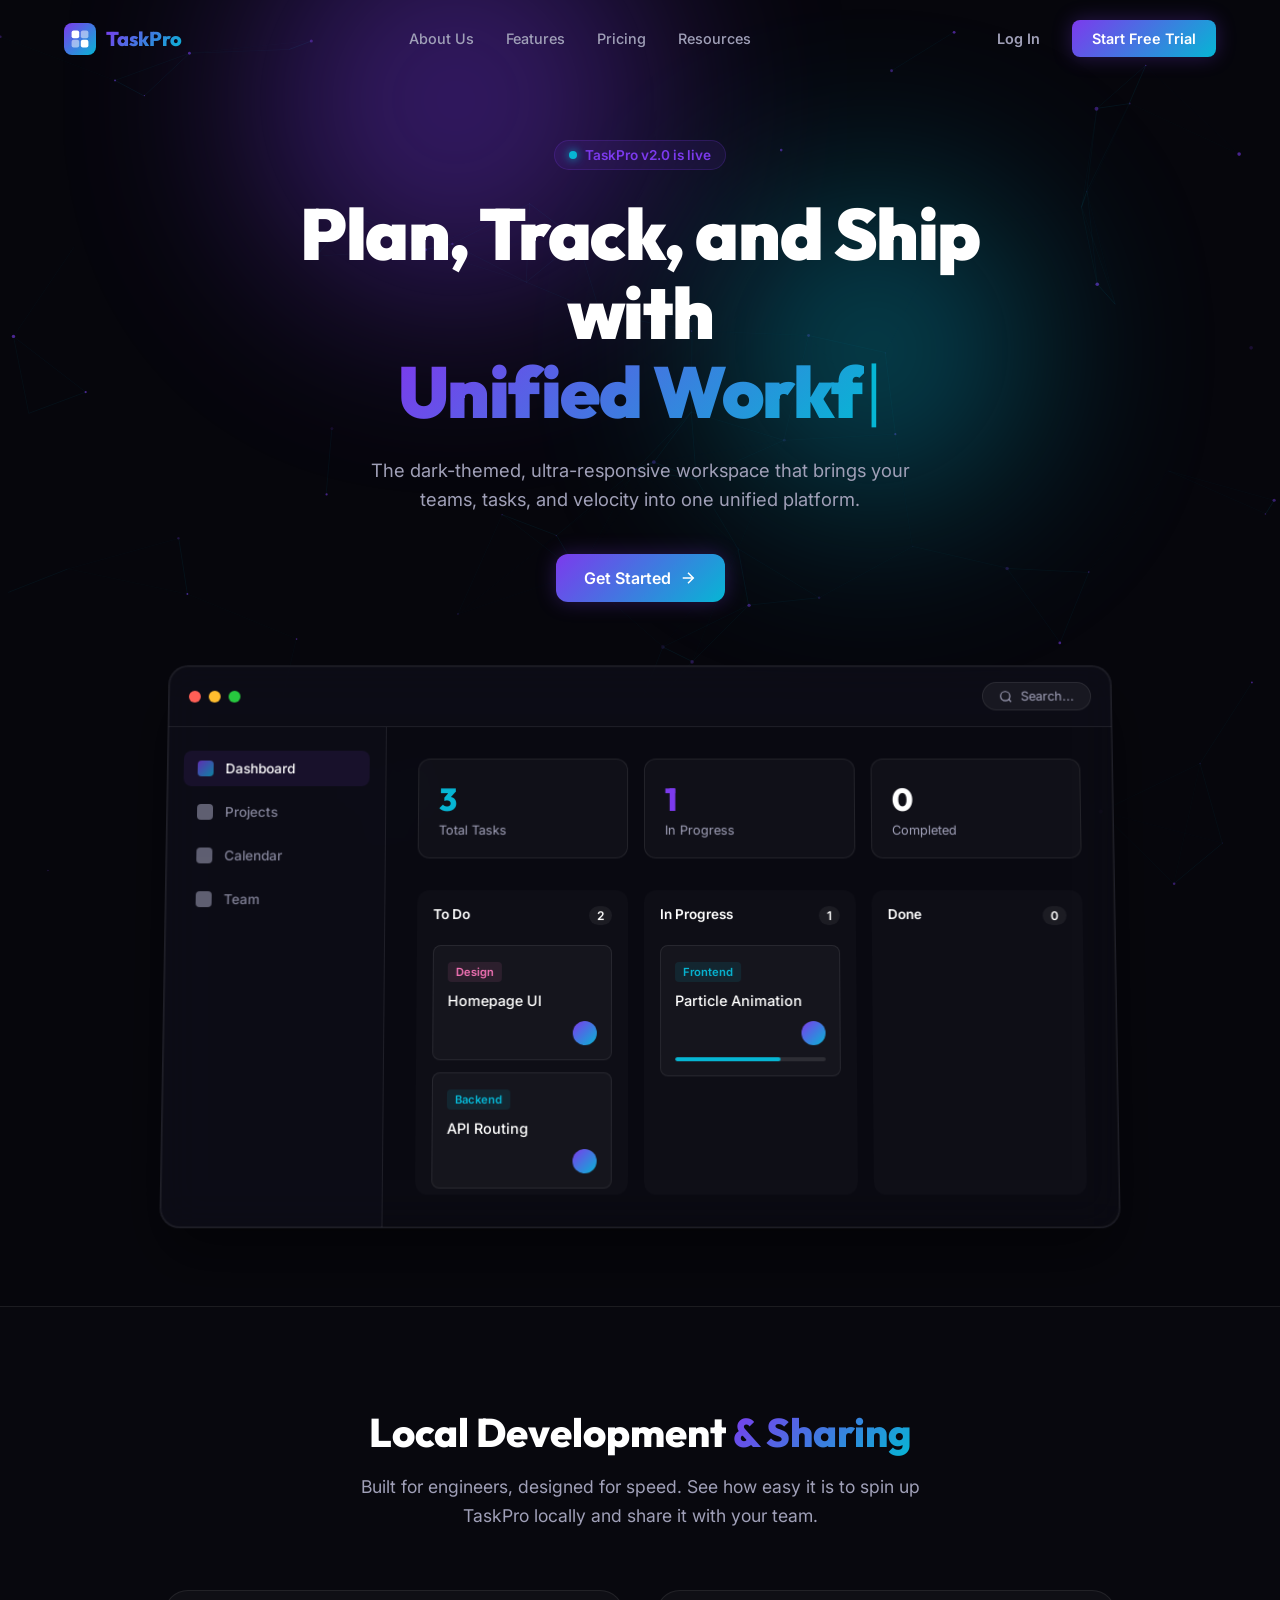
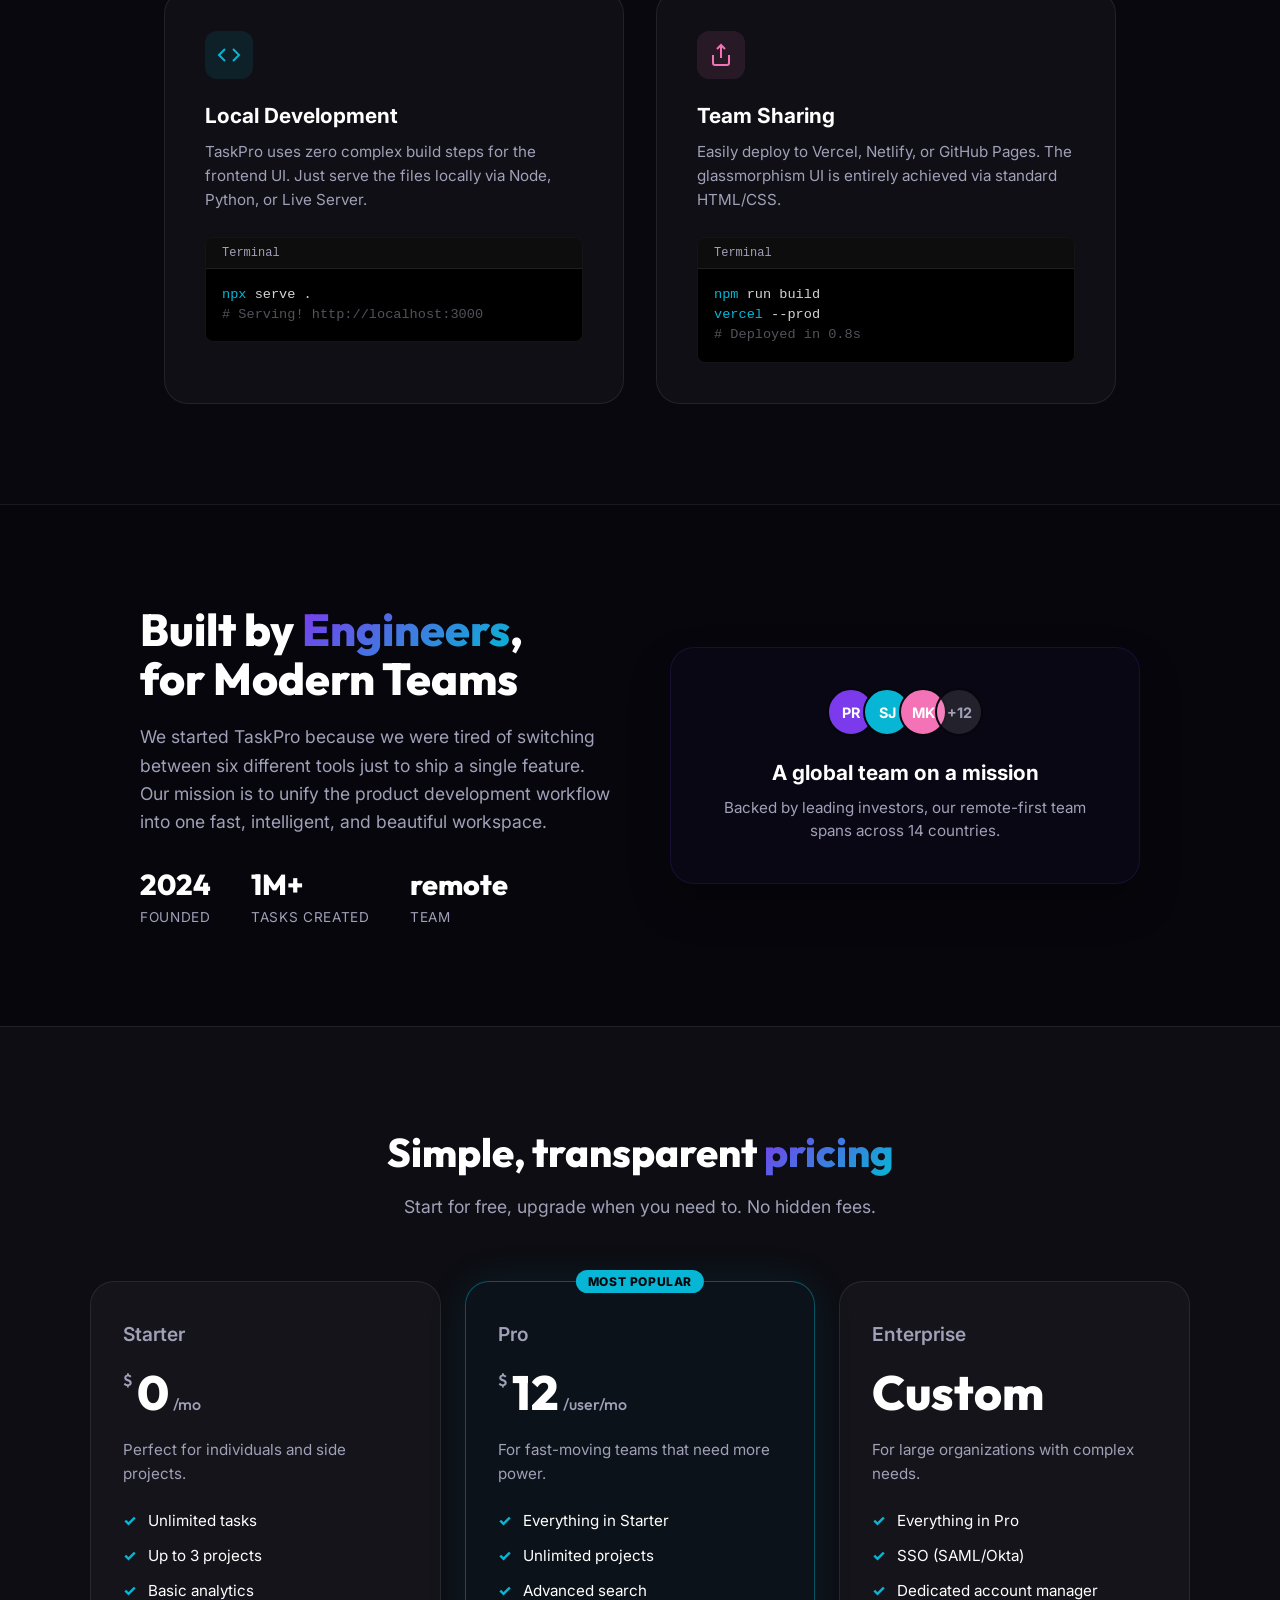
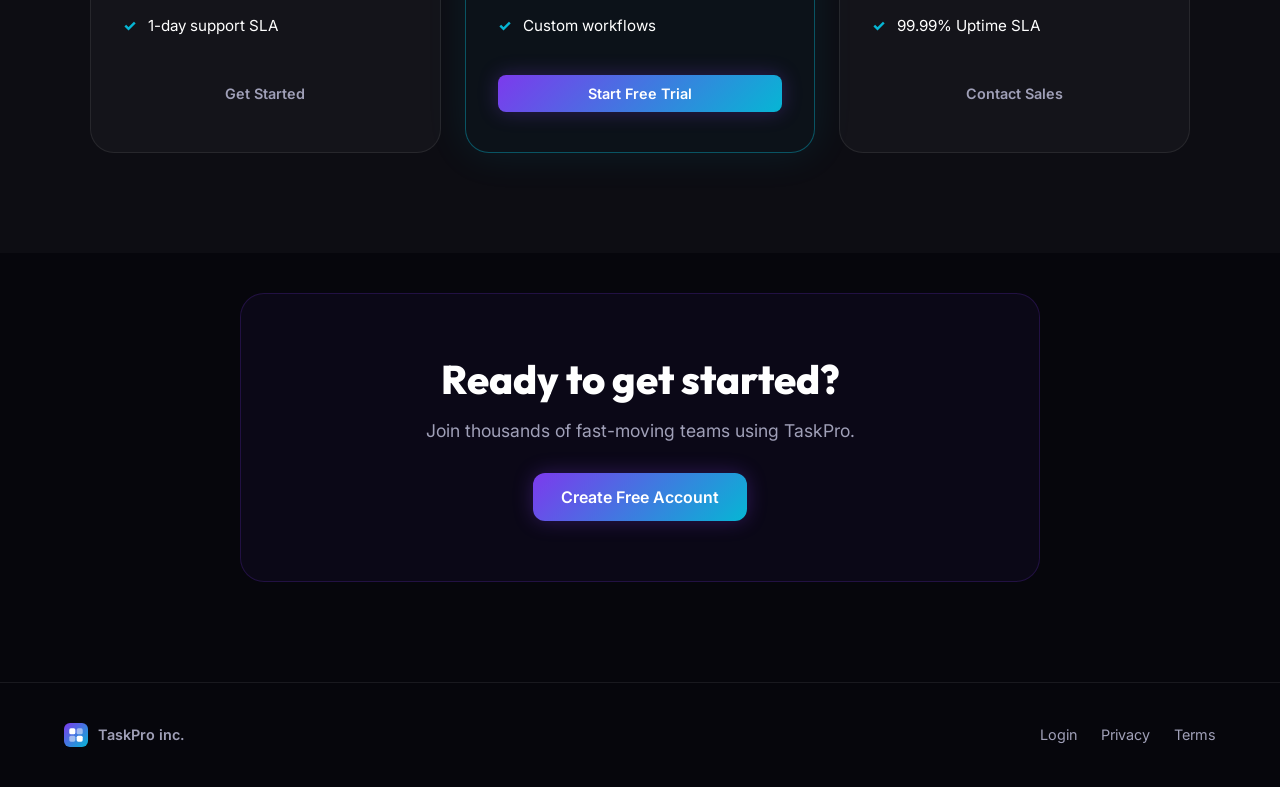
<file: index.html>
<!DOCTYPE html>
<html lang="en">
<head>
  <meta charset="UTF-8">
  <meta name="viewport" content="width=device-width, initial-scale=1.0">
  <title>TaskPro — Task Management</title>
  <link rel="stylesheet" href="css/style.css">
  <link rel="icon" href="data:image/svg+xml,<svg xmlns='http://www.w3.org/2000/svg' viewBox='0 0 100 100'><rect x='8' y='8' width='38' height='38' rx='10' fill='%237c3aed'/><rect x='54' y='8' width='38' height='38' rx='10' fill='%237c3aed' opacity='0.5'/><rect x='8' y='54' width='38' height='38' rx='10' fill='%237c3aed' opacity='0.5'/><rect x='54' y='54' width='38' height='38' rx='10' fill='%237c3aed'/></svg>">
</head>
<body>

  <!-- ========== PARTICLES BACKGROUND ========== -->
  <canvas id="hero-particles" class="particles-bg"></canvas>

  <!-- ========== NAVBAR ========== -->
  <nav class="navbar" id="navbar">
    <div class="nav-container">
      <a href="#" class="brand">
        <div class="logo-icon">
          <svg viewBox="0 0 100 100" fill="none" width="20" height="20">
            <rect x="8" y="8" width="38" height="38" rx="10" fill="white"/>
            <rect x="54" y="8" width="38" height="38" rx="10" fill="white" opacity="0.5"/>
            <rect x="8" y="54" width="38" height="38" rx="10" fill="white" opacity="0.5"/>
            <rect x="54" y="54" width="38" height="38" rx="10" fill="white"/>
          </svg>
        </div>
        <span class="brand-text">TaskPro</span>
      </a>
      <div class="nav-links">
        <a href="#about" class="nav-link">About Us</a>
        <a href="#features" class="nav-link">Features</a>
        <a href="#pricing" class="nav-link">Pricing</a>
        <a href="#dev" class="nav-link">Resources</a>
      </div>
      <div class="nav-actions">
        <a href="login.html" class="btn btn-ghost">Log In</a>
        <a href="login.html" class="btn btn-primary">Start Free Trial</a>
      </div>
    </div>
  </nav>

  <!-- ========== HERO SECTION ========== -->
  <section class="hero">
    <div class="hero-glow hero-glow-1"></div>
    <div class="hero-glow hero-glow-2"></div>
    
    <div class="hero-content reveal">
      <div class="badge">
        <span class="badge-dot"></span>
        TaskPro v2.0 is live
      </div>
      
      <h1>
        Plan, Track, and Ship with<br>
        <span class="gradient-text type-effect" id="typewriter"></span><span class="cursor">|</span>
      </h1>
      
      <p class="hero-p">
        The dark-themed, ultra-responsive workspace that brings your teams, tasks, and velocity into one unified platform.
      </p>
      
      <div class="hero-cta">
        <a href="login.html" class="btn btn-primary btn-lg shine-effect">
          Get Started
          <svg width="18" height="18" viewBox="0 0 24 24" fill="none" stroke="currentColor" stroke-width="2"><path d="M5 12h14"/><path d="m12 5 7 7-7 7"/></svg>
        </a>
      </div>
    </div>

    <!-- CSS-BASED DASHBOARD MOCKUP -->
    <div class="mockup-wrapper reveal fade-up-delay" id="features">
      <div class="dashboard-mockup glass-panel">
        <div class="mockup-header">
          <div class="mac-controls"><span></span><span></span><span></span></div>
          <div class="mockup-search"><svg width="14" height="14" viewBox="0 0 24 24" fill="none" stroke="currentColor" stroke-width="2"><circle cx="11" cy="11" r="8"/><line x1="21" y1="21" x2="16.65" y2="16.65"/></svg> Search...</div>
        </div>
        
        <div class="mockup-body">
          <div class="mockup-sidebar">
            <div class="sidebar-item active"><div class="s-icon"></div> Dashboard</div>
            <div class="sidebar-item"><div class="s-icon"></div> Projects</div>
            <div class="sidebar-item"><div class="s-icon"></div> Calendar</div>
            <div class="sidebar-item"><div class="s-icon"></div> Team</div>
          </div>
          
          <div class="mockup-content">
            <div class="mockup-stats">
              <div class="m-stat"><div class="m-stat-val">3</div><div class="m-stat-label">Total Tasks</div></div>
              <div class="m-stat"><div class="m-stat-val">1</div><div class="m-stat-label">In Progress</div></div>
              <div class="m-stat"><div class="m-stat-val">0</div><div class="m-stat-label">Completed</div></div>
            </div>
            
            <div class="mockup-kanban">
              <div class="m-col">
                <div class="m-col-header">To Do <span class="m-count">2</span></div>
                <div class="m-card">
                  <div class="m-card-tag t-design">Design</div>
                  <div class="m-card-title">Homepage UI</div>
                  <div class="m-card-footer"><div class="m-avatar"></div></div>
                </div>
                <div class="m-card">
                  <div class="m-card-tag t-dev">Backend</div>
                  <div class="m-card-title">API Routing</div>
                  <div class="m-card-footer"><div class="m-avatar"></div></div>
                </div>
              </div>
              
              <div class="m-col">
                <div class="m-col-header">In Progress <span class="m-count">1</span></div>
                <div class="m-card">
                  <div class="m-card-tag t-dev">Frontend</div>
                  <div class="m-card-title">Particle Animation</div>
                  <div class="m-card-footer"><div class="m-avatar"></div></div>
                  <div class="m-progress"><div class="m-bar" style="width: 70%"></div></div>
                </div>
              </div>
              
              <div class="m-col">
                <div class="m-col-header">Done <span class="m-count">0</span></div>
              </div>
            </div>
          </div>
        </div>
      </div>
    </div>
  </section>

  <!-- ========== DEV INSTRUCTIONS SECTION ========== -->
  <section class="dev-section" id="dev">
    <div class="container">
      <div class="section-heading reveal">
        <h2>Local Development <span class="gradient-text">& Sharing</span></h2>
        <p>Built for engineers, designed for speed. See how easy it is to spin up TaskPro locally and share it with your team.</p>
      </div>
      
      <div class="dev-grid">
        <div class="glass-card reveal">
          <div class="card-icon cyan">
            <svg width="24" height="24" viewBox="0 0 24 24" fill="none" stroke="currentColor" stroke-width="2"><polyline points="16 18 22 12 16 6"/><polyline points="8 6 2 12 8 18"/></svg>
          </div>
          <h3>Local Development</h3>
          <p>TaskPro uses zero complex build steps for the frontend UI. Just serve the files locally via Node, Python, or Live Server.</p>
          <div class="code-block">
            <div class="code-header">Terminal</div>
            <code><span class="cmd">npx</span> serve .<br><span class="comment"># Serving! http://localhost:3000</span></code>
          </div>
        </div>
        
        <div class="glass-card reveal fade-delay">
          <div class="card-icon pink">
            <svg width="24" height="24" viewBox="0 0 24 24" fill="none" stroke="currentColor" stroke-width="2"><path d="M4 12v8a2 2 0 0 0 2 2h12a2 2 0 0 0 2-2v-8"/><polyline points="16 6 12 2 8 6"/><line x1="12" y1="2" x2="12" y2="15"/></svg>
          </div>
          <h3>Team Sharing</h3>
          <p>Easily deploy to Vercel, Netlify, or GitHub Pages. The glassmorphism UI is entirely achieved via standard HTML/CSS.</p>
          <div class="code-block">
            <div class="code-header">Terminal</div>
            <code><span class="cmd">npm</span> run build<br><span class="cmd">vercel</span> --prod<br><span class="comment"># Deployed in 0.8s</span></code>
          </div>
        </div>
      </div>
    </div>
  </section>

  <!-- ========== ABOUT US SECTION ========== -->
  <section class="about-section" id="about">
    <div class="container">
      <div class="about-grid">
        <div class="about-content reveal">
          <h2>Built by <span class="gradient-text">Engineers</span>,<br>for Modern Teams</h2>
          <p>We started TaskPro because we were tired of switching between six different tools just to ship a single feature. Our mission is to unify the product development workflow into one fast, intelligent, and beautiful workspace.</p>
          <div class="about-stats">
            <div class="a-stat"><strong>2024</strong><span>Founded</span></div>
            <div class="a-stat"><strong>1M+</strong><span>Tasks Created</span></div>
            <div class="a-stat"><strong>remote</strong><span>Team</span></div>
          </div>
        </div>
        <div class="about-image reveal fade-delay">
          <div class="glass-panel team-panel">
            <div class="team-avatars">
              <div class="t-avt bg-purple">PR</div>
              <div class="t-avt bg-cyan">SJ</div>
              <div class="t-avt bg-pink">MK</div>
              <div class="t-avt bg-dark">+12</div>
            </div>
            <h3>A global team on a mission</h3>
            <p>Backed by leading investors, our remote-first team spans across 14 countries.</p>
          </div>
        </div>
      </div>
    </div>
  </section>

  <!-- ========== PRICING SECTION ========== -->
  <section class="pricing-section" id="pricing">
    <div class="container">
      <div class="section-heading reveal">
        <h2>Simple, transparent <span class="gradient-text">pricing</span></h2>
        <p>Start for free, upgrade when you need to. No hidden fees.</p>
      </div>
      
      <div class="pricing-grid">
        <div class="price-card glass-card reveal">
          <h3>Starter</h3>
          <div class="price"><span>$</span>0<span class="period">/mo</span></div>
          <p class="p-desc">Perfect for individuals and side projects.</p>
          <ul class="p-features">
            <li>Unlimited tasks</li>
            <li>Up to 3 projects</li>
            <li>Basic analytics</li>
            <li>1-day support SLA</li>
          </ul>
          <a href="#" class="btn btn-ghost btn-block">Get Started</a>
        </div>
        
        <div class="price-card glass-card popular reveal fade-delay">
          <div class="popular-badge">Most Popular</div>
          <h3>Pro</h3>
          <div class="price"><span>$</span>12<span class="period">/user/mo</span></div>
          <p class="p-desc">For fast-moving teams that need more power.</p>
          <ul class="p-features">
            <li>Everything in Starter</li>
            <li>Unlimited projects</li>
            <li>Advanced search</li>
            <li>Custom workflows</li>
          </ul>
          <a href="#" class="btn btn-primary btn-block">Start Free Trial</a>
        </div>
        
        <div class="price-card glass-card reveal fade-up-delay">
          <h3>Enterprise</h3>
          <div class="price">Custom</div>
          <p class="p-desc">For large organizations with complex needs.</p>
          <ul class="p-features">
            <li>Everything in Pro</li>
            <li>SSO (SAML/Okta)</li>
            <li>Dedicated account manager</li>
            <li>99.99% Uptime SLA</li>
          </ul>
          <a href="#" class="btn btn-ghost btn-block">Contact Sales</a>
        </div>
      </div>
    </div>
  </section>

  <!-- ========== CTA SECTION ========== -->
  <section class="cta-section reveal">
    <div class="cta-box glass-panel">
      <h2>Ready to get started?</h2>
      <p>Join thousands of fast-moving teams using TaskPro.</p>
      <a href="login.html" class="btn btn-primary btn-lg">Create Free Account</a>
    </div>
  </section>

  <!-- ========== FOOTER ========== -->
  <footer>
    <div class="container footer-content">
      <div class="footer-brand">
        <div class="logo-icon sm">
          <svg viewBox="0 0 100 100" fill="none" width="16" height="16">
            <rect x="8" y="8" width="38" height="38" rx="10" fill="white"/>
            <rect x="54" y="8" width="38" height="38" rx="10" fill="white" opacity="0.5"/>
            <rect x="8" y="54" width="38" height="38" rx="10" fill="white" opacity="0.5"/>
            <rect x="54" y="54" width="38" height="38" rx="10" fill="white"/>
          </svg>
        </div>
        <span>TaskPro inc.</span>
      </div>
      <div class="footer-links">
        <a href="login.html">Login</a>
        <a href="#">Privacy</a>
        <a href="#">Terms</a>
      </div>
    </div>
  </footer>

  <script src="js/main.js"></script>
</body>
</html>
</file>
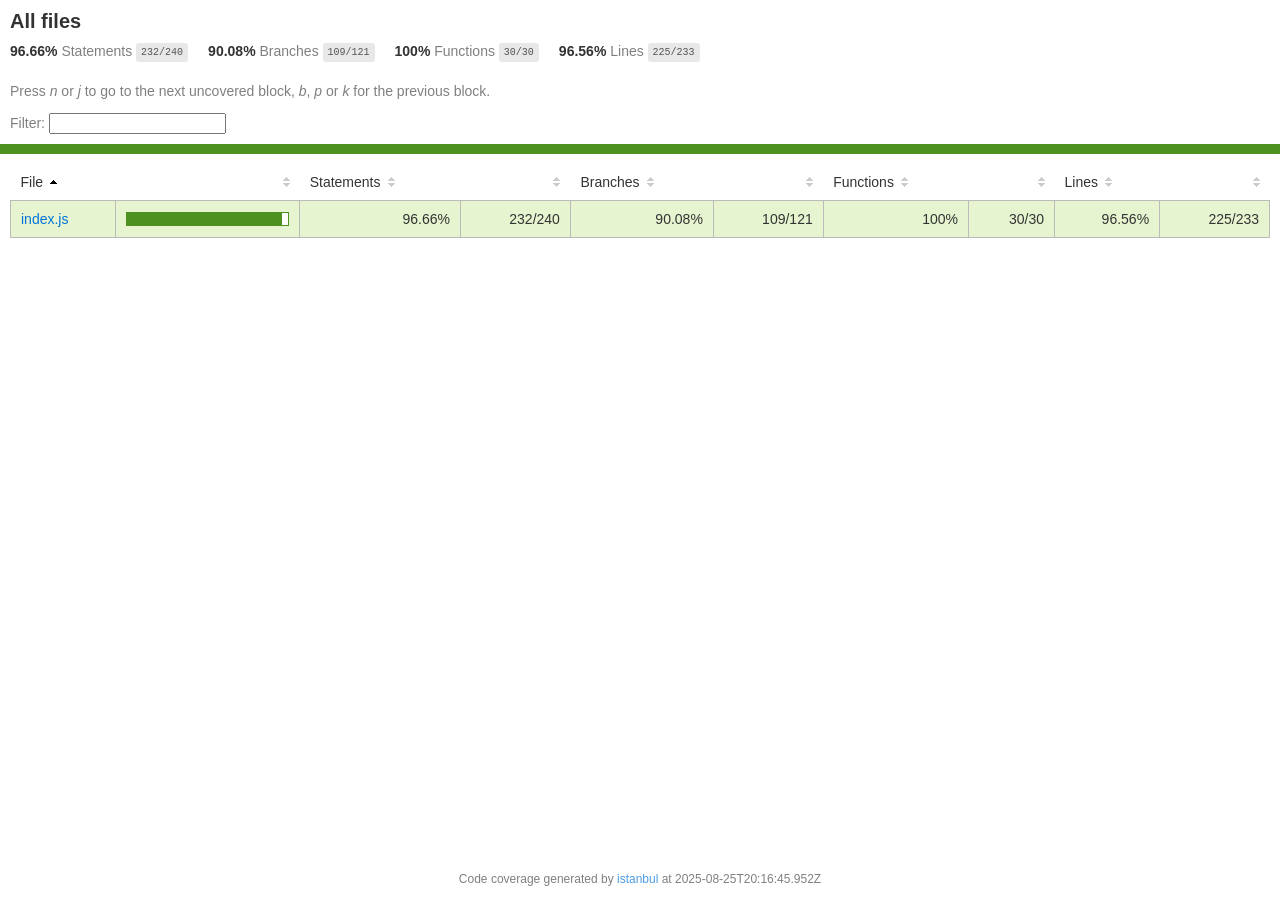
<file: backend/node_modules/kareem/coverage/lcov-report/index.html>
<!doctype html>
<html lang="en">

<head>
    <title>Code coverage report for All files</title>
    <meta charset="utf-8" />
    <link rel="stylesheet" href="prettify.css" />
    <link rel="stylesheet" href="base.css" />
    <link rel="shortcut icon" type="image/x-icon" href="favicon.png" />
    <meta name="viewport" content="width=device-width, initial-scale=1" />
    <style type='text/css'>
        .coverage-summary .sorter {
            background-image: url(sort-arrow-sprite.png);
        }
    </style>
</head>
    
<body>
<div class='wrapper'>
    <div class='pad1'>
        <h1>All files</h1>
        <div class='clearfix'>
            
            <div class='fl pad1y space-right2'>
                <span class="strong">96.66% </span>
                <span class="quiet">Statements</span>
                <span class='fraction'>232/240</span>
            </div>
        
            
            <div class='fl pad1y space-right2'>
                <span class="strong">90.08% </span>
                <span class="quiet">Branches</span>
                <span class='fraction'>109/121</span>
            </div>
        
            
            <div class='fl pad1y space-right2'>
                <span class="strong">100% </span>
                <span class="quiet">Functions</span>
                <span class='fraction'>30/30</span>
            </div>
        
            
            <div class='fl pad1y space-right2'>
                <span class="strong">96.56% </span>
                <span class="quiet">Lines</span>
                <span class='fraction'>225/233</span>
            </div>
        
            
        </div>
        <p class="quiet">
            Press <em>n</em> or <em>j</em> to go to the next uncovered block, <em>b</em>, <em>p</em> or <em>k</em> for the previous block.
        </p>
        <template id="filterTemplate">
            <div class="quiet">
                Filter:
                <input type="search" id="fileSearch">
            </div>
        </template>
    </div>
    <div class='status-line high'></div>
    <div class="pad1">
<table class="coverage-summary">
<thead>
<tr>
   <th data-col="file" data-fmt="html" data-html="true" class="file">File</th>
   <th data-col="pic" data-type="number" data-fmt="html" data-html="true" class="pic"></th>
   <th data-col="statements" data-type="number" data-fmt="pct" class="pct">Statements</th>
   <th data-col="statements_raw" data-type="number" data-fmt="html" class="abs"></th>
   <th data-col="branches" data-type="number" data-fmt="pct" class="pct">Branches</th>
   <th data-col="branches_raw" data-type="number" data-fmt="html" class="abs"></th>
   <th data-col="functions" data-type="number" data-fmt="pct" class="pct">Functions</th>
   <th data-col="functions_raw" data-type="number" data-fmt="html" class="abs"></th>
   <th data-col="lines" data-type="number" data-fmt="pct" class="pct">Lines</th>
   <th data-col="lines_raw" data-type="number" data-fmt="html" class="abs"></th>
</tr>
</thead>
<tbody><tr>
	<td class="file high" data-value="index.js"><a href="index.js.html">index.js</a></td>
	<td data-value="96.66" class="pic high">
	<div class="chart"><div class="cover-fill" style="width: 96%"></div><div class="cover-empty" style="width: 4%"></div></div>
	</td>
	<td data-value="96.66" class="pct high">96.66%</td>
	<td data-value="240" class="abs high">232/240</td>
	<td data-value="90.08" class="pct high">90.08%</td>
	<td data-value="121" class="abs high">109/121</td>
	<td data-value="100" class="pct high">100%</td>
	<td data-value="30" class="abs high">30/30</td>
	<td data-value="96.56" class="pct high">96.56%</td>
	<td data-value="233" class="abs high">225/233</td>
	</tr>

</tbody>
</table>
</div>
                <div class='push'></div><!-- for sticky footer -->
            </div><!-- /wrapper -->
            <div class='footer quiet pad2 space-top1 center small'>
                Code coverage generated by
                <a href="https://istanbul.js.org/" target="_blank" rel="noopener noreferrer">istanbul</a>
                at 2025-08-25T20:16:45.952Z
            </div>
        <script src="prettify.js"></script>
        <script>
            window.onload = function () {
                prettyPrint();
            };
        </script>
        <script src="sorter.js"></script>
        <script src="block-navigation.js"></script>
    </body>
</html>
</file>
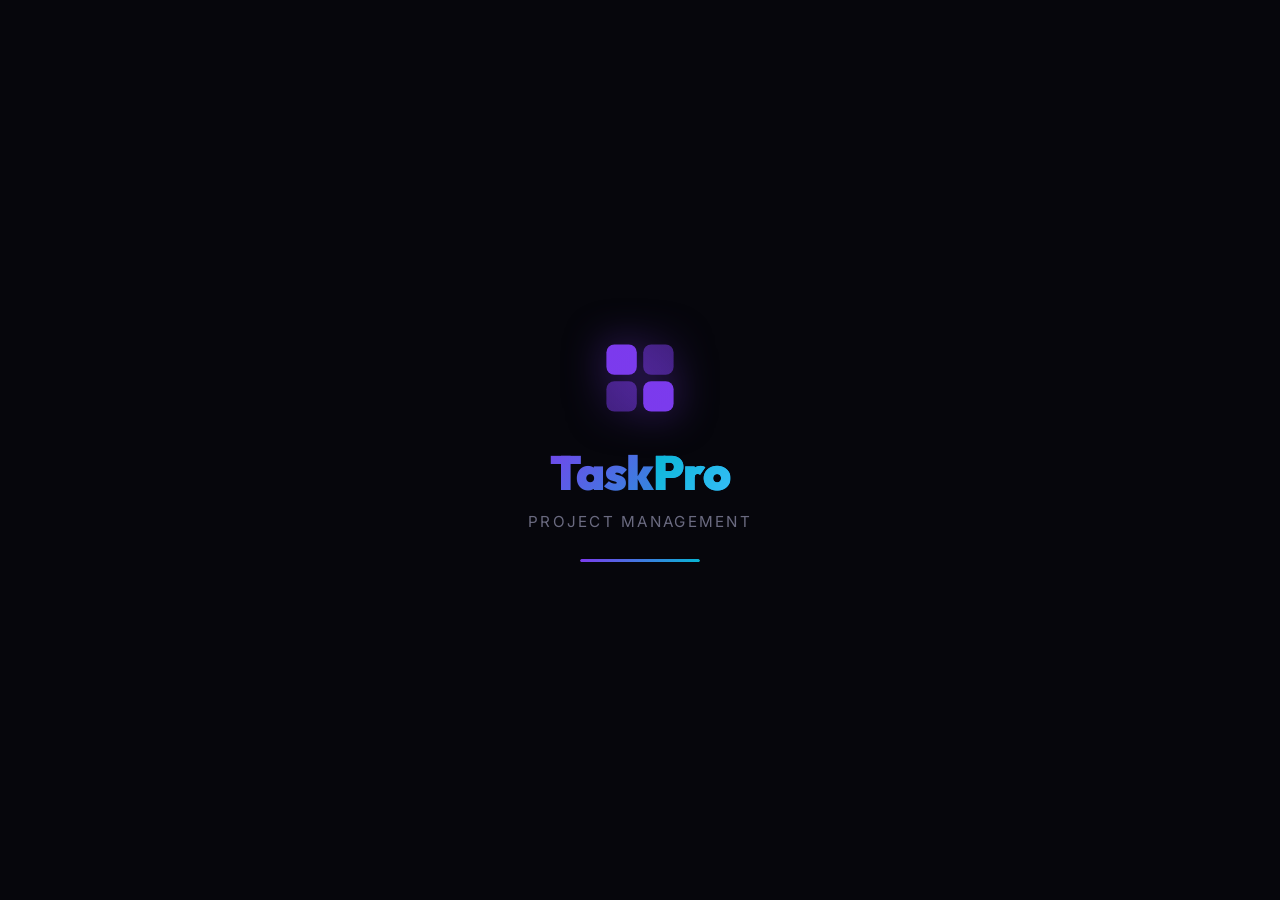
<file: dashboard.html>
<!DOCTYPE html>
<html lang="en">
<head>
  <meta charset="UTF-8">
  <meta name="viewport" content="width=device-width, initial-scale=1.0">
  <meta name="description" content="TaskPro Dashboard — Manage your projects, track progress, and collaborate with your team.">
  <title>Dashboard — TaskPro</title>
  <link rel="stylesheet" href="css/dashboard.css">
  <link rel="icon" href="data:image/svg+xml,<svg xmlns='http://www.w3.org/2000/svg' viewBox='0 0 100 100'><rect x='8' y='8' width='38' height='38' rx='10' fill='%237c3aed'/><rect x='54' y='8' width='38' height='38' rx='10' fill='%237c3aed' opacity='0.5'/><rect x='8' y='54' width='38' height='38' rx='10' fill='%237c3aed' opacity='0.5'/><rect x='54' y='54' width='38' height='38' rx='10' fill='%237c3aed'/></svg>">
</head>
<body>

  <!-- ========== SIDEBAR ========== -->
  <aside class="sidebar" id="sidebar">
    <div class="sidebar-header">
      <a href="index.html" class="sidebar-logo">
        <div class="sidebar-logo-icon">
          <svg viewBox="0 0 100 100" fill="none" width="22" height="22">
            <rect x="8" y="8" width="38" height="38" rx="10" fill="white"/>
            <rect x="54" y="8" width="38" height="38" rx="10" fill="white" opacity="0.5"/>
            <rect x="8" y="54" width="38" height="38" rx="10" fill="white" opacity="0.5"/>
            <rect x="54" y="54" width="38" height="38" rx="10" fill="white"/>
          </svg>
        </div>
        <span class="sidebar-logo-text">TaskPro</span>
      </a>
      <button class="sidebar-toggle" id="sidebarToggle" aria-label="Toggle sidebar">
        <svg width="18" height="18" viewBox="0 0 24 24" fill="none" stroke="currentColor" stroke-width="2" stroke-linecap="round" stroke-linejoin="round">
          <polyline points="11 17 6 12 11 7"></polyline>
          <polyline points="18 17 13 12 18 7"></polyline>
        </svg>
      </button>
    </div>

    <nav class="sidebar-nav">
      <div class="nav-section-label">Main</div>
      <a href="dashboard.html" class="nav-item active">
        <svg width="20" height="20" viewBox="0 0 24 24" fill="none" stroke="currentColor" stroke-width="2"><rect x="3" y="3" width="7" height="7"/><rect x="14" y="3" width="7" height="7"/><rect x="14" y="14" width="7" height="7"/><rect x="3" y="14" width="7" height="7"/></svg>
        <span>Dashboard</span>
      </a>
      <a href="projects.html" class="nav-item">
        <svg width="20" height="20" viewBox="0 0 24 24" fill="none" stroke="currentColor" stroke-width="2"><path d="M22 19a2 2 0 0 1-2 2H4a2 2 0 0 1-2-2V5a2 2 0 0 1 2-2h5l2 3h9a2 2 0 0 1 2 2z"/></svg>
        <span>Projects</span>
      </a>
      <a href="#" class="nav-item" data-tooltip="My Tasks">
        <svg width="20" height="20" viewBox="0 0 24 24" fill="none" stroke="currentColor" stroke-width="2" stroke-linecap="round" stroke-linejoin="round"><path d="M9 11l3 3L22 4"></path><path d="M21 12v7a2 2 0 0 1-2 2H5a2 2 0 0 1-2-2V5a2 2 0 0 1 2-2h11"></path></svg>
        <span class="nav-label">My Tasks</span>
      </a>
      <a href="#" class="nav-item" data-tooltip="Calendar">
        <svg width="20" height="20" viewBox="0 0 24 24" fill="none" stroke="currentColor" stroke-width="2" stroke-linecap="round" stroke-linejoin="round"><rect x="3" y="4" width="18" height="18" rx="2" ry="2"></rect><line x1="16" y1="2" x2="16" y2="6"></line><line x1="8" y1="2" x2="8" y2="6"></line><line x1="3" y1="10" x2="21" y2="10"></line></svg>
        <span class="nav-label">Calendar</span>
      </a>

      <div class="nav-section-label">Projects</div>
      <div id="sidebarProjectList">
        <!-- Projects will be injected here -->
        <div class="nav-item loading-nav">Loading projects...</div>
      </div>

      <div class="nav-section-label">Workspace</div>
      <a href="#" class="nav-item" data-tooltip="Analytics">
        <svg width="20" height="20" viewBox="0 0 24 24" fill="none" stroke="currentColor" stroke-width="2" stroke-linecap="round" stroke-linejoin="round"><line x1="18" y1="20" x2="18" y2="10"></line><line x1="12" y1="20" x2="12" y2="4"></line><line x1="6" y1="20" x2="6" y2="14"></line></svg>
        <span class="nav-label">Analytics</span>
      </a>
      <a href="#" class="nav-item" data-tooltip="Team">
        <svg width="20" height="20" viewBox="0 0 24 24" fill="none" stroke="currentColor" stroke-width="2" stroke-linecap="round" stroke-linejoin="round"><path d="M17 21v-2a4 4 0 0 0-4-4H5a4 4 0 0 0-4 4v2"></path><circle cx="9" cy="7" r="4"></circle><path d="M23 21v-2a4 4 0 0 0-3-3.87"></path><path d="M16 3.13a4 4 0 0 1 0 7.75"></path></svg>
        <span class="nav-label">Team</span>
      </a>
      <a href="#" class="nav-item" data-tooltip="Settings">
        <svg width="20" height="20" viewBox="0 0 24 24" fill="none" stroke="currentColor" stroke-width="2" stroke-linecap="round" stroke-linejoin="round"><circle cx="12" cy="12" r="3"></circle><path d="M19.4 15a1.65 1.65 0 0 0 .33 1.82l.06.06a2 2 0 0 1 0 2.83 2 2 0 0 1-2.83 0l-.06-.06a1.65 1.65 0 0 0-1.82-.33 1.65 1.65 0 0 0-1 1.51V21a2 2 0 0 1-2 2 2 2 0 0 1-2-2v-.09A1.65 1.65 0 0 0 9 19.4a1.65 1.65 0 0 0-1.82.33l-.06.06a2 2 0 0 1-2.83 0 2 2 0 0 1 0-2.83l.06-.06A1.65 1.65 0 0 0 4.68 15a1.65 1.65 0 0 0-1.51-1H3a2 2 0 0 1-2-2 2 2 0 0 1 2-2h.09A1.65 1.65 0 0 0 4.6 9a1.65 1.65 0 0 0-.33-1.82l-.06-.06a2 2 0 0 1 0-2.83 2 2 0 0 1 2.83 0l.06.06A1.65 1.65 0 0 0 9 4.68a1.65 1.65 0 0 0 1-1.51V3a2 2 0 0 1 2-2 2 2 0 0 1 2 2v.09a1.65 1.65 0 0 0 1 1.51 1.65 1.65 0 0 0 1.82-.33l.06-.06a2 2 0 0 1 2.83 0 2 2 0 0 1 0 2.83l-.06.06A1.65 1.65 0 0 0 19.4 9a1.65 1.65 0 0 0 1.51 1H21a2 2 0 0 1 2 2 2 2 0 0 1-2 2h-.09a1.65 1.65 0 0 0-1.51 1z"></path></svg>
        <span class="nav-label">Settings</span>
      </a>
    </nav>

    <div class="sidebar-footer">
      <div class="sidebar-user">
        <div class="sidebar-user-avatar" id="userAvatar">U</div>
        <div class="sidebar-user-info">
          <div class="sidebar-user-name" id="userName">User</div>
          <div class="sidebar-user-role">Admin</div>
        </div>
        <a href="login.html" class="sidebar-logout" title="Log out">
          <svg width="16" height="16" viewBox="0 0 24 24" fill="none" stroke="currentColor" stroke-width="2" stroke-linecap="round" stroke-linejoin="round"><path d="M9 21H5a2 2 0 0 1-2-2V5a2 2 0 0 1 2-2h4"></path><polyline points="16 17 21 12 16 7"></polyline><line x1="21" y1="12" x2="9" y2="12"></line></svg>
        </a>
      </div>
    </div>
  </aside>

  <!-- ========== MAIN CONTENT ========== -->
  <main class="main-content" id="mainContent">

    <!-- Top Bar -->
    <header class="topbar">
      <button class="mobile-menu-btn" id="mobileMenuBtn" aria-label="Open menu">
        <svg width="22" height="22" viewBox="0 0 24 24" fill="none" stroke="currentColor" stroke-width="2" stroke-linecap="round"><line x1="3" y1="6" x2="21" y2="6"/><line x1="3" y1="12" x2="21" y2="12"/><line x1="3" y1="18" x2="21" y2="18"/></svg>
      </button>
      <div class="topbar-search">
        <svg width="16" height="16" viewBox="0 0 24 24" fill="none" stroke="currentColor" stroke-width="2" stroke-linecap="round" stroke-linejoin="round"><circle cx="11" cy="11" r="8"></circle><line x1="21" y1="21" x2="16.65" y2="16.65"></line></svg>
        <input type="text" id="searchInput" placeholder="Search tasks, projects, team members...">
        <kbd>⌘K</kbd>
      </div>
      <div class="topbar-actions">
        <button class="topbar-btn" id="notifBtn" aria-label="Notifications">
          <svg width="20" height="20" viewBox="0 0 24 24" fill="none" stroke="currentColor" stroke-width="2" stroke-linecap="round" stroke-linejoin="round"><path d="M18 8A6 6 0 0 0 6 8c0 7-3 9-3 9h18s-3-2-3-9"></path><path d="M13.73 21a2 2 0 0 1-3.46 0"></path></svg>
          <span class="notif-badge">3</span>
        </button>
        <button class="topbar-btn" aria-label="Help">
          <svg width="20" height="20" viewBox="0 0 24 24" fill="none" stroke="currentColor" stroke-width="2" stroke-linecap="round" stroke-linejoin="round"><circle cx="12" cy="12" r="10"></circle><path d="M9.09 9a3 3 0 0 1 5.83 1c0 2-3 3-3 3"></path><line x1="12" y1="17" x2="12.01" y2="17"></line></svg>
        </button>
      </div>
    </header>

    <!-- Dashboard Content -->
    <div class="dashboard-content">

      <!-- Welcome Header -->
      <div class="welcome-section">
        <div>
          <h1 id="dashboardTitle">Welcome back, <span id="welcomeName">User</span></h1>
          <p id="dashboardSubtitle">Here's what's happening with your projects today.</p>
          <button id="clearProjectFilter" class="btn btn-ghost hidden" style="margin-top: 8px; font-size: 0.8rem; padding: 4px 12px;">
            <svg width="12" height="12" viewBox="0 0 24 24" fill="none" stroke="currentColor" stroke-width="2"><path d="M18 6L6 18M6 6l12 12"/></svg>
            Clear Filter
          </button>
        </div>
        <button class="btn-new-project" id="newTaskBtn">
          <svg width="16" height="16" viewBox="0 0 24 24" fill="none" stroke="currentColor" stroke-width="2.5" stroke-linecap="round"><line x1="12" y1="5" x2="12" y2="19"/><line x1="5" y1="12" x2="19" y2="12"/></svg>
          New Task
        </button>
      </div>

      <!-- Stat Cards -->
      <div class="stats-grid">
        <div class="stat-card anim-fade-up" style="--delay: 0.05s">
          <div class="stat-card-header">
            <div class="stat-icon purple">
              <svg width="20" height="20" viewBox="0 0 24 24" fill="none" stroke="currentColor" stroke-width="2" stroke-linecap="round" stroke-linejoin="round"><path d="M14 2H6a2 2 0 0 0-2 2v16a2 2 0 0 0 2 2h12a2 2 0 0 0 2-2V8z"></path><polyline points="14 2 14 8 20 8"></polyline><line x1="16" y1="13" x2="8" y2="13"></line><line x1="16" y1="17" x2="8" y2="17"></line></svg>
            </div>
            <span class="stat-trend up">↑ 12%</span>
          </div>
          <div class="stat-value" data-target="124">0</div>
          <div class="stat-label">Total Tasks</div>
          <div class="stat-bar"><div class="stat-bar-fill purple" style="width: 78%"></div></div>
        </div>

        <div class="stat-card anim-fade-up" style="--delay: 0.1s">
          <div class="stat-card-header">
            <div class="stat-icon cyan">
              <svg width="20" height="20" viewBox="0 0 24 24" fill="none" stroke="currentColor" stroke-width="2" stroke-linecap="round" stroke-linejoin="round"><polyline points="23 4 23 10 17 10"></polyline><path d="M20.49 15a9 9 0 1 1-2.12-9.36L23 10"></path></svg>
            </div>
            <span class="stat-trend up">↑ 8%</span>
          </div>
          <div class="stat-value" data-target="42">0</div>
          <div class="stat-label">In Progress</div>
          <div class="stat-bar"><div class="stat-bar-fill cyan" style="width: 54%"></div></div>
        </div>

        <div class="stat-card anim-fade-up" style="--delay: 0.15s">
          <div class="stat-card-header">
            <div class="stat-icon green">
              <svg width="20" height="20" viewBox="0 0 24 24" fill="none" stroke="currentColor" stroke-width="2" stroke-linecap="round" stroke-linejoin="round"><path d="M22 11.08V12a10 10 0 1 1-5.93-9.14"></path><polyline points="22 4 12 14.01 9 11.01"></polyline></svg>
            </div>
            <span class="stat-trend up">↑ 24%</span>
          </div>
          <div class="stat-value" data-target="67">0</div>
          <div class="stat-label">Completed</div>
          <div class="stat-bar"><div class="stat-bar-fill green" style="width: 67%"></div></div>
        </div>

        <div class="stat-card anim-fade-up" style="--delay: 0.2s">
          <div class="stat-card-header">
            <div class="stat-icon red">
              <svg width="20" height="20" viewBox="0 0 24 24" fill="none" stroke="currentColor" stroke-width="2" stroke-linecap="round" stroke-linejoin="round"><circle cx="12" cy="12" r="10"></circle><line x1="12" y1="8" x2="12" y2="12"></line><line x1="12" y1="16" x2="12.01" y2="16"></line></svg>
            </div>
            <span class="stat-trend down">↑ 3%</span>
          </div>
          <div class="stat-value" data-target="15">0</div>
          <div class="stat-label">Overdue</div>
          <div class="stat-bar"><div class="stat-bar-fill red" style="width: 22%"></div></div>
        </div>
      </div>

      <!-- Kanban Board -->
      <div class="section-title anim-fade-up" style="--delay: 0.25s">
        <h2>Project Board</h2>
        <div class="section-actions">
          <button class="filter-btn active">All</button>
          <button class="filter-btn">Design</button>
          <button class="filter-btn">Frontend</button>
          <button class="filter-btn">Backend</button>
        </div>
      </div>

      <div class="kanban-board anim-fade-up" style="--delay: 0.3s">
        <!-- To Do Column -->
        <div class="kanban-col">
          <div class="kanban-col-header">
            <div class="kanban-col-title">
              <span class="col-dot purple"></span>
              To Do
            </div>
            <span class="kanban-count">4</span>
          </div>
          <div class="kanban-cards" id="todo-cards" ondrop="drop(event, 'todo')" ondragover="allowDrop(event)">
            <!-- Tasks will be rendered here -->
          </div>
        </div>

        <!-- In Progress Column -->
        <div class="kanban-col">
          <div class="kanban-col-header">
            <div class="kanban-col-title">
              <span class="col-dot cyan"></span>
              In Progress
            </div>
            <span class="kanban-count">3</span>
          </div>
          <div class="kanban-cards" id="inprogress-cards" ondrop="drop(event, 'in-progress')" ondragover="allowDrop(event)">
            <!-- Tasks will be rendered here -->
          </div>
        </div>

        <!-- Done Column -->
        <div class="kanban-col">
          <div class="kanban-col-header">
            <div class="kanban-col-title">
              <span class="col-dot green"></span>
              Done
            </div>
            <span class="kanban-count">3</span>
          </div>
          <div class="kanban-cards" id="done-cards" ondrop="drop(event, 'done')" ondragover="allowDrop(event)">
            <!-- Tasks will be rendered here -->
          </div>
        </div>
      </div>

      <!-- Bottom Row -->
      <div class="bottom-grid">

        <!-- Activity Timeline -->
        <div class="panel activity-panel anim-fade-up" style="--delay: 0.35s">
          <div class="panel-header">
            <h3>Recent Activity</h3>
            <a href="#" class="panel-link">View all</a>
          </div>
          <div class="activity-list">
            <div class="activity-item">
              <div class="activity-avatar" style="background:#7c3aed">P</div>
              <div class="activity-body">
                <p><strong>Pritam</strong> completed <span class="activity-highlight">CI/CD pipeline setup</span></p>
                <span class="activity-time">2 minutes ago</span>
              </div>
            </div>
            <div class="activity-item">
              <div class="activity-avatar" style="background:#06b6d4">R</div>
              <div class="activity-body">
                <p><strong>Rahul</strong> commented on <span class="activity-highlight">Payment integration</span></p>
                <span class="activity-time">15 minutes ago</span>
              </div>
            </div>
            <div class="activity-item">
              <div class="activity-avatar" style="background:#f472b6">S</div>
              <div class="activity-body">
                <p><strong>Sneha</strong> moved <span class="activity-highlight">User auth flow</span> to In Progress</p>
                <span class="activity-time">1 hour ago</span>
              </div>
            </div>
            <div class="activity-item">
              <div class="activity-avatar" style="background:#34d399">M</div>
              <div class="activity-body">
                <p><strong>Mike</strong> created a new project <span class="activity-highlight">Mobile App v3</span></p>
                <span class="activity-time">3 hours ago</span>
              </div>
            </div>
            <div class="activity-item">
              <div class="activity-avatar" style="background:#7c3aed">A</div>
              <div class="activity-body">
                <p><strong>Ananya</strong> uploaded <span class="activity-highlight">Brand guidelines v2.pdf</span></p>
                <span class="activity-time">5 hours ago</span>
              </div>
            </div>
          </div>
        </div>

        <!-- Team Members -->
        <div class="panel team-panel anim-fade-up" style="--delay: 0.4s">
          <div class="panel-header">
            <h3>Team Members</h3>
            <a href="#" class="panel-link">Manage</a>
          </div>
          <div class="team-list">
            <div class="team-member">
              <div class="team-avatar-wrap">
                <div class="team-avatar" style="background:#7c3aed">P</div>
                <span class="team-status online"></span>
              </div>
              <div class="team-info">
                <div class="team-name">Pritam Rout</div>
                <div class="team-role">Full Stack Developer</div>
              </div>
              <span class="team-tasks">8 tasks</span>
            </div>
            <div class="team-member">
              <div class="team-avatar-wrap">
                <div class="team-avatar" style="background:#06b6d4">R</div>
                <span class="team-status online"></span>
              </div>
              <div class="team-info">
                <div class="team-name">Rahul Sharma</div>
                <div class="team-role">Backend Engineer</div>
              </div>
              <span class="team-tasks">6 tasks</span>
            </div>
            <div class="team-member">
              <div class="team-avatar-wrap">
                <div class="team-avatar" style="background:#f472b6">S</div>
                <span class="team-status online"></span>
              </div>
              <div class="team-info">
                <div class="team-name">Sneha Patel</div>
                <div class="team-role">Frontend Developer</div>
              </div>
              <span class="team-tasks">5 tasks</span>
            </div>
            <div class="team-member">
              <div class="team-avatar-wrap">
                <div class="team-avatar" style="background:#7c3aed">A</div>
                <span class="team-status away"></span>
              </div>
              <div class="team-info">
                <div class="team-name">Ananya Das</div>
                <div class="team-role">UI/UX Designer</div>
              </div>
              <span class="team-tasks">4 tasks</span>
            </div>
            <div class="team-member">
              <div class="team-avatar-wrap">
                <div class="team-avatar" style="background:#34d399">M</div>
                <span class="team-status offline"></span>
              </div>
              <div class="team-info">
                <div class="team-name">Mike Johnson</div>
                <div class="team-role">DevOps Engineer</div>
              </div>
              <span class="team-tasks">3 tasks</span>
            </div>
          </div>
        </div>
      </div>

    </div>
  </main>

  <!-- Task Modal -->
  <div id="taskModal" class="modal">
    <div class="modal-content glass-panel">
      <h3>Create New Task</h3>
      <form id="taskForm">
        <div class="form-group">
          <label for="taskTitle">Title</label>
          <input type="text" id="taskTitle" required placeholder="Enter task title">
        </div>
        <div class="form-group">
          <label for="taskDesc">Description</label>
          <textarea id="taskDesc" placeholder="Enter task description"></textarea>
        </div>
        <div class="form-group">
          <label for="taskStatus">Status</label>
          <select id="taskStatus">
            <option value="todo">To Do</option>
            <option value="in-progress">In Progress</option>
            <option value="done">Done</option>
          </select>
        </div>
        <div class="form-group">
          <label for="taskProject">Assign to Project</label>
          <select id="taskProject">
            <option value="">No Project (General)</option>
            <!-- Project options will be injected here -->
          </select>
        </div>
        <div class="modal-actions">
          <button type="button" class="btn btn-ghost" id="closeModal">Cancel</button>
          <button type="submit" class="btn btn-primary" id="saveTaskBtn">Save Task</button>
        </div>
      </form>
    </div>
  </div>

  <div id="toast" class="toast"></div>

  <style>
    .modal {
      display: none; position: fixed; z-index: 1000; left: 0; top: 0; width: 100%; height: 100%;
      background: rgba(0,0,0,0.8); backdrop-filter: blur(4px); align-items: center; justify-content: center;
    }
    .modal.active { display: flex; }
    .modal-content { width: 400px; padding: 32px; border-radius: 20px; border: 1px solid var(--border); }
    .form-group { margin-bottom: 20px; }
    .form-group label { display: block; margin-bottom: 8px; font-size: 0.9rem; color: var(--text-muted); }
    .form-group input, .form-group textarea, .form-group select {
      width: 100%; padding: 12px; background: rgba(255,255,255,0.05); border: 1px solid var(--border);
      border-radius: 8px; color: white; outline: none; transition: border-color 0.3s;
    }
    .form-group input:focus, .form-group textarea:focus, .form-group select:focus { border-color: var(--purple); }
    .modal-actions { display: flex; justify-content: flex-end; gap: 12px; margin-top: 24px; }
    .toast {
      position: fixed; bottom: 32px; right: 32px; padding: 12px 24px; background: var(--purple);
      color: white; border-radius: 8px; transform: translateY(100px); transition: transform 0.3s cubic-bezier(0.18, 0.89, 0.32, 1.28); z-index: 2000;
    }
    .toast.show { transform: translateY(0); }
    .kanban-card { cursor: grab; }
    .kanban-card:active { cursor: grabbing; }
    .kanban-card-top { display: flex; justify-content: space-between; align-items: flex-start; margin-bottom: 12px; }
    .delete-task { background: none; border: none; color: var(--text-muted); cursor: pointer; padding: 4px; border-radius: 4px; transition: all 0.2s; }
    .delete-task:hover { color: #ff5f56; background: rgba(255, 95, 86, 0.1); }
  </style>

  <script src="js/dashboard.js"></script>
</body>
</html>
</file>
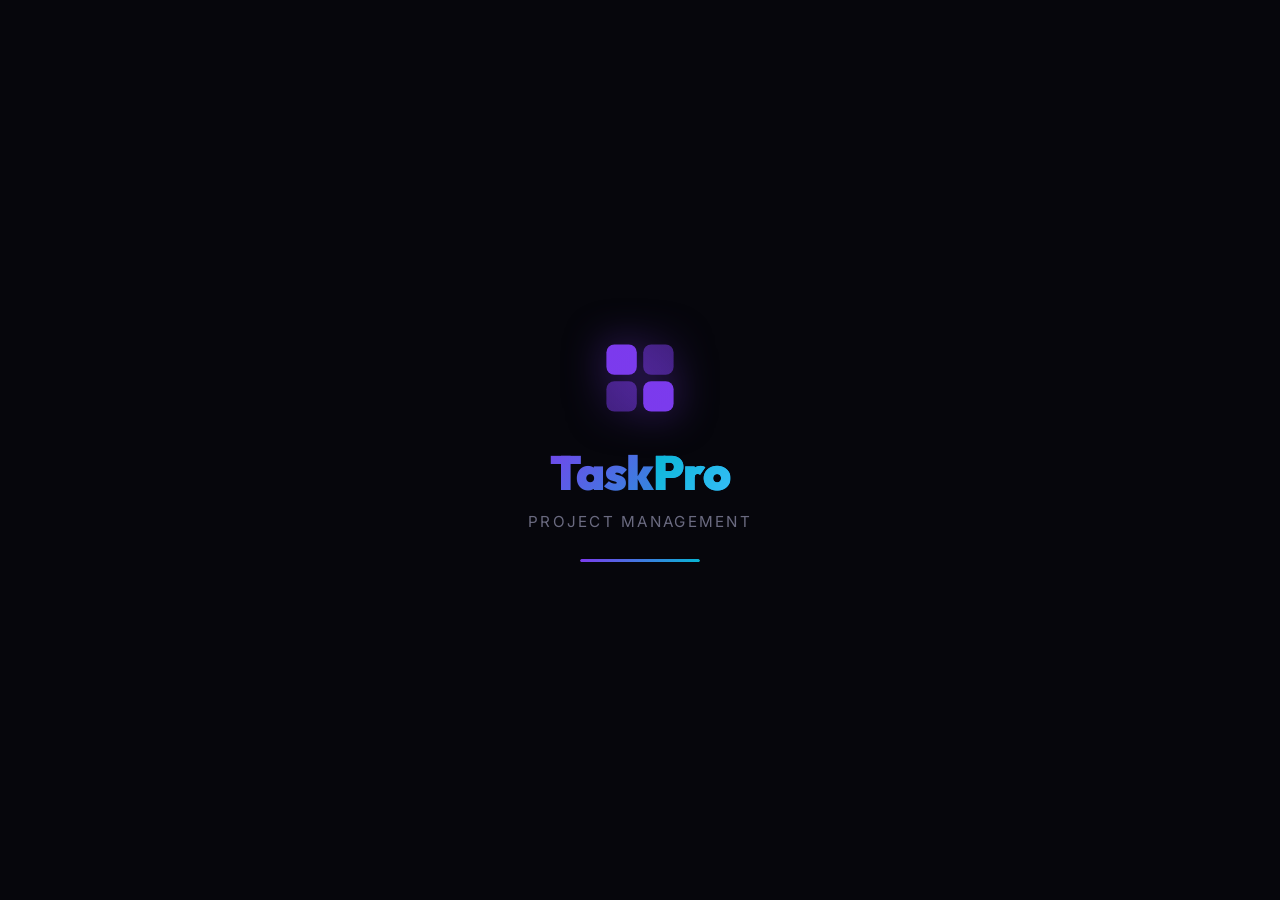
<file: login.html>
<!DOCTYPE html>
<html lang="en">
<head>
  <meta charset="UTF-8">
  <meta name="viewport" content="width=device-width, initial-scale=1.0">
  <meta name="description" content="Sign in or create your TaskPro account. Start managing projects with professional tools.">
  <title>Login — TaskPro</title>
  <link rel="stylesheet" href="css/login.css">
  <link rel="icon" href="data:image/svg+xml,<svg xmlns='http://www.w3.org/2000/svg' viewBox='0 0 100 100'><text y='.9em' font-size='90'>⚡</text></svg>">
</head>
<body>

  <!-- Splash Intro Overlay -->
  <div id="splash">
    <div class="splash-content">
      <div class="splash-icon">
        <svg viewBox="0 0 100 100" fill="none" xmlns="http://www.w3.org/2000/svg">
          <rect x="8" y="8" width="38" height="38" rx="10" fill="url(#g1)"/>
          <rect x="54" y="8" width="38" height="38" rx="10" fill="url(#g1)" opacity="0.5"/>
          <rect x="8" y="54" width="38" height="38" rx="10" fill="url(#g1)" opacity="0.5"/>
          <rect x="54" y="54" width="38" height="38" rx="10" fill="url(#g1)"/>
          <defs>
            <linearGradient id="g1" x1="0" y1="0" x2="100" y2="100">
              <stop stop-color="#7c3aed"/>
              <stop offset="1" stop-color="#06b6d4"/>
            </linearGradient>
          </defs>
        </svg>
      </div>
      <h1 class="splash-title">Task<span>Pro</span></h1>
      <p class="splash-tagline">Project Management</p>
      <div class="splash-loader">
        <div class="splash-loader-bar"></div>
      </div>
    </div>
  </div>

  <!-- Animated Particle Background -->
  <canvas id="bg"></canvas>

  <!-- Toast Notification -->
  <div id="toast">Signed in successfully!</div>

  <!-- Login Container -->
  <div class="login-container">

    <!-- Logo -->
    <div class="login-logo">
      <a href="index.html">
        <div class="logo-icon">
          <svg viewBox="0 0 100 100" fill="none" xmlns="http://www.w3.org/2000/svg" width="24" height="24">
            <rect x="8" y="8" width="38" height="38" rx="10" fill="white"/>
            <rect x="54" y="8" width="38" height="38" rx="10" fill="white" opacity="0.5"/>
            <rect x="8" y="54" width="38" height="38" rx="10" fill="white" opacity="0.5"/>
            <rect x="54" y="54" width="38" height="38" rx="10" fill="white"/>
          </svg>
        </div>
        <span class="logo-text">TaskPro</span>
      </a>
    </div>

    <!-- Glass Card -->
    <div class="login-card" id="loginCard">

      <!-- Tabs -->
      <div class="auth-tabs" id="authTabs">
        <div class="auth-tab-indicator" id="tabIndicator"></div>
        <button class="auth-tab active" data-tab="login" id="tabLogin">Log In</button>
        <button class="auth-tab" data-tab="signup" id="tabSignup">Sign Up</button>
      </div>

      <!-- Login Form -->
      <form class="auth-form" id="loginForm" novalidate>
        <div class="form-group">
          <label for="loginEmail">Email Address</label>
          <input type="email" id="loginEmail" placeholder="you@company.com" autocomplete="email">
          <div class="form-error" id="loginEmailError">Please enter a valid email address</div>
        </div>

        <div class="form-group">
          <label for="loginPassword">Password</label>
          <div class="password-wrapper">
            <input type="password" id="loginPassword" placeholder="Enter your password" autocomplete="current-password">
            <button type="button" class="password-toggle" id="loginPassToggle" aria-label="Toggle password visibility">
              <svg xmlns="http://www.w3.org/2000/svg" width="20" height="20" viewBox="0 0 24 24" fill="none" stroke="currentColor" stroke-width="2" stroke-linecap="round" stroke-linejoin="round" class="lucide lucide-eye"><path d="M2.062 12.348a1 1 0 0 1 0-.696 10.75 10.75 0 0 1 19.876 0 1 1 0 0 1 0 .696 10.75 10.75 0 0 1-19.876 0z"/><circle cx="12" cy="12" r="3"/></svg>
            </button>
          </div>
          <div class="form-error" id="loginPasswordError">Password must be at least 8 characters</div>
        </div>

        <div class="form-extras">
          <label class="remember-me">
            <input type="checkbox" id="rememberMe">
            Remember me
          </label>
          <a href="#" class="forgot-link">Forgot password?</a>
        </div>

        <button type="submit" class="btn-submit" id="loginSubmit">Log In</button>

        <div class="auth-divider"><span>or continue with</span></div>

        <div class="social-buttons">
          <button type="button" class="btn-social" id="btnGoogle">
            <span class="social-icon">
              <svg width="18" height="18" viewBox="0 0 24 24"><path fill="#4285F4" d="M22.56 12.25c0-.78-.07-1.53-.2-2.25H12v4.26h5.92a5.06 5.06 0 0 1-2.2 3.32v2.77h3.57c2.08-1.92 3.28-4.74 3.28-8.1z"/><path fill="#34A853" d="M12 23c2.97 0 5.46-.98 7.28-2.66l-3.57-2.77c-.98.66-2.23 1.06-3.71 1.06-2.86 0-5.29-1.93-6.16-4.53H2.18v2.84C3.99 20.53 7.7 23 12 23z"/><path fill="#FBBC05" d="M5.84 14.09c-.22-.66-.35-1.36-.35-2.09s.13-1.43.35-2.09V7.07H2.18C1.43 8.55 1 10.22 1 12s.43 3.45 1.18 4.93l2.85-2.22.81-.62z"/><path fill="#EA4335" d="M12 5.38c1.62 0 3.06.56 4.21 1.64l3.15-3.15C17.45 2.09 14.97 1 12 1 7.7 1 3.99 3.47 2.18 7.07l3.66 2.84c.87-2.6 3.3-4.53 6.16-4.53z"/></svg>
            </span>
            Continue with Google
          </button>
          <button type="button" class="btn-social" id="btnGithub">
            <span class="social-icon">
              <svg width="18" height="18" viewBox="0 0 24 24" fill="white"><path d="M12 0c-6.626 0-12 5.373-12 12 0 5.302 3.438 9.8 8.207 11.387.599.111.793-.261.793-.577v-2.234c-3.338.726-4.033-1.416-4.033-1.416-.546-1.387-1.333-1.756-1.333-1.756-1.089-.745.083-.729.083-.729 1.205.084 1.839 1.237 1.839 1.237 1.07 1.834 2.807 1.304 3.492.997.107-.775.418-1.305.762-1.604-2.665-.305-5.467-1.334-5.467-5.931 0-1.311.469-2.381 1.236-3.221-.124-.303-.535-1.524.117-3.176 0 0 1.008-.322 3.301 1.23.957-.266 1.983-.399 3.003-.404 1.02.005 2.047.138 3.006.404 2.291-1.552 3.297-1.23 3.297-1.23.653 1.653.242 2.874.118 3.176.77.84 1.235 1.911 1.235 3.221 0 4.609-2.807 5.624-5.479 5.921.43.372.823 1.102.823 2.222v3.293c0 .319.192.694.801.576 4.765-1.589 8.199-6.086 8.199-11.386 0-6.627-5.373-12-12-12z"/></svg>
            </span>
            Continue with GitHub
          </button>
          <button type="button" class="btn-social" id="btnMicrosoft">
            <span class="social-icon">
              <svg width="18" height="18" viewBox="0 0 24 24"><rect fill="#F25022" x="1" y="1" width="10" height="10"/><rect fill="#7FBA00" x="13" y="1" width="10" height="10"/><rect fill="#00A4EF" x="1" y="13" width="10" height="10"/><rect fill="#FFB900" x="13" y="13" width="10" height="10"/></svg>
            </span>
            Continue with Microsoft
          </button>
        </div>
      </form>

      <!-- Signup Form -->
      <form class="auth-form hidden" id="signupForm" novalidate>
        <div class="form-group">
          <label for="signupName">Full Name</label>
          <input type="text" id="signupName" placeholder="John Doe" autocomplete="name">
          <div class="form-error" id="signupNameError">Please enter your full name</div>
        </div>

        <div class="form-group">
          <label for="signupEmail">Email Address</label>
          <input type="email" id="signupEmail" placeholder="you@company.com" autocomplete="email">
          <div class="form-error" id="signupEmailError">Please enter a valid email address</div>
        </div>

        <div class="form-group">
          <label for="signupPassword">Password</label>
          <div class="password-wrapper">
            <input type="password" id="signupPassword" placeholder="Min. 8 characters" autocomplete="new-password">
            <button type="button" class="password-toggle" id="signupPassToggle" aria-label="Toggle password visibility">
              <svg xmlns="http://www.w3.org/2000/svg" width="20" height="20" viewBox="0 0 24 24" fill="none" stroke="currentColor" stroke-width="2" stroke-linecap="round" stroke-linejoin="round" class="lucide lucide-eye"><path d="M2.062 12.348a1 1 0 0 1 0-.696 10.75 10.75 0 0 1 19.876 0 1 1 0 0 1 0 .696 10.75 10.75 0 0 1-19.876 0z"/><circle cx="12" cy="12" r="3"/></svg>
            </button>
          </div>
          <div class="form-error" id="signupPasswordError">Password must be at least 8 characters</div>
        </div>

        <button type="submit" class="btn-submit" id="signupSubmit">Create Account</button>

        <div class="auth-divider"><span>or continue with</span></div>

        <div class="social-buttons">
          <button type="button" class="btn-social">
            <span class="social-icon">
              <svg width="18" height="18" viewBox="0 0 24 24"><path fill="#4285F4" d="M22.56 12.25c0-.78-.07-1.53-.2-2.25H12v4.26h5.92a5.06 5.06 0 0 1-2.2 3.32v2.77h3.57c2.08-1.92 3.28-4.74 3.28-8.1z"/><path fill="#34A853" d="M12 23c2.97 0 5.46-.98 7.28-2.66l-3.57-2.77c-.98.66-2.23 1.06-3.71 1.06-2.86 0-5.29-1.93-6.16-4.53H2.18v2.84C3.99 20.53 7.7 23 12 23z"/><path fill="#FBBC05" d="M5.84 14.09c-.22-.66-.35-1.36-.35-2.09s.13-1.43.35-2.09V7.07H2.18C1.43 8.55 1 10.22 1 12s.43 3.45 1.18 4.93l2.85-2.22.81-.62z"/><path fill="#EA4335" d="M12 5.38c1.62 0 3.06.56 4.21 1.64l3.15-3.15C17.45 2.09 14.97 1 12 1 7.7 1 3.99 3.47 2.18 7.07l3.66 2.84c.87-2.6 3.3-4.53 6.16-4.53z"/></svg>
            </span>
            Continue with Google
          </button>
          <button type="button" class="btn-social">
            <span class="social-icon">
              <svg width="18" height="18" viewBox="0 0 24 24" fill="white"><path d="M12 0c-6.626 0-12 5.373-12 12 0 5.302 3.438 9.8 8.207 11.387.599.111.793-.261.793-.577v-2.234c-3.338.726-4.033-1.416-4.033-1.416-.546-1.387-1.333-1.756-1.333-1.756-1.089-.745.083-.729.083-.729 1.205.084 1.839 1.237 1.839 1.237 1.07 1.834 2.807 1.304 3.492.997.107-.775.418-1.305.762-1.604-2.665-.305-5.467-1.334-5.467-5.931 0-1.311.469-2.381 1.236-3.221-.124-.303-.535-1.524.117-3.176 0 0 1.008-.322 3.301 1.23.957-.266 1.983-.399 3.003-.404 1.02.005 2.047.138 3.006.404 2.291-1.552 3.297-1.23 3.297-1.23.653 1.653.242 2.874.118 3.176.77.84 1.235 1.911 1.235 3.221 0 4.609-2.807 5.624-5.479 5.921.43.372.823 1.102.823 2.222v3.293c0 .319.192.694.801.576 4.765-1.589 8.199-6.086 8.199-11.386 0-6.627-5.373-12-12-12z"/></svg>
            </span>
            Continue with GitHub
          </button>
        </div>
      </form>

      <!-- Success State -->
      <div class="login-success" id="loginSuccess">
        <div class="success-icon">✓</div>
        <h3>Welcome aboard! 🎉</h3>
        <p>Redirecting you to your dashboard...</p>
      </div>
    </div>

    <!-- Footer -->
    <div class="login-footer">
      By continuing, you agree to TaskPro's
      <a href="#">Terms of Service</a> and <a href="#">Privacy Policy</a>.
    </div>

  </div>

  <script src="js/login.js"></script>
</body>
</html>
</file>
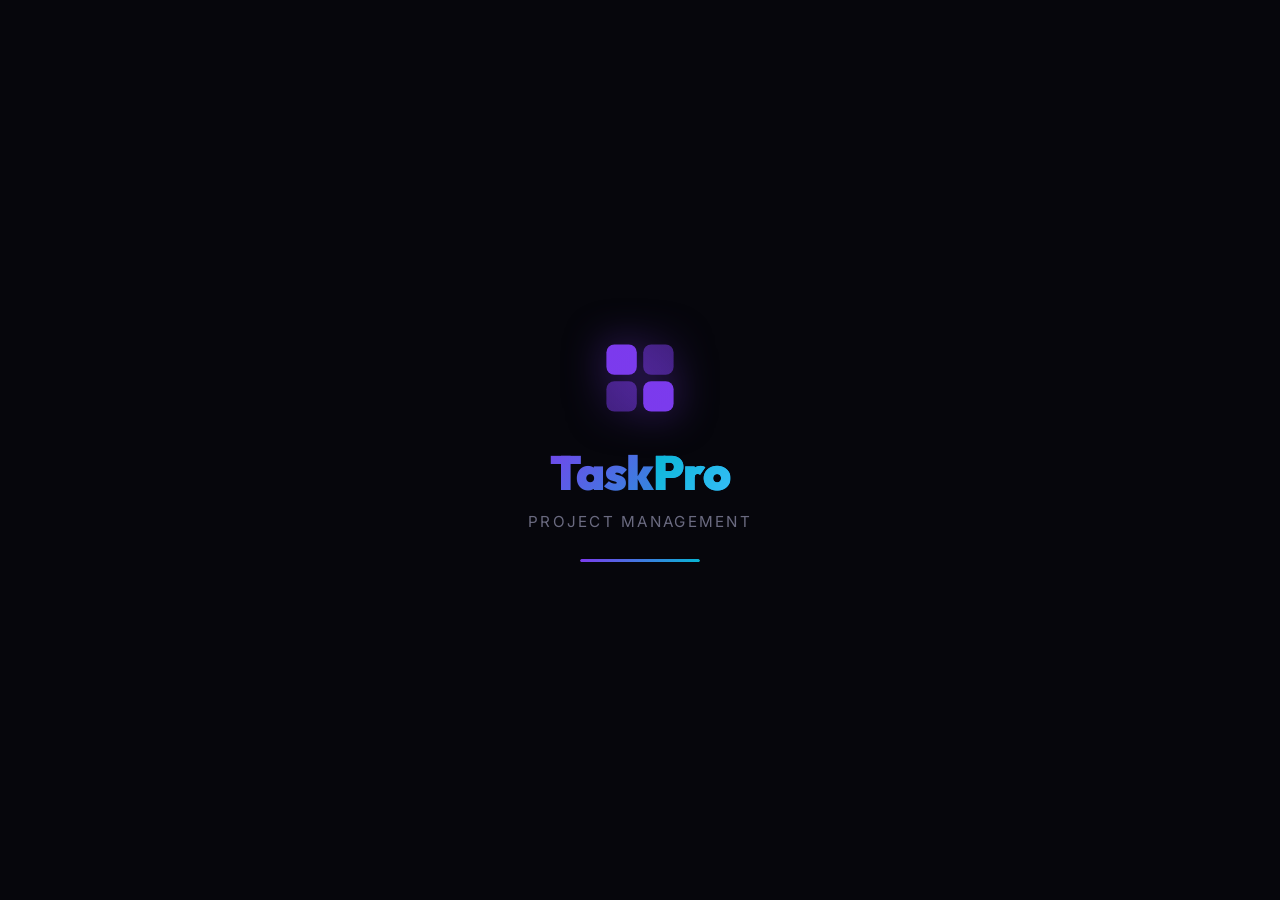
<file: projects.html>
<!DOCTYPE html>
<html lang="en">
<head>
  <meta charset="UTF-8">
  <meta name="viewport" content="width=device-width, initial-scale=1.0">
  <title>Projects — TaskPro</title>
  <link rel="stylesheet" href="css/style.css">
  <link rel="stylesheet" href="css/dashboard.css">
  <link rel="stylesheet" href="css/projects.css">
  <link href="https://fonts.googleapis.com/css2?family=Outfit:wght@300;400;500;600;700&display=swap" rel="stylesheet">
</head>
<body class="dashboard-body">
  <!-- Sidebar -->
  <aside class="sidebar" id="sidebar">
    <div class="sidebar-header">
      <div class="sidebar-logo">
        <div class="sidebar-logo-icon">
          <svg viewBox="0 0 100 100" fill="none" width="22" height="22">
            <rect x="8" y="8" width="38" height="38" rx="10" fill="white"/>
            <rect x="54" y="8" width="38" height="38" rx="10" fill="white" opacity="0.5"/>
            <rect x="8" y="54" width="38" height="38" rx="10" fill="white" opacity="0.5"/>
            <rect x="54" y="54" width="38" height="38" rx="10" fill="white"/>
          </svg>
        </div>
        <span class="sidebar-logo-text">TaskPro</span>
      </div>
      <button class="sidebar-toggle" id="sidebarToggle">
        <svg width="20" height="20" viewBox="0 0 24 24" fill="none" stroke="currentColor" stroke-width="2"><polyline points="11 17 6 12 11 7"></polyline><polyline points="18 17 13 12 18 7"></polyline></svg>
      </button>
    </div>

    <nav class="sidebar-nav">
      <a href="dashboard.html" class="nav-item">
        <svg width="20" height="20" viewBox="0 0 24 24" fill="none" stroke="currentColor" stroke-width="2"><rect x="3" y="3" width="7" height="7"/><rect x="14" y="3" width="7" height="7"/><rect x="14" y="14" width="7" height="7"/><rect x="3" y="14" width="7" height="7"/></svg>
        <span>Dashboard</span>
      </a>
      <a href="projects.html" class="nav-item active">
        <svg width="20" height="20" viewBox="0 0 24 24" fill="none" stroke="currentColor" stroke-width="2"><path d="M22 19a2 2 0 0 1-2 2H4a2 2 0 0 1-2-2V5a2 2 0 0 1 2-2h5l2 3h9a2 2 0 0 1 2 2z"/></svg>
        <span>Projects</span>
      </a>
      <a href="calendar.html" class="nav-item">
        <svg width="20" height="20" viewBox="0 0 24 24" fill="none" stroke="currentColor" stroke-width="2" stroke-linecap="round" stroke-linejoin="round"><rect x="3" y="4" width="18" height="18" rx="2" ry="2"></rect><line x1="16" y1="2" x2="16" y2="6"></line><line x1="8" y1="2" x2="8" y2="6"></line><line x1="3" y1="10" x2="21" y2="10"></line></svg>
        <span>Calendar</span>
      </a>
      <div class="nav-section-label">Workspace</div>
      <a href="analytics.html" class="nav-item">
        <svg width="20" height="20" viewBox="0 0 24 24" fill="none" stroke="currentColor" stroke-width="2"><line x1="18" y1="20" x2="18" y2="10"></line><line x1="12" y1="20" x2="12" y2="4"></line><line x1="6" y1="20" x2="6" y2="14"></line></svg>
        <span>Analytics</span>
      </a>
      <a href="team.html" class="nav-item">
        <svg width="20" height="20" viewBox="0 0 24 24" fill="none" stroke="currentColor" stroke-width="2"><path d="M17 21v-2a4 4 0 0 0-4-4H5a4 4 0 0 0-4 4v2"/><circle cx="9" cy="7" r="4"/><path d="M23 21v-2a4 4 0 0 0-3-3.87"/><path d="M16 3.13a4 4 0 0 1 0 7.75"/></svg>
        <span>Team</span>
      </a>
      <a href="#" class="nav-item" id="navSettings">
        <svg width="20" height="20" viewBox="0 0 24 24" fill="none" stroke="currentColor" stroke-width="2" stroke-linecap="round" stroke-linejoin="round"><circle cx="12" cy="12" r="3"></circle><path d="M19.4 15a1.65 1.65 0 0 0 .33 1.82l.06.06a2 2 0 0 1 0 2.83 2 2 0 0 1-2.83 0l-.06-.06a1.65 1.65 0 0 0-1.82-.33 1.65 1.65 0 0 0-1 1.51V21a2 2 0 0 1-2 2 2 2 0 0 1-2-2v-.09A1.65 1.65 0 0 0 9 19.4a1.65 1.65 0 0 0-1.82.33l-.06.06a2 2 0 0 1-2.83 0 2 2 0 0 1 0-2.83l.06-.06A1.65 1.65 0 0 0 4.68 15a1.65 1.65 0 0 0-1.51-1H3a2 2 0 0 1-2-2 2 2 0 0 1 2-2h.09A1.65 1.65 0 0 0 4.6 9a1.65 1.65 0 0 0-.33-1.82l-.06-.06a2 2 0 0 1 0-2.83 2 2 0 0 1 2.83 0l.06.06A1.65 1.65 0 0 0 9 4.68a1.65 1.65 0 0 0 1-1.51V3a2 2 0 0 1-2-2 2 2 0 0 1 2 2v.09a1.65 1.65 0 0 0 1 1.51 1.65 1.65 0 0 0 1.82-.33l.06-.06a2 2 0 0 1 2.83 0 2 2 0 0 1 0 2.83l-.06.06A1.65 1.65 0 0 0 19.4 9a1.65 1.65 0 0 0 1.51 1H21a2 2 0 0 1 2 2 2 2 0 0 1-2 2h-.09a1.65 1.65 0 0 0-1.51 1z"></path></svg>
        <span class="nav-label">Settings</span>
      </a>
      <div class="nav-spacer"></div>
      <a href="#" class="nav-item logout" id="logoutBtn">
        <svg width="20" height="20" viewBox="0 0 24 24" fill="none" stroke="currentColor" stroke-width="2"><path d="M9 21H5a2 2 0 0 1-2-2V5a2 2 0 0 1 2-2h4"/><polyline points="16 17 21 12 16 7"/><line x1="21" y1="12" x2="9" y2="12"/></svg>
        <span>Logout</span>
      </a>
    </nav>
  </aside>

  <!-- Main Content -->
  <main class="main-content">
    <header class="topbar">
      <div class="search-bar-wrap">
        <div class="search-bar">
          <svg width="18" height="18" viewBox="0 0 24 24" fill="none" stroke="currentColor" stroke-width="2"><circle cx="11" cy="11" r="8"/><line x1="21" y1="21" x2="16.65" y2="16.65"/></svg>
          <input type="text" placeholder="Search projects by name..." id="projectSearch">
        </div>
        <div class="sort-wrap">
          <label>Sort by:</label>
          <select id="projectSort">
            <option value="recent">Recently Created</option>
            <option value="deadline">Upcoming Deadline</option>
            <option value="oldest">Oldest First</option>
          </select>
        </div>
      </div>
      <div class="user-profile">
        <div class="user-info">
          <span class="user-name" id="userName">User Name</span>
          <span class="user-role">Premium Member</span>
        </div>
        <div class="user-avatar" id="userAvatar">U</div>
      </div>
    </header>

    <div class="content-body">
      <div class="content-header">
        <div class="welcome-section">
          <div class="welcome-text">
            <h1>Your Projects</h1>
            <p>Organize, track, and master your goals.</p>
          </div>
        </div>
        <button class="btn btn-primary" id="newProjectBtn">
          <svg width="18" height="18" viewBox="0 0 24 24" fill="none" stroke="currentColor" stroke-width="2.5"><line x1="12" y1="5" x2="12" y2="19"/><line x1="5" y1="12" x2="19" y2="12"/></svg>
          New Project
        </button>
      </div>

      <!-- Stats Grid -->
      <div class="project-stats-grid">
        <div class="p-stat-card anim-fade-up" style="--delay: 0.1s">
          <div class="p-stat-icon purple" id="totalProjectsIcon"></div>
          <div class="p-stat-info">
            <span class="p-stat-label">Total Projects</span>
            <span class="p-stat-value" id="totalProjectsCount">0</span>
          </div>
        </div>
        <div class="p-stat-card anim-fade-up" style="--delay: 0.15s">
          <div class="p-stat-icon cyan" id="activeProjectsIcon"></div>
          <div class="p-stat-info">
            <span class="p-stat-label">Active Projects</span>
            <span class="p-stat-value" id="activeProjectsCount">0</span>
          </div>
        </div>
        <div class="p-stat-card anim-fade-up" style="--delay: 0.2s">
          <div class="p-stat-icon green" id="completedProjectsIcon"></div>
          <div class="p-stat-info">
            <span class="p-stat-label">Completed</span>
            <span class="p-stat-value" id="completedProjectsCount">0</span>
          </div>
        </div>
      </div>

      <!-- Project Grid -->
      <div class="projects-grid" id="projectsGrid">
        <!-- Project cards will be injected here -->
        <div class="loading-state">
           <div class="spinner"></div>
           <p>Fetching your workspace...</p>
        </div>
      </div>

      <!-- Empty State (Hidden) -->
      <div class="empty-state hidden" id="emptyState">
        <div class="empty-illustration">
          <svg width="120" height="120" viewBox="0 0 24 24" fill="none" stroke="currentColor" stroke-width="1" stroke-linecap="round" stroke-linejoin="round" style="opacity: 0.2"><path d="M22 19a2 2 0 0 1-2 2H4a2 2 0 0 1-2-2V5a2 2 0 0 1 2-2h5l2 3h9a2 2 0 0 1 2 2z"></path><line x1="12" y1="11" x2="12" y2="17"></line><line x1="9" y1="14" x2="15" y2="14"></line></svg>
        </div>
        <h3>No projects found</h3>
        <p>Your workspace is empty. Create your first project to start tracking tasks and deadlines.</p>
        <button class="btn btn-secondary cta-btn" onclick="document.getElementById('newProjectBtn').click()">
          Create Your First Project
        </button>
      </div>
    </div>
  </main>

  <!-- Project Modal -->
  <div class="modal-overlay" id="modalOverlay">
    <div class="modal-card glass">
      <div class="modal-header">
        <div>
          <h2 id="modalTitle">Create New Project</h2>
          <p>Define your goals and set a timeline.</p>
        </div>
        <button class="close-modal" id="closeProjectModal">&times;</button>
      </div>
      <form id="projectForm">
        <input type="hidden" id="projectId">
        <div class="form-group">
          <label for="projectName">Project Name <span class="required">*</span></label>
          <input type="text" id="projectName" required placeholder="e.g., Marketing Campaign 2024">
        </div>
        <div class="form-group">
          <label for="projectDesc">Description</label>
          <textarea id="projectDesc" rows="3" placeholder="What is this project about?"></textarea>
        </div>
        <div class="form-row">
          <div class="form-group">
            <label for="projectColor">Theme Color</label>
            <input type="color" id="projectColor" value="#6366f1">
          </div>
          <div class="form-group">
            <label for="projectDeadline">Deadline</label>
            <input type="date" id="projectDeadline">
          </div>
        </div>
        <div class="modal-footer">
          <button type="button" class="btn btn-ghost" id="cancelProjectBtn">Cancel</button>
          <button type="submit" class="btn btn-primary" id="saveProjectBtn">
            <span>Save Project</span>
            <div class="btn-spinner hidden"></div>
          </button>
        </div>
      </form>
    </div>
  </div>

  <div id="toast" class="toast"></div>

  <!-- Delete Confirmation Modal (Custom) -->
  <div id="deleteModal" class="modal-overlay">
    <div class="modal-card glass delete-modal anim-scale-up">
      <div class="delete-icon-wrapper">
        <svg width="24" height="24" viewBox="0 0 24 24" fill="none" stroke="#ff4d4d" stroke-width="2.5"><path d="M3 6h18M19 6v14a2 2 0 0 1-2 2H7a2 2 0 0 1-2-2V6m3 0V4a2 2 0 0 1 2-2h4a2 2 0 0 1 2 2v2"/></svg>
      </div>
      <h2>Delete Project?</h2>
      <p>Are you sure you want to delete this project? All associated tasks will be unlinked and this action cannot be undone.</p>
      <div class="modal-footer">
        <button type="button" class="btn btn-ghost" id="cancelDeleteBtn">Keep Project</button>
        <button type="button" class="btn btn-danger" id="confirmDeleteBtn">Delete Project</button>
      </div>
    </div>
  </div>

  <script src="js/projects.js"></script>
</body>
</html>
</file>
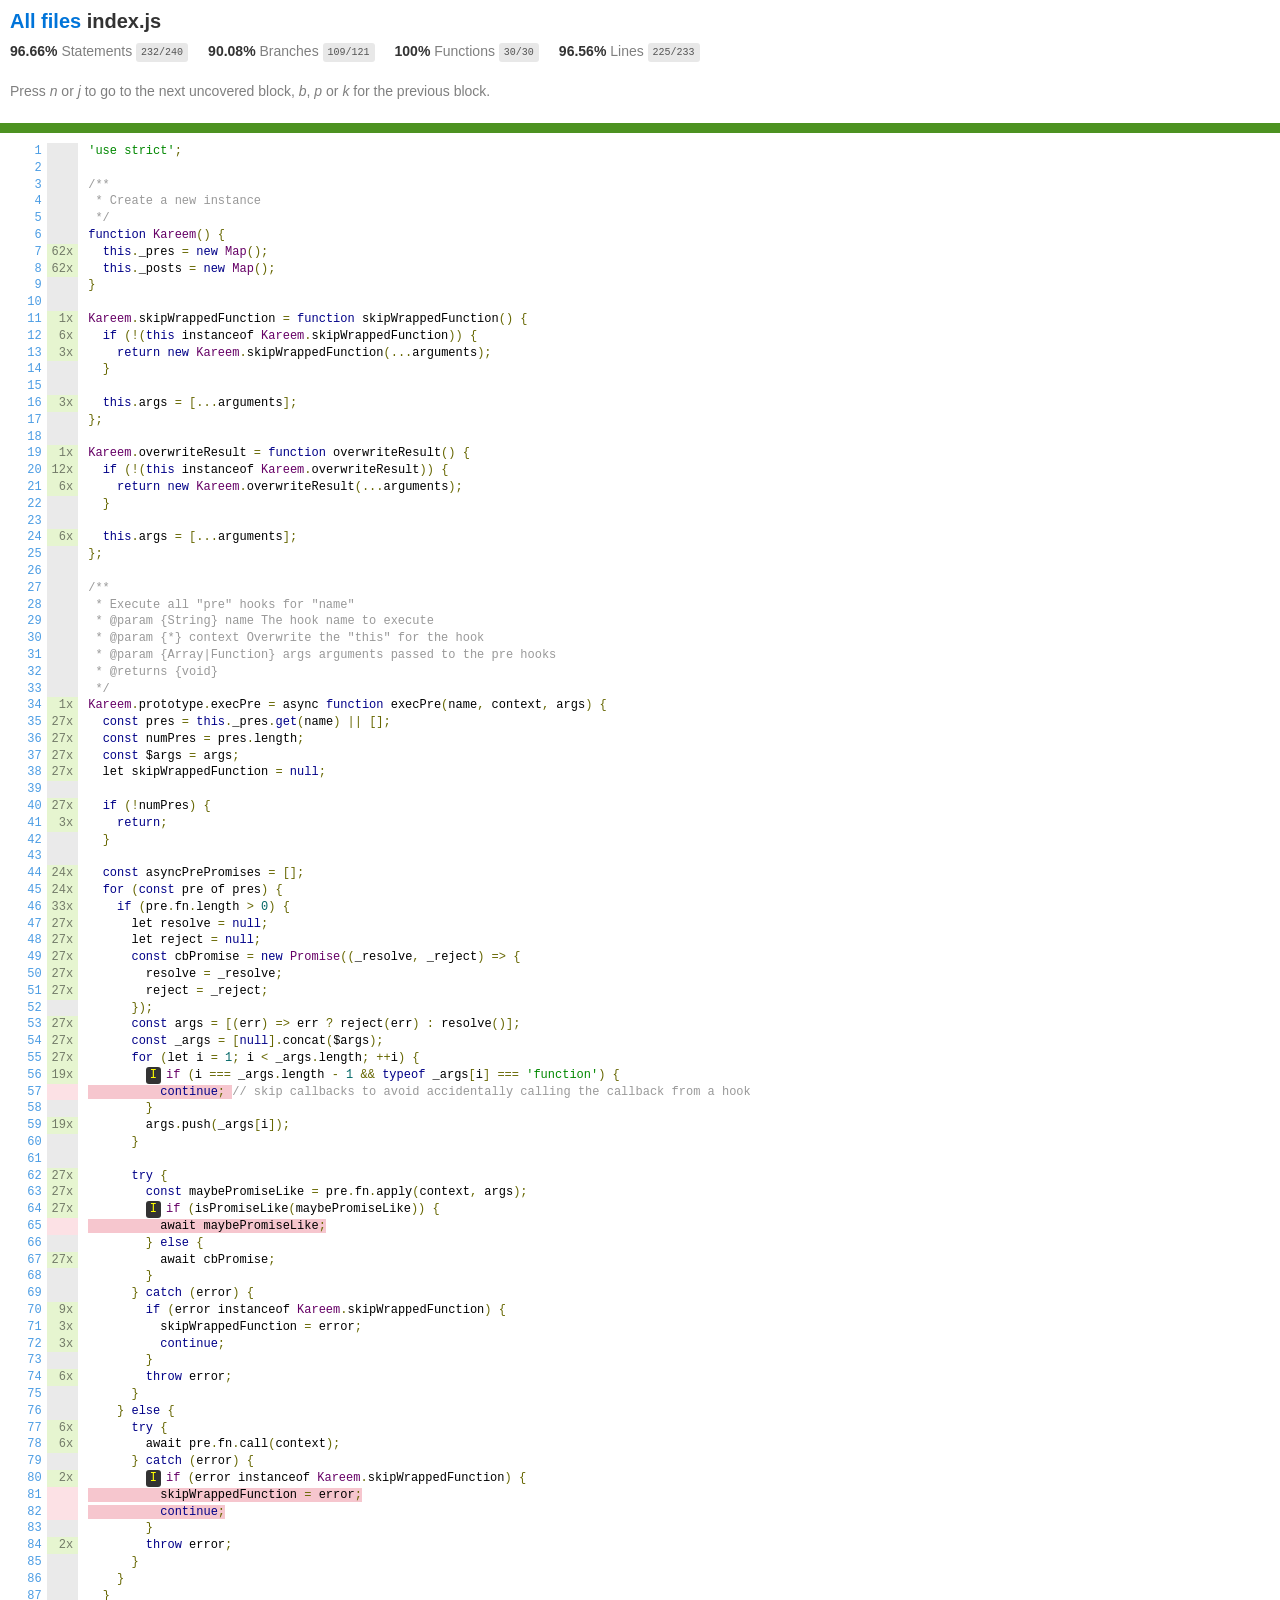
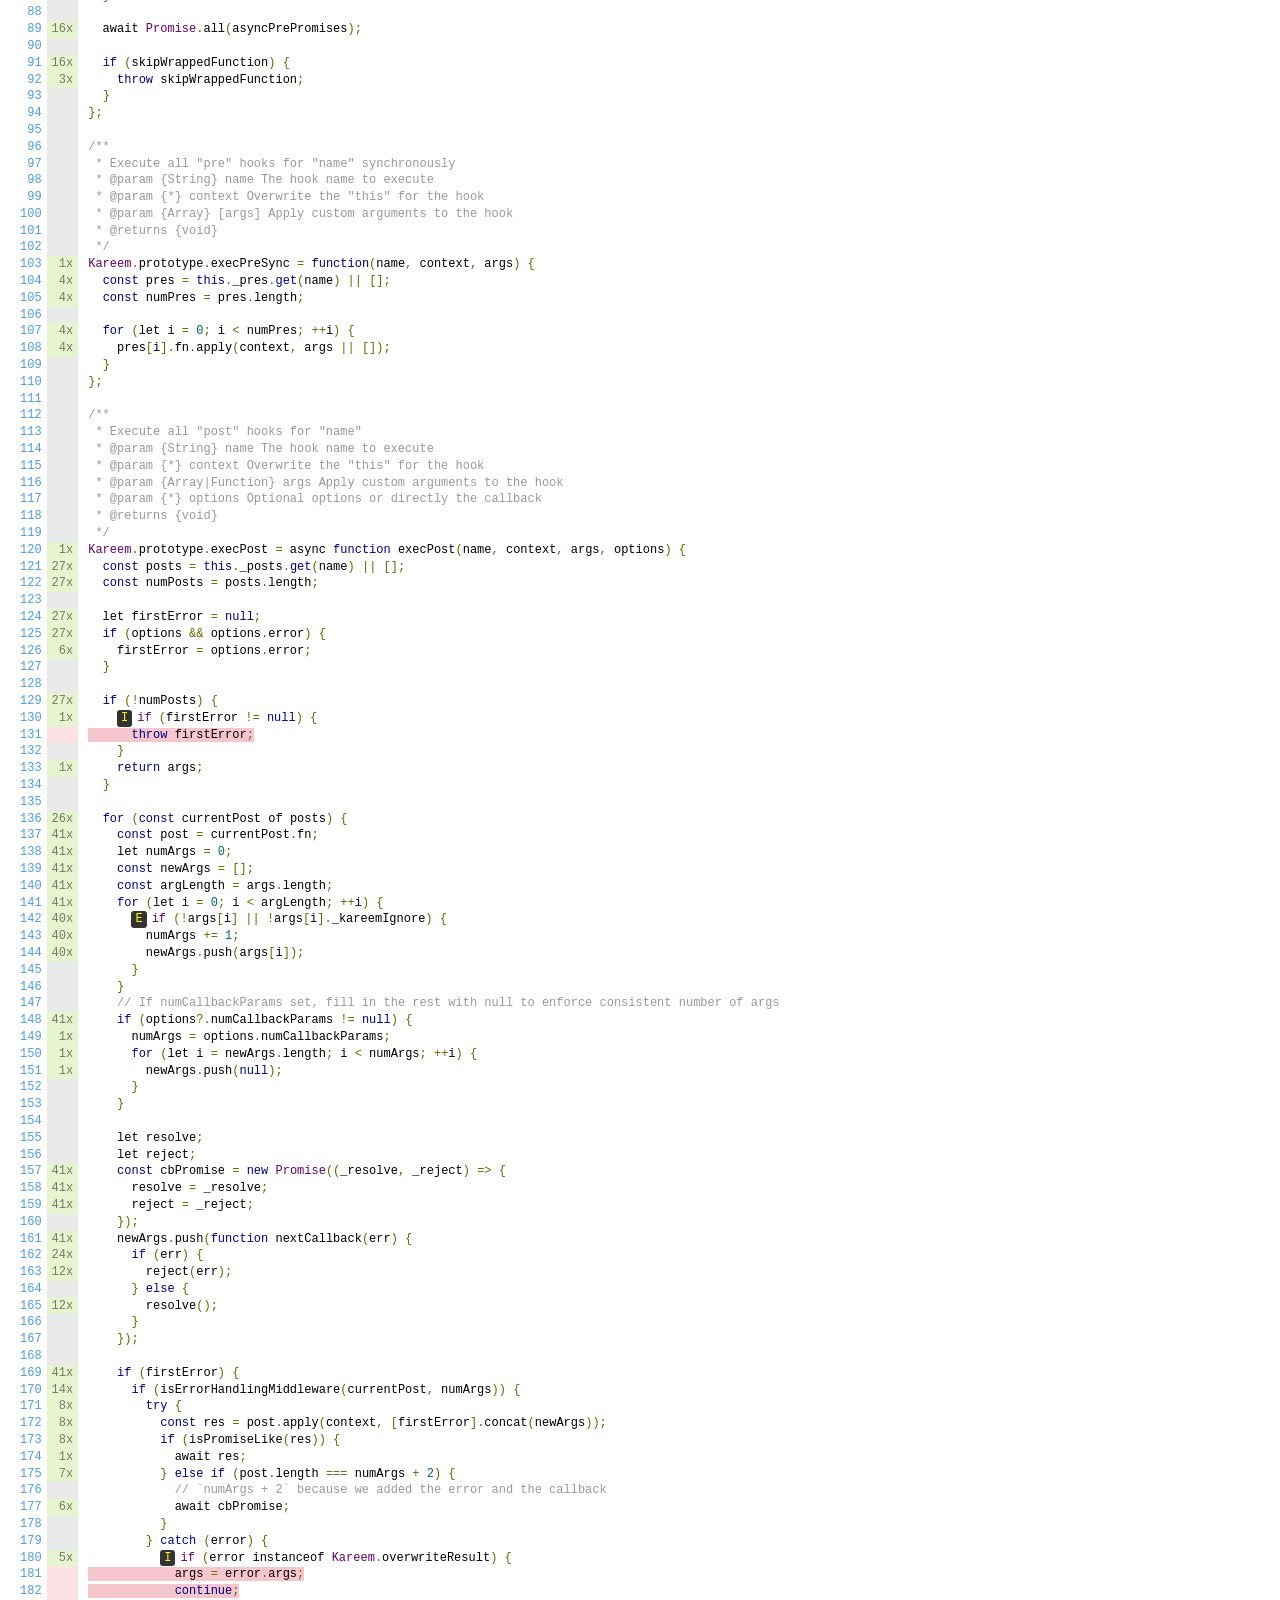
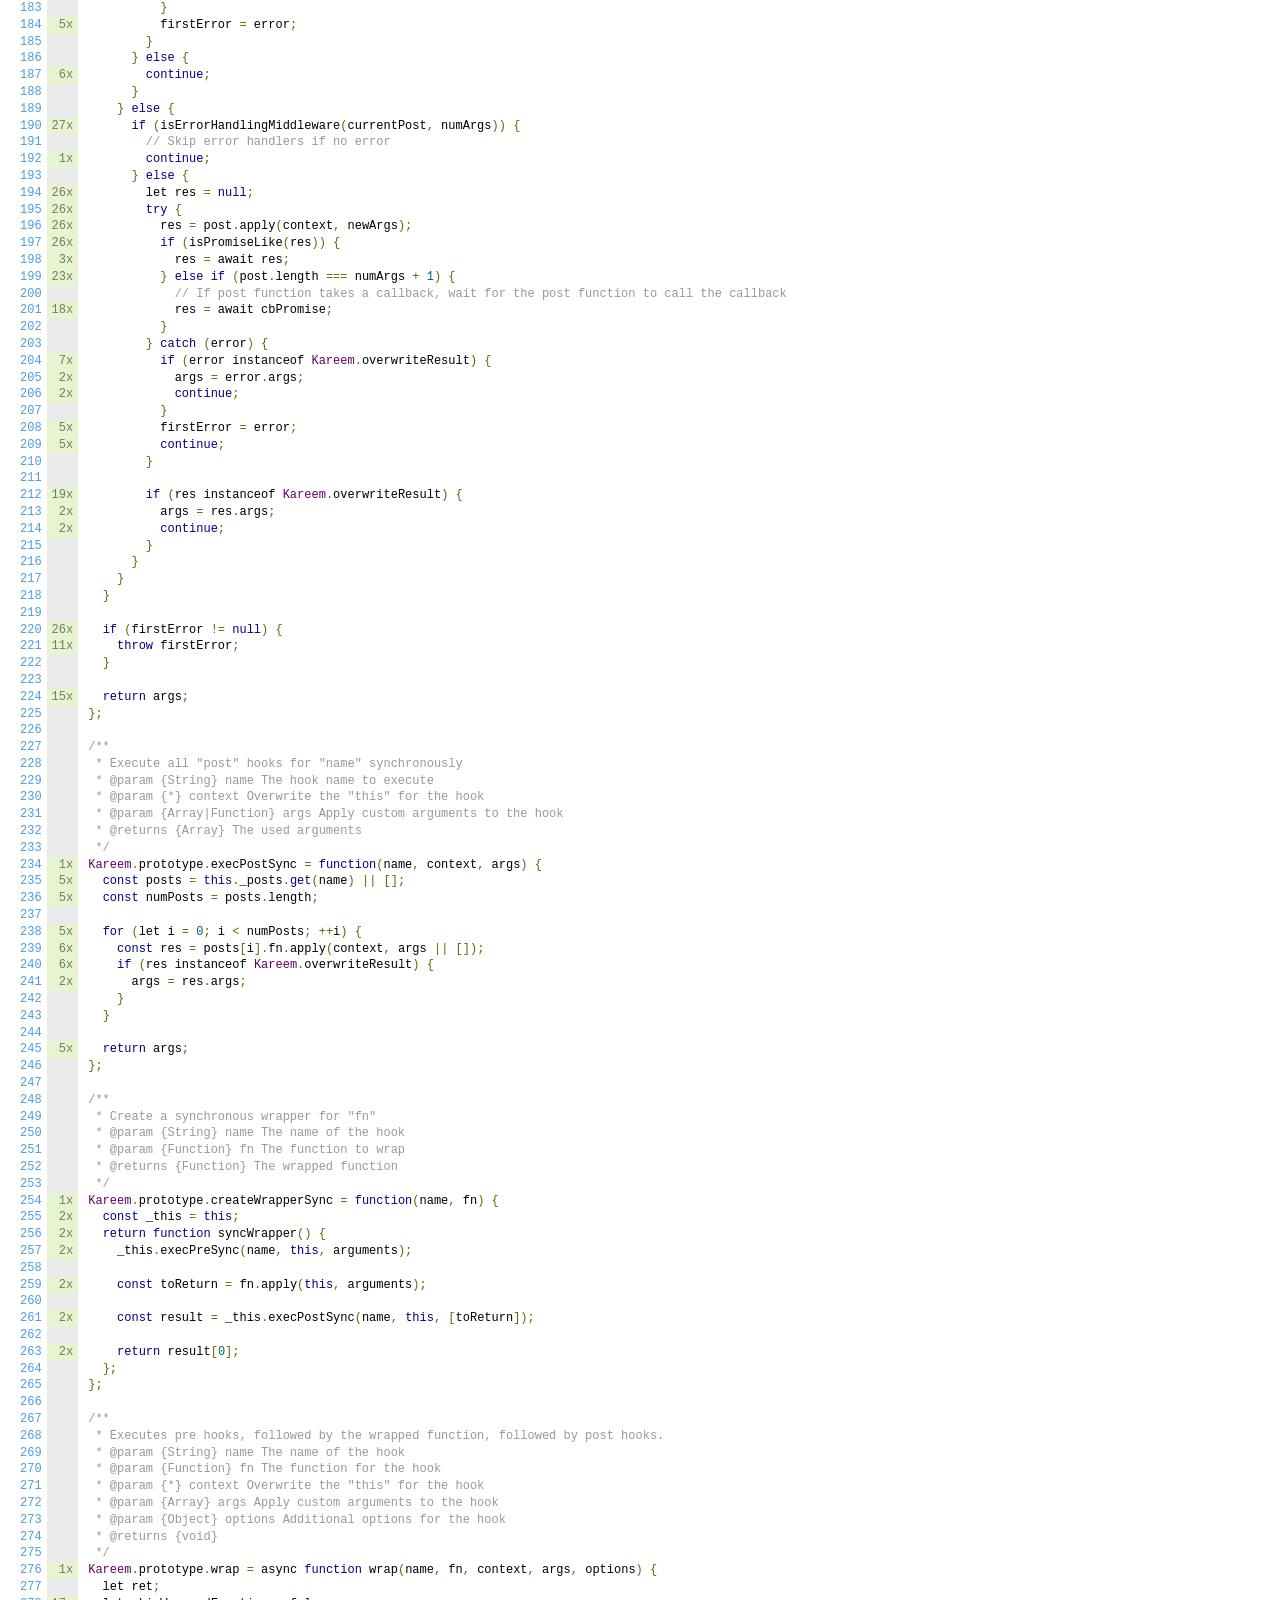
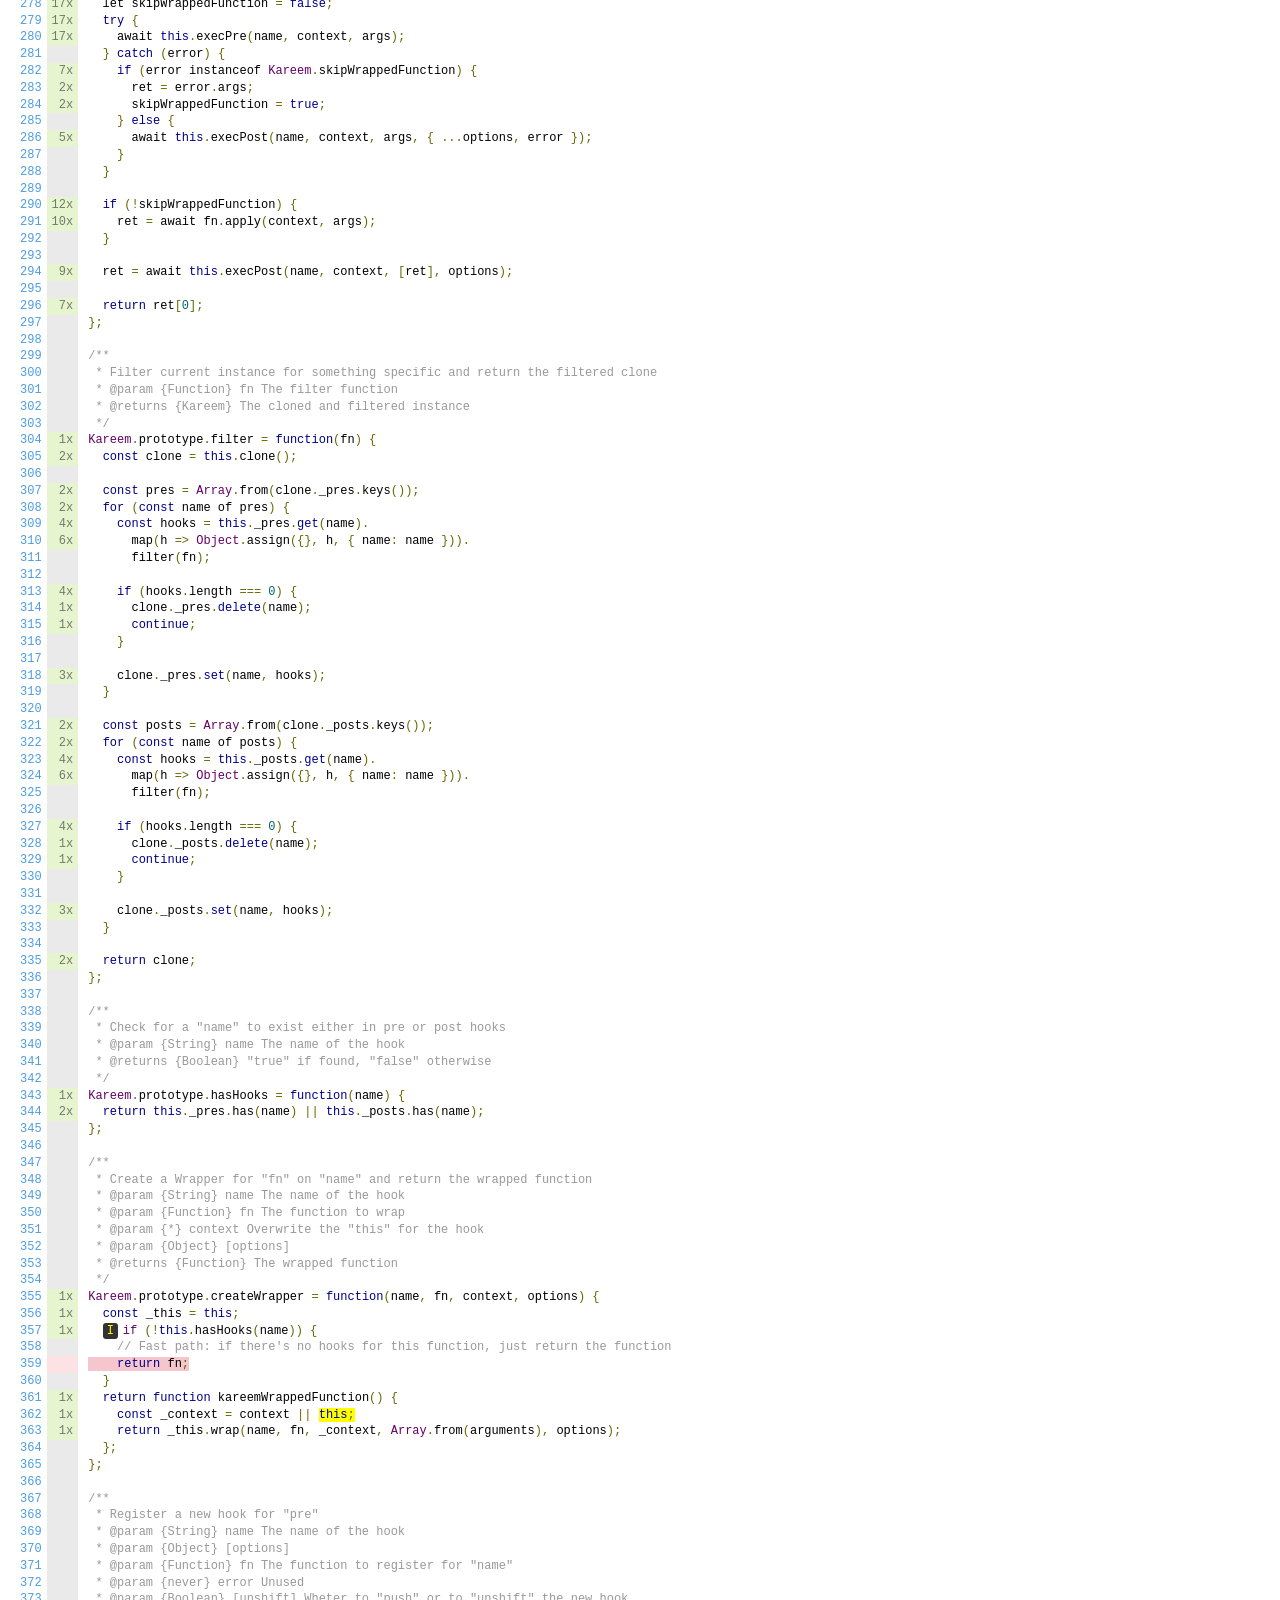
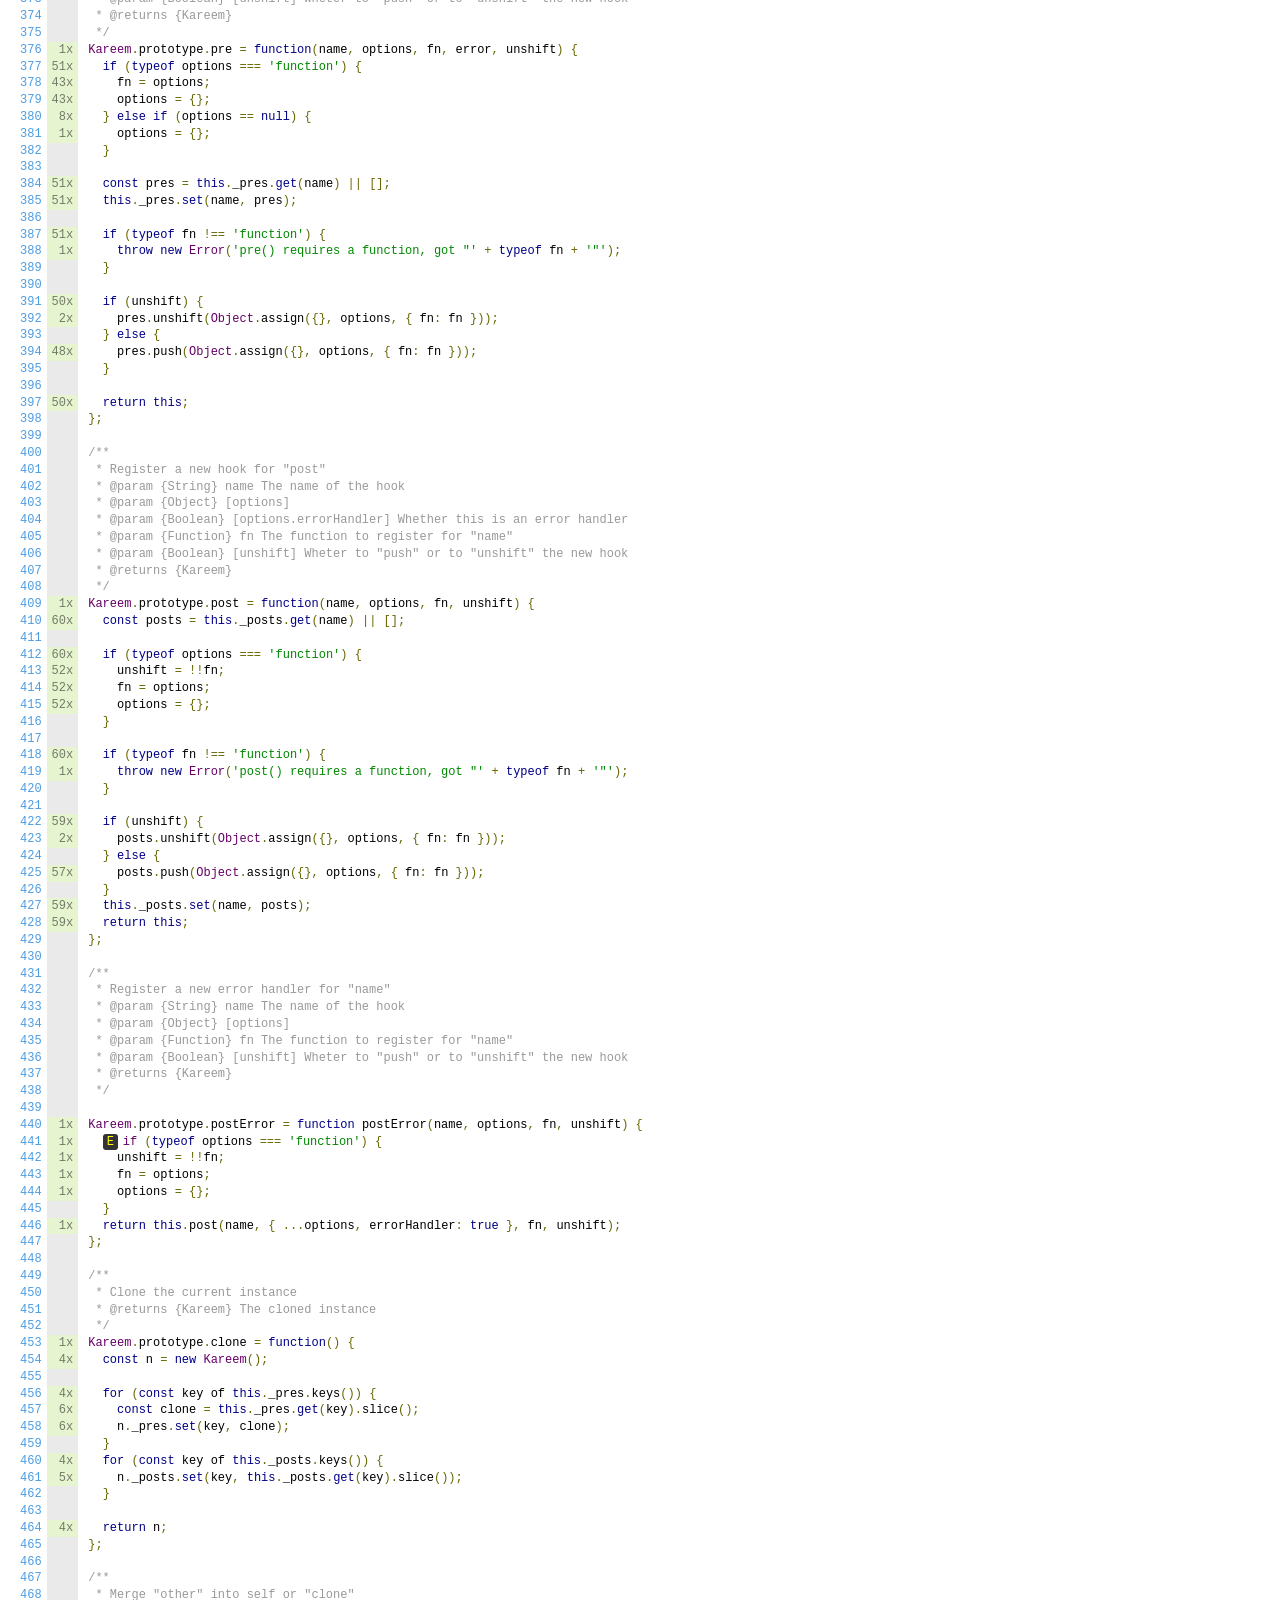
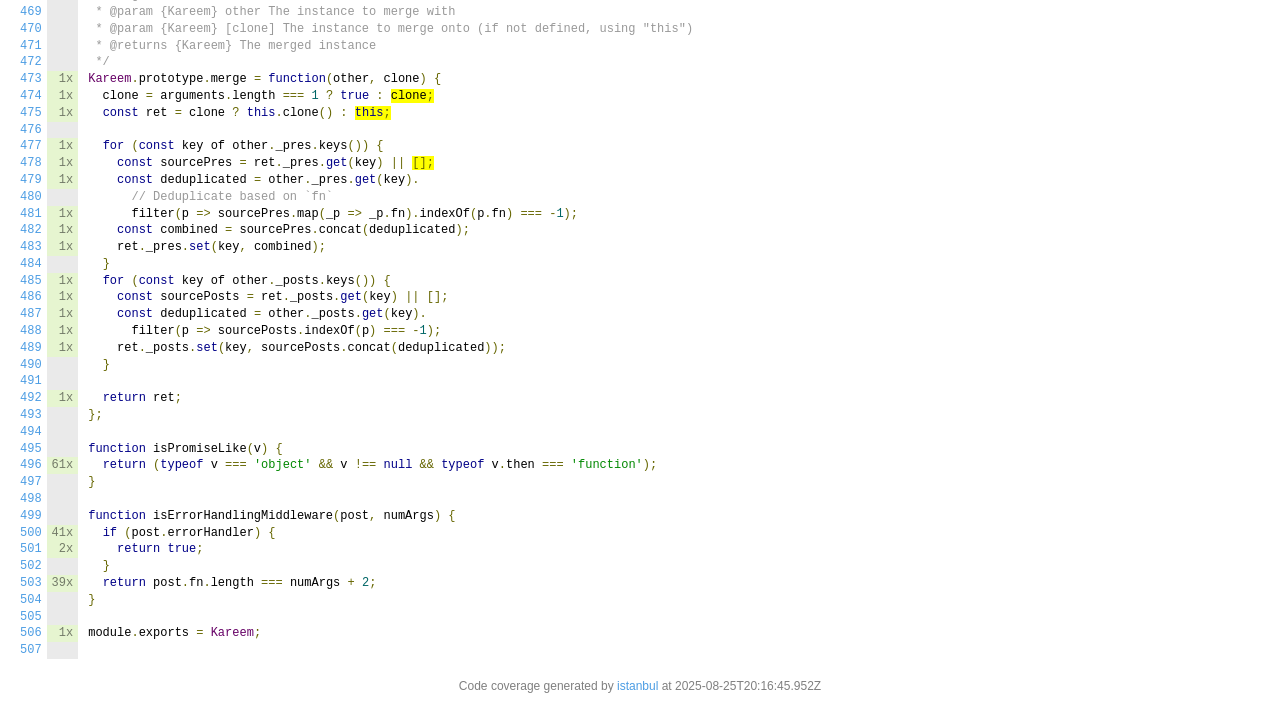
<file: backend/node_modules/kareem/coverage/lcov-report/index.js.html>
<!doctype html>
<html lang="en">

<head>
    <title>Code coverage report for index.js</title>
    <meta charset="utf-8" />
    <link rel="stylesheet" href="prettify.css" />
    <link rel="stylesheet" href="base.css" />
    <link rel="shortcut icon" type="image/x-icon" href="favicon.png" />
    <meta name="viewport" content="width=device-width, initial-scale=1" />
    <style type='text/css'>
        .coverage-summary .sorter {
            background-image: url(sort-arrow-sprite.png);
        }
    </style>
</head>
    
<body>
<div class='wrapper'>
    <div class='pad1'>
        <h1><a href="index.html">All files</a> index.js</h1>
        <div class='clearfix'>
            
            <div class='fl pad1y space-right2'>
                <span class="strong">96.66% </span>
                <span class="quiet">Statements</span>
                <span class='fraction'>232/240</span>
            </div>
        
            
            <div class='fl pad1y space-right2'>
                <span class="strong">90.08% </span>
                <span class="quiet">Branches</span>
                <span class='fraction'>109/121</span>
            </div>
        
            
            <div class='fl pad1y space-right2'>
                <span class="strong">100% </span>
                <span class="quiet">Functions</span>
                <span class='fraction'>30/30</span>
            </div>
        
            
            <div class='fl pad1y space-right2'>
                <span class="strong">96.56% </span>
                <span class="quiet">Lines</span>
                <span class='fraction'>225/233</span>
            </div>
        
            
        </div>
        <p class="quiet">
            Press <em>n</em> or <em>j</em> to go to the next uncovered block, <em>b</em>, <em>p</em> or <em>k</em> for the previous block.
        </p>
        <template id="filterTemplate">
            <div class="quiet">
                Filter:
                <input type="search" id="fileSearch">
            </div>
        </template>
    </div>
    <div class='status-line high'></div>
    <pre><table class="coverage">
<tr><td class="line-count quiet"><a name='L1'></a><a href='#L1'>1</a>
<a name='L2'></a><a href='#L2'>2</a>
<a name='L3'></a><a href='#L3'>3</a>
<a name='L4'></a><a href='#L4'>4</a>
<a name='L5'></a><a href='#L5'>5</a>
<a name='L6'></a><a href='#L6'>6</a>
<a name='L7'></a><a href='#L7'>7</a>
<a name='L8'></a><a href='#L8'>8</a>
<a name='L9'></a><a href='#L9'>9</a>
<a name='L10'></a><a href='#L10'>10</a>
<a name='L11'></a><a href='#L11'>11</a>
<a name='L12'></a><a href='#L12'>12</a>
<a name='L13'></a><a href='#L13'>13</a>
<a name='L14'></a><a href='#L14'>14</a>
<a name='L15'></a><a href='#L15'>15</a>
<a name='L16'></a><a href='#L16'>16</a>
<a name='L17'></a><a href='#L17'>17</a>
<a name='L18'></a><a href='#L18'>18</a>
<a name='L19'></a><a href='#L19'>19</a>
<a name='L20'></a><a href='#L20'>20</a>
<a name='L21'></a><a href='#L21'>21</a>
<a name='L22'></a><a href='#L22'>22</a>
<a name='L23'></a><a href='#L23'>23</a>
<a name='L24'></a><a href='#L24'>24</a>
<a name='L25'></a><a href='#L25'>25</a>
<a name='L26'></a><a href='#L26'>26</a>
<a name='L27'></a><a href='#L27'>27</a>
<a name='L28'></a><a href='#L28'>28</a>
<a name='L29'></a><a href='#L29'>29</a>
<a name='L30'></a><a href='#L30'>30</a>
<a name='L31'></a><a href='#L31'>31</a>
<a name='L32'></a><a href='#L32'>32</a>
<a name='L33'></a><a href='#L33'>33</a>
<a name='L34'></a><a href='#L34'>34</a>
<a name='L35'></a><a href='#L35'>35</a>
<a name='L36'></a><a href='#L36'>36</a>
<a name='L37'></a><a href='#L37'>37</a>
<a name='L38'></a><a href='#L38'>38</a>
<a name='L39'></a><a href='#L39'>39</a>
<a name='L40'></a><a href='#L40'>40</a>
<a name='L41'></a><a href='#L41'>41</a>
<a name='L42'></a><a href='#L42'>42</a>
<a name='L43'></a><a href='#L43'>43</a>
<a name='L44'></a><a href='#L44'>44</a>
<a name='L45'></a><a href='#L45'>45</a>
<a name='L46'></a><a href='#L46'>46</a>
<a name='L47'></a><a href='#L47'>47</a>
<a name='L48'></a><a href='#L48'>48</a>
<a name='L49'></a><a href='#L49'>49</a>
<a name='L50'></a><a href='#L50'>50</a>
<a name='L51'></a><a href='#L51'>51</a>
<a name='L52'></a><a href='#L52'>52</a>
<a name='L53'></a><a href='#L53'>53</a>
<a name='L54'></a><a href='#L54'>54</a>
<a name='L55'></a><a href='#L55'>55</a>
<a name='L56'></a><a href='#L56'>56</a>
<a name='L57'></a><a href='#L57'>57</a>
<a name='L58'></a><a href='#L58'>58</a>
<a name='L59'></a><a href='#L59'>59</a>
<a name='L60'></a><a href='#L60'>60</a>
<a name='L61'></a><a href='#L61'>61</a>
<a name='L62'></a><a href='#L62'>62</a>
<a name='L63'></a><a href='#L63'>63</a>
<a name='L64'></a><a href='#L64'>64</a>
<a name='L65'></a><a href='#L65'>65</a>
<a name='L66'></a><a href='#L66'>66</a>
<a name='L67'></a><a href='#L67'>67</a>
<a name='L68'></a><a href='#L68'>68</a>
<a name='L69'></a><a href='#L69'>69</a>
<a name='L70'></a><a href='#L70'>70</a>
<a name='L71'></a><a href='#L71'>71</a>
<a name='L72'></a><a href='#L72'>72</a>
<a name='L73'></a><a href='#L73'>73</a>
<a name='L74'></a><a href='#L74'>74</a>
<a name='L75'></a><a href='#L75'>75</a>
<a name='L76'></a><a href='#L76'>76</a>
<a name='L77'></a><a href='#L77'>77</a>
<a name='L78'></a><a href='#L78'>78</a>
<a name='L79'></a><a href='#L79'>79</a>
<a name='L80'></a><a href='#L80'>80</a>
<a name='L81'></a><a href='#L81'>81</a>
<a name='L82'></a><a href='#L82'>82</a>
<a name='L83'></a><a href='#L83'>83</a>
<a name='L84'></a><a href='#L84'>84</a>
<a name='L85'></a><a href='#L85'>85</a>
<a name='L86'></a><a href='#L86'>86</a>
<a name='L87'></a><a href='#L87'>87</a>
<a name='L88'></a><a href='#L88'>88</a>
<a name='L89'></a><a href='#L89'>89</a>
<a name='L90'></a><a href='#L90'>90</a>
<a name='L91'></a><a href='#L91'>91</a>
<a name='L92'></a><a href='#L92'>92</a>
<a name='L93'></a><a href='#L93'>93</a>
<a name='L94'></a><a href='#L94'>94</a>
<a name='L95'></a><a href='#L95'>95</a>
<a name='L96'></a><a href='#L96'>96</a>
<a name='L97'></a><a href='#L97'>97</a>
<a name='L98'></a><a href='#L98'>98</a>
<a name='L99'></a><a href='#L99'>99</a>
<a name='L100'></a><a href='#L100'>100</a>
<a name='L101'></a><a href='#L101'>101</a>
<a name='L102'></a><a href='#L102'>102</a>
<a name='L103'></a><a href='#L103'>103</a>
<a name='L104'></a><a href='#L104'>104</a>
<a name='L105'></a><a href='#L105'>105</a>
<a name='L106'></a><a href='#L106'>106</a>
<a name='L107'></a><a href='#L107'>107</a>
<a name='L108'></a><a href='#L108'>108</a>
<a name='L109'></a><a href='#L109'>109</a>
<a name='L110'></a><a href='#L110'>110</a>
<a name='L111'></a><a href='#L111'>111</a>
<a name='L112'></a><a href='#L112'>112</a>
<a name='L113'></a><a href='#L113'>113</a>
<a name='L114'></a><a href='#L114'>114</a>
<a name='L115'></a><a href='#L115'>115</a>
<a name='L116'></a><a href='#L116'>116</a>
<a name='L117'></a><a href='#L117'>117</a>
<a name='L118'></a><a href='#L118'>118</a>
<a name='L119'></a><a href='#L119'>119</a>
<a name='L120'></a><a href='#L120'>120</a>
<a name='L121'></a><a href='#L121'>121</a>
<a name='L122'></a><a href='#L122'>122</a>
<a name='L123'></a><a href='#L123'>123</a>
<a name='L124'></a><a href='#L124'>124</a>
<a name='L125'></a><a href='#L125'>125</a>
<a name='L126'></a><a href='#L126'>126</a>
<a name='L127'></a><a href='#L127'>127</a>
<a name='L128'></a><a href='#L128'>128</a>
<a name='L129'></a><a href='#L129'>129</a>
<a name='L130'></a><a href='#L130'>130</a>
<a name='L131'></a><a href='#L131'>131</a>
<a name='L132'></a><a href='#L132'>132</a>
<a name='L133'></a><a href='#L133'>133</a>
<a name='L134'></a><a href='#L134'>134</a>
<a name='L135'></a><a href='#L135'>135</a>
<a name='L136'></a><a href='#L136'>136</a>
<a name='L137'></a><a href='#L137'>137</a>
<a name='L138'></a><a href='#L138'>138</a>
<a name='L139'></a><a href='#L139'>139</a>
<a name='L140'></a><a href='#L140'>140</a>
<a name='L141'></a><a href='#L141'>141</a>
<a name='L142'></a><a href='#L142'>142</a>
<a name='L143'></a><a href='#L143'>143</a>
<a name='L144'></a><a href='#L144'>144</a>
<a name='L145'></a><a href='#L145'>145</a>
<a name='L146'></a><a href='#L146'>146</a>
<a name='L147'></a><a href='#L147'>147</a>
<a name='L148'></a><a href='#L148'>148</a>
<a name='L149'></a><a href='#L149'>149</a>
<a name='L150'></a><a href='#L150'>150</a>
<a name='L151'></a><a href='#L151'>151</a>
<a name='L152'></a><a href='#L152'>152</a>
<a name='L153'></a><a href='#L153'>153</a>
<a name='L154'></a><a href='#L154'>154</a>
<a name='L155'></a><a href='#L155'>155</a>
<a name='L156'></a><a href='#L156'>156</a>
<a name='L157'></a><a href='#L157'>157</a>
<a name='L158'></a><a href='#L158'>158</a>
<a name='L159'></a><a href='#L159'>159</a>
<a name='L160'></a><a href='#L160'>160</a>
<a name='L161'></a><a href='#L161'>161</a>
<a name='L162'></a><a href='#L162'>162</a>
<a name='L163'></a><a href='#L163'>163</a>
<a name='L164'></a><a href='#L164'>164</a>
<a name='L165'></a><a href='#L165'>165</a>
<a name='L166'></a><a href='#L166'>166</a>
<a name='L167'></a><a href='#L167'>167</a>
<a name='L168'></a><a href='#L168'>168</a>
<a name='L169'></a><a href='#L169'>169</a>
<a name='L170'></a><a href='#L170'>170</a>
<a name='L171'></a><a href='#L171'>171</a>
<a name='L172'></a><a href='#L172'>172</a>
<a name='L173'></a><a href='#L173'>173</a>
<a name='L174'></a><a href='#L174'>174</a>
<a name='L175'></a><a href='#L175'>175</a>
<a name='L176'></a><a href='#L176'>176</a>
<a name='L177'></a><a href='#L177'>177</a>
<a name='L178'></a><a href='#L178'>178</a>
<a name='L179'></a><a href='#L179'>179</a>
<a name='L180'></a><a href='#L180'>180</a>
<a name='L181'></a><a href='#L181'>181</a>
<a name='L182'></a><a href='#L182'>182</a>
<a name='L183'></a><a href='#L183'>183</a>
<a name='L184'></a><a href='#L184'>184</a>
<a name='L185'></a><a href='#L185'>185</a>
<a name='L186'></a><a href='#L186'>186</a>
<a name='L187'></a><a href='#L187'>187</a>
<a name='L188'></a><a href='#L188'>188</a>
<a name='L189'></a><a href='#L189'>189</a>
<a name='L190'></a><a href='#L190'>190</a>
<a name='L191'></a><a href='#L191'>191</a>
<a name='L192'></a><a href='#L192'>192</a>
<a name='L193'></a><a href='#L193'>193</a>
<a name='L194'></a><a href='#L194'>194</a>
<a name='L195'></a><a href='#L195'>195</a>
<a name='L196'></a><a href='#L196'>196</a>
<a name='L197'></a><a href='#L197'>197</a>
<a name='L198'></a><a href='#L198'>198</a>
<a name='L199'></a><a href='#L199'>199</a>
<a name='L200'></a><a href='#L200'>200</a>
<a name='L201'></a><a href='#L201'>201</a>
<a name='L202'></a><a href='#L202'>202</a>
<a name='L203'></a><a href='#L203'>203</a>
<a name='L204'></a><a href='#L204'>204</a>
<a name='L205'></a><a href='#L205'>205</a>
<a name='L206'></a><a href='#L206'>206</a>
<a name='L207'></a><a href='#L207'>207</a>
<a name='L208'></a><a href='#L208'>208</a>
<a name='L209'></a><a href='#L209'>209</a>
<a name='L210'></a><a href='#L210'>210</a>
<a name='L211'></a><a href='#L211'>211</a>
<a name='L212'></a><a href='#L212'>212</a>
<a name='L213'></a><a href='#L213'>213</a>
<a name='L214'></a><a href='#L214'>214</a>
<a name='L215'></a><a href='#L215'>215</a>
<a name='L216'></a><a href='#L216'>216</a>
<a name='L217'></a><a href='#L217'>217</a>
<a name='L218'></a><a href='#L218'>218</a>
<a name='L219'></a><a href='#L219'>219</a>
<a name='L220'></a><a href='#L220'>220</a>
<a name='L221'></a><a href='#L221'>221</a>
<a name='L222'></a><a href='#L222'>222</a>
<a name='L223'></a><a href='#L223'>223</a>
<a name='L224'></a><a href='#L224'>224</a>
<a name='L225'></a><a href='#L225'>225</a>
<a name='L226'></a><a href='#L226'>226</a>
<a name='L227'></a><a href='#L227'>227</a>
<a name='L228'></a><a href='#L228'>228</a>
<a name='L229'></a><a href='#L229'>229</a>
<a name='L230'></a><a href='#L230'>230</a>
<a name='L231'></a><a href='#L231'>231</a>
<a name='L232'></a><a href='#L232'>232</a>
<a name='L233'></a><a href='#L233'>233</a>
<a name='L234'></a><a href='#L234'>234</a>
<a name='L235'></a><a href='#L235'>235</a>
<a name='L236'></a><a href='#L236'>236</a>
<a name='L237'></a><a href='#L237'>237</a>
<a name='L238'></a><a href='#L238'>238</a>
<a name='L239'></a><a href='#L239'>239</a>
<a name='L240'></a><a href='#L240'>240</a>
<a name='L241'></a><a href='#L241'>241</a>
<a name='L242'></a><a href='#L242'>242</a>
<a name='L243'></a><a href='#L243'>243</a>
<a name='L244'></a><a href='#L244'>244</a>
<a name='L245'></a><a href='#L245'>245</a>
<a name='L246'></a><a href='#L246'>246</a>
<a name='L247'></a><a href='#L247'>247</a>
<a name='L248'></a><a href='#L248'>248</a>
<a name='L249'></a><a href='#L249'>249</a>
<a name='L250'></a><a href='#L250'>250</a>
<a name='L251'></a><a href='#L251'>251</a>
<a name='L252'></a><a href='#L252'>252</a>
<a name='L253'></a><a href='#L253'>253</a>
<a name='L254'></a><a href='#L254'>254</a>
<a name='L255'></a><a href='#L255'>255</a>
<a name='L256'></a><a href='#L256'>256</a>
<a name='L257'></a><a href='#L257'>257</a>
<a name='L258'></a><a href='#L258'>258</a>
<a name='L259'></a><a href='#L259'>259</a>
<a name='L260'></a><a href='#L260'>260</a>
<a name='L261'></a><a href='#L261'>261</a>
<a name='L262'></a><a href='#L262'>262</a>
<a name='L263'></a><a href='#L263'>263</a>
<a name='L264'></a><a href='#L264'>264</a>
<a name='L265'></a><a href='#L265'>265</a>
<a name='L266'></a><a href='#L266'>266</a>
<a name='L267'></a><a href='#L267'>267</a>
<a name='L268'></a><a href='#L268'>268</a>
<a name='L269'></a><a href='#L269'>269</a>
<a name='L270'></a><a href='#L270'>270</a>
<a name='L271'></a><a href='#L271'>271</a>
<a name='L272'></a><a href='#L272'>272</a>
<a name='L273'></a><a href='#L273'>273</a>
<a name='L274'></a><a href='#L274'>274</a>
<a name='L275'></a><a href='#L275'>275</a>
<a name='L276'></a><a href='#L276'>276</a>
<a name='L277'></a><a href='#L277'>277</a>
<a name='L278'></a><a href='#L278'>278</a>
<a name='L279'></a><a href='#L279'>279</a>
<a name='L280'></a><a href='#L280'>280</a>
<a name='L281'></a><a href='#L281'>281</a>
<a name='L282'></a><a href='#L282'>282</a>
<a name='L283'></a><a href='#L283'>283</a>
<a name='L284'></a><a href='#L284'>284</a>
<a name='L285'></a><a href='#L285'>285</a>
<a name='L286'></a><a href='#L286'>286</a>
<a name='L287'></a><a href='#L287'>287</a>
<a name='L288'></a><a href='#L288'>288</a>
<a name='L289'></a><a href='#L289'>289</a>
<a name='L290'></a><a href='#L290'>290</a>
<a name='L291'></a><a href='#L291'>291</a>
<a name='L292'></a><a href='#L292'>292</a>
<a name='L293'></a><a href='#L293'>293</a>
<a name='L294'></a><a href='#L294'>294</a>
<a name='L295'></a><a href='#L295'>295</a>
<a name='L296'></a><a href='#L296'>296</a>
<a name='L297'></a><a href='#L297'>297</a>
<a name='L298'></a><a href='#L298'>298</a>
<a name='L299'></a><a href='#L299'>299</a>
<a name='L300'></a><a href='#L300'>300</a>
<a name='L301'></a><a href='#L301'>301</a>
<a name='L302'></a><a href='#L302'>302</a>
<a name='L303'></a><a href='#L303'>303</a>
<a name='L304'></a><a href='#L304'>304</a>
<a name='L305'></a><a href='#L305'>305</a>
<a name='L306'></a><a href='#L306'>306</a>
<a name='L307'></a><a href='#L307'>307</a>
<a name='L308'></a><a href='#L308'>308</a>
<a name='L309'></a><a href='#L309'>309</a>
<a name='L310'></a><a href='#L310'>310</a>
<a name='L311'></a><a href='#L311'>311</a>
<a name='L312'></a><a href='#L312'>312</a>
<a name='L313'></a><a href='#L313'>313</a>
<a name='L314'></a><a href='#L314'>314</a>
<a name='L315'></a><a href='#L315'>315</a>
<a name='L316'></a><a href='#L316'>316</a>
<a name='L317'></a><a href='#L317'>317</a>
<a name='L318'></a><a href='#L318'>318</a>
<a name='L319'></a><a href='#L319'>319</a>
<a name='L320'></a><a href='#L320'>320</a>
<a name='L321'></a><a href='#L321'>321</a>
<a name='L322'></a><a href='#L322'>322</a>
<a name='L323'></a><a href='#L323'>323</a>
<a name='L324'></a><a href='#L324'>324</a>
<a name='L325'></a><a href='#L325'>325</a>
<a name='L326'></a><a href='#L326'>326</a>
<a name='L327'></a><a href='#L327'>327</a>
<a name='L328'></a><a href='#L328'>328</a>
<a name='L329'></a><a href='#L329'>329</a>
<a name='L330'></a><a href='#L330'>330</a>
<a name='L331'></a><a href='#L331'>331</a>
<a name='L332'></a><a href='#L332'>332</a>
<a name='L333'></a><a href='#L333'>333</a>
<a name='L334'></a><a href='#L334'>334</a>
<a name='L335'></a><a href='#L335'>335</a>
<a name='L336'></a><a href='#L336'>336</a>
<a name='L337'></a><a href='#L337'>337</a>
<a name='L338'></a><a href='#L338'>338</a>
<a name='L339'></a><a href='#L339'>339</a>
<a name='L340'></a><a href='#L340'>340</a>
<a name='L341'></a><a href='#L341'>341</a>
<a name='L342'></a><a href='#L342'>342</a>
<a name='L343'></a><a href='#L343'>343</a>
<a name='L344'></a><a href='#L344'>344</a>
<a name='L345'></a><a href='#L345'>345</a>
<a name='L346'></a><a href='#L346'>346</a>
<a name='L347'></a><a href='#L347'>347</a>
<a name='L348'></a><a href='#L348'>348</a>
<a name='L349'></a><a href='#L349'>349</a>
<a name='L350'></a><a href='#L350'>350</a>
<a name='L351'></a><a href='#L351'>351</a>
<a name='L352'></a><a href='#L352'>352</a>
<a name='L353'></a><a href='#L353'>353</a>
<a name='L354'></a><a href='#L354'>354</a>
<a name='L355'></a><a href='#L355'>355</a>
<a name='L356'></a><a href='#L356'>356</a>
<a name='L357'></a><a href='#L357'>357</a>
<a name='L358'></a><a href='#L358'>358</a>
<a name='L359'></a><a href='#L359'>359</a>
<a name='L360'></a><a href='#L360'>360</a>
<a name='L361'></a><a href='#L361'>361</a>
<a name='L362'></a><a href='#L362'>362</a>
<a name='L363'></a><a href='#L363'>363</a>
<a name='L364'></a><a href='#L364'>364</a>
<a name='L365'></a><a href='#L365'>365</a>
<a name='L366'></a><a href='#L366'>366</a>
<a name='L367'></a><a href='#L367'>367</a>
<a name='L368'></a><a href='#L368'>368</a>
<a name='L369'></a><a href='#L369'>369</a>
<a name='L370'></a><a href='#L370'>370</a>
<a name='L371'></a><a href='#L371'>371</a>
<a name='L372'></a><a href='#L372'>372</a>
<a name='L373'></a><a href='#L373'>373</a>
<a name='L374'></a><a href='#L374'>374</a>
<a name='L375'></a><a href='#L375'>375</a>
<a name='L376'></a><a href='#L376'>376</a>
<a name='L377'></a><a href='#L377'>377</a>
<a name='L378'></a><a href='#L378'>378</a>
<a name='L379'></a><a href='#L379'>379</a>
<a name='L380'></a><a href='#L380'>380</a>
<a name='L381'></a><a href='#L381'>381</a>
<a name='L382'></a><a href='#L382'>382</a>
<a name='L383'></a><a href='#L383'>383</a>
<a name='L384'></a><a href='#L384'>384</a>
<a name='L385'></a><a href='#L385'>385</a>
<a name='L386'></a><a href='#L386'>386</a>
<a name='L387'></a><a href='#L387'>387</a>
<a name='L388'></a><a href='#L388'>388</a>
<a name='L389'></a><a href='#L389'>389</a>
<a name='L390'></a><a href='#L390'>390</a>
<a name='L391'></a><a href='#L391'>391</a>
<a name='L392'></a><a href='#L392'>392</a>
<a name='L393'></a><a href='#L393'>393</a>
<a name='L394'></a><a href='#L394'>394</a>
<a name='L395'></a><a href='#L395'>395</a>
<a name='L396'></a><a href='#L396'>396</a>
<a name='L397'></a><a href='#L397'>397</a>
<a name='L398'></a><a href='#L398'>398</a>
<a name='L399'></a><a href='#L399'>399</a>
<a name='L400'></a><a href='#L400'>400</a>
<a name='L401'></a><a href='#L401'>401</a>
<a name='L402'></a><a href='#L402'>402</a>
<a name='L403'></a><a href='#L403'>403</a>
<a name='L404'></a><a href='#L404'>404</a>
<a name='L405'></a><a href='#L405'>405</a>
<a name='L406'></a><a href='#L406'>406</a>
<a name='L407'></a><a href='#L407'>407</a>
<a name='L408'></a><a href='#L408'>408</a>
<a name='L409'></a><a href='#L409'>409</a>
<a name='L410'></a><a href='#L410'>410</a>
<a name='L411'></a><a href='#L411'>411</a>
<a name='L412'></a><a href='#L412'>412</a>
<a name='L413'></a><a href='#L413'>413</a>
<a name='L414'></a><a href='#L414'>414</a>
<a name='L415'></a><a href='#L415'>415</a>
<a name='L416'></a><a href='#L416'>416</a>
<a name='L417'></a><a href='#L417'>417</a>
<a name='L418'></a><a href='#L418'>418</a>
<a name='L419'></a><a href='#L419'>419</a>
<a name='L420'></a><a href='#L420'>420</a>
<a name='L421'></a><a href='#L421'>421</a>
<a name='L422'></a><a href='#L422'>422</a>
<a name='L423'></a><a href='#L423'>423</a>
<a name='L424'></a><a href='#L424'>424</a>
<a name='L425'></a><a href='#L425'>425</a>
<a name='L426'></a><a href='#L426'>426</a>
<a name='L427'></a><a href='#L427'>427</a>
<a name='L428'></a><a href='#L428'>428</a>
<a name='L429'></a><a href='#L429'>429</a>
<a name='L430'></a><a href='#L430'>430</a>
<a name='L431'></a><a href='#L431'>431</a>
<a name='L432'></a><a href='#L432'>432</a>
<a name='L433'></a><a href='#L433'>433</a>
<a name='L434'></a><a href='#L434'>434</a>
<a name='L435'></a><a href='#L435'>435</a>
<a name='L436'></a><a href='#L436'>436</a>
<a name='L437'></a><a href='#L437'>437</a>
<a name='L438'></a><a href='#L438'>438</a>
<a name='L439'></a><a href='#L439'>439</a>
<a name='L440'></a><a href='#L440'>440</a>
<a name='L441'></a><a href='#L441'>441</a>
<a name='L442'></a><a href='#L442'>442</a>
<a name='L443'></a><a href='#L443'>443</a>
<a name='L444'></a><a href='#L444'>444</a>
<a name='L445'></a><a href='#L445'>445</a>
<a name='L446'></a><a href='#L446'>446</a>
<a name='L447'></a><a href='#L447'>447</a>
<a name='L448'></a><a href='#L448'>448</a>
<a name='L449'></a><a href='#L449'>449</a>
<a name='L450'></a><a href='#L450'>450</a>
<a name='L451'></a><a href='#L451'>451</a>
<a name='L452'></a><a href='#L452'>452</a>
<a name='L453'></a><a href='#L453'>453</a>
<a name='L454'></a><a href='#L454'>454</a>
<a name='L455'></a><a href='#L455'>455</a>
<a name='L456'></a><a href='#L456'>456</a>
<a name='L457'></a><a href='#L457'>457</a>
<a name='L458'></a><a href='#L458'>458</a>
<a name='L459'></a><a href='#L459'>459</a>
<a name='L460'></a><a href='#L460'>460</a>
<a name='L461'></a><a href='#L461'>461</a>
<a name='L462'></a><a href='#L462'>462</a>
<a name='L463'></a><a href='#L463'>463</a>
<a name='L464'></a><a href='#L464'>464</a>
<a name='L465'></a><a href='#L465'>465</a>
<a name='L466'></a><a href='#L466'>466</a>
<a name='L467'></a><a href='#L467'>467</a>
<a name='L468'></a><a href='#L468'>468</a>
<a name='L469'></a><a href='#L469'>469</a>
<a name='L470'></a><a href='#L470'>470</a>
<a name='L471'></a><a href='#L471'>471</a>
<a name='L472'></a><a href='#L472'>472</a>
<a name='L473'></a><a href='#L473'>473</a>
<a name='L474'></a><a href='#L474'>474</a>
<a name='L475'></a><a href='#L475'>475</a>
<a name='L476'></a><a href='#L476'>476</a>
<a name='L477'></a><a href='#L477'>477</a>
<a name='L478'></a><a href='#L478'>478</a>
<a name='L479'></a><a href='#L479'>479</a>
<a name='L480'></a><a href='#L480'>480</a>
<a name='L481'></a><a href='#L481'>481</a>
<a name='L482'></a><a href='#L482'>482</a>
<a name='L483'></a><a href='#L483'>483</a>
<a name='L484'></a><a href='#L484'>484</a>
<a name='L485'></a><a href='#L485'>485</a>
<a name='L486'></a><a href='#L486'>486</a>
<a name='L487'></a><a href='#L487'>487</a>
<a name='L488'></a><a href='#L488'>488</a>
<a name='L489'></a><a href='#L489'>489</a>
<a name='L490'></a><a href='#L490'>490</a>
<a name='L491'></a><a href='#L491'>491</a>
<a name='L492'></a><a href='#L492'>492</a>
<a name='L493'></a><a href='#L493'>493</a>
<a name='L494'></a><a href='#L494'>494</a>
<a name='L495'></a><a href='#L495'>495</a>
<a name='L496'></a><a href='#L496'>496</a>
<a name='L497'></a><a href='#L497'>497</a>
<a name='L498'></a><a href='#L498'>498</a>
<a name='L499'></a><a href='#L499'>499</a>
<a name='L500'></a><a href='#L500'>500</a>
<a name='L501'></a><a href='#L501'>501</a>
<a name='L502'></a><a href='#L502'>502</a>
<a name='L503'></a><a href='#L503'>503</a>
<a name='L504'></a><a href='#L504'>504</a>
<a name='L505'></a><a href='#L505'>505</a>
<a name='L506'></a><a href='#L506'>506</a>
<a name='L507'></a><a href='#L507'>507</a></td><td class="line-coverage quiet"><span class="cline-any cline-neutral">&nbsp;</span>
<span class="cline-any cline-neutral">&nbsp;</span>
<span class="cline-any cline-neutral">&nbsp;</span>
<span class="cline-any cline-neutral">&nbsp;</span>
<span class="cline-any cline-neutral">&nbsp;</span>
<span class="cline-any cline-neutral">&nbsp;</span>
<span class="cline-any cline-yes">62x</span>
<span class="cline-any cline-yes">62x</span>
<span class="cline-any cline-neutral">&nbsp;</span>
<span class="cline-any cline-neutral">&nbsp;</span>
<span class="cline-any cline-yes">1x</span>
<span class="cline-any cline-yes">6x</span>
<span class="cline-any cline-yes">3x</span>
<span class="cline-any cline-neutral">&nbsp;</span>
<span class="cline-any cline-neutral">&nbsp;</span>
<span class="cline-any cline-yes">3x</span>
<span class="cline-any cline-neutral">&nbsp;</span>
<span class="cline-any cline-neutral">&nbsp;</span>
<span class="cline-any cline-yes">1x</span>
<span class="cline-any cline-yes">12x</span>
<span class="cline-any cline-yes">6x</span>
<span class="cline-any cline-neutral">&nbsp;</span>
<span class="cline-any cline-neutral">&nbsp;</span>
<span class="cline-any cline-yes">6x</span>
<span class="cline-any cline-neutral">&nbsp;</span>
<span class="cline-any cline-neutral">&nbsp;</span>
<span class="cline-any cline-neutral">&nbsp;</span>
<span class="cline-any cline-neutral">&nbsp;</span>
<span class="cline-any cline-neutral">&nbsp;</span>
<span class="cline-any cline-neutral">&nbsp;</span>
<span class="cline-any cline-neutral">&nbsp;</span>
<span class="cline-any cline-neutral">&nbsp;</span>
<span class="cline-any cline-neutral">&nbsp;</span>
<span class="cline-any cline-yes">1x</span>
<span class="cline-any cline-yes">27x</span>
<span class="cline-any cline-yes">27x</span>
<span class="cline-any cline-yes">27x</span>
<span class="cline-any cline-yes">27x</span>
<span class="cline-any cline-neutral">&nbsp;</span>
<span class="cline-any cline-yes">27x</span>
<span class="cline-any cline-yes">3x</span>
<span class="cline-any cline-neutral">&nbsp;</span>
<span class="cline-any cline-neutral">&nbsp;</span>
<span class="cline-any cline-yes">24x</span>
<span class="cline-any cline-yes">24x</span>
<span class="cline-any cline-yes">33x</span>
<span class="cline-any cline-yes">27x</span>
<span class="cline-any cline-yes">27x</span>
<span class="cline-any cline-yes">27x</span>
<span class="cline-any cline-yes">27x</span>
<span class="cline-any cline-yes">27x</span>
<span class="cline-any cline-neutral">&nbsp;</span>
<span class="cline-any cline-yes">27x</span>
<span class="cline-any cline-yes">27x</span>
<span class="cline-any cline-yes">27x</span>
<span class="cline-any cline-yes">19x</span>
<span class="cline-any cline-no">&nbsp;</span>
<span class="cline-any cline-neutral">&nbsp;</span>
<span class="cline-any cline-yes">19x</span>
<span class="cline-any cline-neutral">&nbsp;</span>
<span class="cline-any cline-neutral">&nbsp;</span>
<span class="cline-any cline-yes">27x</span>
<span class="cline-any cline-yes">27x</span>
<span class="cline-any cline-yes">27x</span>
<span class="cline-any cline-no">&nbsp;</span>
<span class="cline-any cline-neutral">&nbsp;</span>
<span class="cline-any cline-yes">27x</span>
<span class="cline-any cline-neutral">&nbsp;</span>
<span class="cline-any cline-neutral">&nbsp;</span>
<span class="cline-any cline-yes">9x</span>
<span class="cline-any cline-yes">3x</span>
<span class="cline-any cline-yes">3x</span>
<span class="cline-any cline-neutral">&nbsp;</span>
<span class="cline-any cline-yes">6x</span>
<span class="cline-any cline-neutral">&nbsp;</span>
<span class="cline-any cline-neutral">&nbsp;</span>
<span class="cline-any cline-yes">6x</span>
<span class="cline-any cline-yes">6x</span>
<span class="cline-any cline-neutral">&nbsp;</span>
<span class="cline-any cline-yes">2x</span>
<span class="cline-any cline-no">&nbsp;</span>
<span class="cline-any cline-no">&nbsp;</span>
<span class="cline-any cline-neutral">&nbsp;</span>
<span class="cline-any cline-yes">2x</span>
<span class="cline-any cline-neutral">&nbsp;</span>
<span class="cline-any cline-neutral">&nbsp;</span>
<span class="cline-any cline-neutral">&nbsp;</span>
<span class="cline-any cline-neutral">&nbsp;</span>
<span class="cline-any cline-yes">16x</span>
<span class="cline-any cline-neutral">&nbsp;</span>
<span class="cline-any cline-yes">16x</span>
<span class="cline-any cline-yes">3x</span>
<span class="cline-any cline-neutral">&nbsp;</span>
<span class="cline-any cline-neutral">&nbsp;</span>
<span class="cline-any cline-neutral">&nbsp;</span>
<span class="cline-any cline-neutral">&nbsp;</span>
<span class="cline-any cline-neutral">&nbsp;</span>
<span class="cline-any cline-neutral">&nbsp;</span>
<span class="cline-any cline-neutral">&nbsp;</span>
<span class="cline-any cline-neutral">&nbsp;</span>
<span class="cline-any cline-neutral">&nbsp;</span>
<span class="cline-any cline-neutral">&nbsp;</span>
<span class="cline-any cline-yes">1x</span>
<span class="cline-any cline-yes">4x</span>
<span class="cline-any cline-yes">4x</span>
<span class="cline-any cline-neutral">&nbsp;</span>
<span class="cline-any cline-yes">4x</span>
<span class="cline-any cline-yes">4x</span>
<span class="cline-any cline-neutral">&nbsp;</span>
<span class="cline-any cline-neutral">&nbsp;</span>
<span class="cline-any cline-neutral">&nbsp;</span>
<span class="cline-any cline-neutral">&nbsp;</span>
<span class="cline-any cline-neutral">&nbsp;</span>
<span class="cline-any cline-neutral">&nbsp;</span>
<span class="cline-any cline-neutral">&nbsp;</span>
<span class="cline-any cline-neutral">&nbsp;</span>
<span class="cline-any cline-neutral">&nbsp;</span>
<span class="cline-any cline-neutral">&nbsp;</span>
<span class="cline-any cline-neutral">&nbsp;</span>
<span class="cline-any cline-yes">1x</span>
<span class="cline-any cline-yes">27x</span>
<span class="cline-any cline-yes">27x</span>
<span class="cline-any cline-neutral">&nbsp;</span>
<span class="cline-any cline-yes">27x</span>
<span class="cline-any cline-yes">27x</span>
<span class="cline-any cline-yes">6x</span>
<span class="cline-any cline-neutral">&nbsp;</span>
<span class="cline-any cline-neutral">&nbsp;</span>
<span class="cline-any cline-yes">27x</span>
<span class="cline-any cline-yes">1x</span>
<span class="cline-any cline-no">&nbsp;</span>
<span class="cline-any cline-neutral">&nbsp;</span>
<span class="cline-any cline-yes">1x</span>
<span class="cline-any cline-neutral">&nbsp;</span>
<span class="cline-any cline-neutral">&nbsp;</span>
<span class="cline-any cline-yes">26x</span>
<span class="cline-any cline-yes">41x</span>
<span class="cline-any cline-yes">41x</span>
<span class="cline-any cline-yes">41x</span>
<span class="cline-any cline-yes">41x</span>
<span class="cline-any cline-yes">41x</span>
<span class="cline-any cline-yes">40x</span>
<span class="cline-any cline-yes">40x</span>
<span class="cline-any cline-yes">40x</span>
<span class="cline-any cline-neutral">&nbsp;</span>
<span class="cline-any cline-neutral">&nbsp;</span>
<span class="cline-any cline-neutral">&nbsp;</span>
<span class="cline-any cline-yes">41x</span>
<span class="cline-any cline-yes">1x</span>
<span class="cline-any cline-yes">1x</span>
<span class="cline-any cline-yes">1x</span>
<span class="cline-any cline-neutral">&nbsp;</span>
<span class="cline-any cline-neutral">&nbsp;</span>
<span class="cline-any cline-neutral">&nbsp;</span>
<span class="cline-any cline-neutral">&nbsp;</span>
<span class="cline-any cline-neutral">&nbsp;</span>
<span class="cline-any cline-yes">41x</span>
<span class="cline-any cline-yes">41x</span>
<span class="cline-any cline-yes">41x</span>
<span class="cline-any cline-neutral">&nbsp;</span>
<span class="cline-any cline-yes">41x</span>
<span class="cline-any cline-yes">24x</span>
<span class="cline-any cline-yes">12x</span>
<span class="cline-any cline-neutral">&nbsp;</span>
<span class="cline-any cline-yes">12x</span>
<span class="cline-any cline-neutral">&nbsp;</span>
<span class="cline-any cline-neutral">&nbsp;</span>
<span class="cline-any cline-neutral">&nbsp;</span>
<span class="cline-any cline-yes">41x</span>
<span class="cline-any cline-yes">14x</span>
<span class="cline-any cline-yes">8x</span>
<span class="cline-any cline-yes">8x</span>
<span class="cline-any cline-yes">8x</span>
<span class="cline-any cline-yes">1x</span>
<span class="cline-any cline-yes">7x</span>
<span class="cline-any cline-neutral">&nbsp;</span>
<span class="cline-any cline-yes">6x</span>
<span class="cline-any cline-neutral">&nbsp;</span>
<span class="cline-any cline-neutral">&nbsp;</span>
<span class="cline-any cline-yes">5x</span>
<span class="cline-any cline-no">&nbsp;</span>
<span class="cline-any cline-no">&nbsp;</span>
<span class="cline-any cline-neutral">&nbsp;</span>
<span class="cline-any cline-yes">5x</span>
<span class="cline-any cline-neutral">&nbsp;</span>
<span class="cline-any cline-neutral">&nbsp;</span>
<span class="cline-any cline-yes">6x</span>
<span class="cline-any cline-neutral">&nbsp;</span>
<span class="cline-any cline-neutral">&nbsp;</span>
<span class="cline-any cline-yes">27x</span>
<span class="cline-any cline-neutral">&nbsp;</span>
<span class="cline-any cline-yes">1x</span>
<span class="cline-any cline-neutral">&nbsp;</span>
<span class="cline-any cline-yes">26x</span>
<span class="cline-any cline-yes">26x</span>
<span class="cline-any cline-yes">26x</span>
<span class="cline-any cline-yes">26x</span>
<span class="cline-any cline-yes">3x</span>
<span class="cline-any cline-yes">23x</span>
<span class="cline-any cline-neutral">&nbsp;</span>
<span class="cline-any cline-yes">18x</span>
<span class="cline-any cline-neutral">&nbsp;</span>
<span class="cline-any cline-neutral">&nbsp;</span>
<span class="cline-any cline-yes">7x</span>
<span class="cline-any cline-yes">2x</span>
<span class="cline-any cline-yes">2x</span>
<span class="cline-any cline-neutral">&nbsp;</span>
<span class="cline-any cline-yes">5x</span>
<span class="cline-any cline-yes">5x</span>
<span class="cline-any cline-neutral">&nbsp;</span>
<span class="cline-any cline-neutral">&nbsp;</span>
<span class="cline-any cline-yes">19x</span>
<span class="cline-any cline-yes">2x</span>
<span class="cline-any cline-yes">2x</span>
<span class="cline-any cline-neutral">&nbsp;</span>
<span class="cline-any cline-neutral">&nbsp;</span>
<span class="cline-any cline-neutral">&nbsp;</span>
<span class="cline-any cline-neutral">&nbsp;</span>
<span class="cline-any cline-neutral">&nbsp;</span>
<span class="cline-any cline-yes">26x</span>
<span class="cline-any cline-yes">11x</span>
<span class="cline-any cline-neutral">&nbsp;</span>
<span class="cline-any cline-neutral">&nbsp;</span>
<span class="cline-any cline-yes">15x</span>
<span class="cline-any cline-neutral">&nbsp;</span>
<span class="cline-any cline-neutral">&nbsp;</span>
<span class="cline-any cline-neutral">&nbsp;</span>
<span class="cline-any cline-neutral">&nbsp;</span>
<span class="cline-any cline-neutral">&nbsp;</span>
<span class="cline-any cline-neutral">&nbsp;</span>
<span class="cline-any cline-neutral">&nbsp;</span>
<span class="cline-any cline-neutral">&nbsp;</span>
<span class="cline-any cline-neutral">&nbsp;</span>
<span class="cline-any cline-yes">1x</span>
<span class="cline-any cline-yes">5x</span>
<span class="cline-any cline-yes">5x</span>
<span class="cline-any cline-neutral">&nbsp;</span>
<span class="cline-any cline-yes">5x</span>
<span class="cline-any cline-yes">6x</span>
<span class="cline-any cline-yes">6x</span>
<span class="cline-any cline-yes">2x</span>
<span class="cline-any cline-neutral">&nbsp;</span>
<span class="cline-any cline-neutral">&nbsp;</span>
<span class="cline-any cline-neutral">&nbsp;</span>
<span class="cline-any cline-yes">5x</span>
<span class="cline-any cline-neutral">&nbsp;</span>
<span class="cline-any cline-neutral">&nbsp;</span>
<span class="cline-any cline-neutral">&nbsp;</span>
<span class="cline-any cline-neutral">&nbsp;</span>
<span class="cline-any cline-neutral">&nbsp;</span>
<span class="cline-any cline-neutral">&nbsp;</span>
<span class="cline-any cline-neutral">&nbsp;</span>
<span class="cline-any cline-neutral">&nbsp;</span>
<span class="cline-any cline-yes">1x</span>
<span class="cline-any cline-yes">2x</span>
<span class="cline-any cline-yes">2x</span>
<span class="cline-any cline-yes">2x</span>
<span class="cline-any cline-neutral">&nbsp;</span>
<span class="cline-any cline-yes">2x</span>
<span class="cline-any cline-neutral">&nbsp;</span>
<span class="cline-any cline-yes">2x</span>
<span class="cline-any cline-neutral">&nbsp;</span>
<span class="cline-any cline-yes">2x</span>
<span class="cline-any cline-neutral">&nbsp;</span>
<span class="cline-any cline-neutral">&nbsp;</span>
<span class="cline-any cline-neutral">&nbsp;</span>
<span class="cline-any cline-neutral">&nbsp;</span>
<span class="cline-any cline-neutral">&nbsp;</span>
<span class="cline-any cline-neutral">&nbsp;</span>
<span class="cline-any cline-neutral">&nbsp;</span>
<span class="cline-any cline-neutral">&nbsp;</span>
<span class="cline-any cline-neutral">&nbsp;</span>
<span class="cline-any cline-neutral">&nbsp;</span>
<span class="cline-any cline-neutral">&nbsp;</span>
<span class="cline-any cline-neutral">&nbsp;</span>
<span class="cline-any cline-yes">1x</span>
<span class="cline-any cline-neutral">&nbsp;</span>
<span class="cline-any cline-yes">17x</span>
<span class="cline-any cline-yes">17x</span>
<span class="cline-any cline-yes">17x</span>
<span class="cline-any cline-neutral">&nbsp;</span>
<span class="cline-any cline-yes">7x</span>
<span class="cline-any cline-yes">2x</span>
<span class="cline-any cline-yes">2x</span>
<span class="cline-any cline-neutral">&nbsp;</span>
<span class="cline-any cline-yes">5x</span>
<span class="cline-any cline-neutral">&nbsp;</span>
<span class="cline-any cline-neutral">&nbsp;</span>
<span class="cline-any cline-neutral">&nbsp;</span>
<span class="cline-any cline-yes">12x</span>
<span class="cline-any cline-yes">10x</span>
<span class="cline-any cline-neutral">&nbsp;</span>
<span class="cline-any cline-neutral">&nbsp;</span>
<span class="cline-any cline-yes">9x</span>
<span class="cline-any cline-neutral">&nbsp;</span>
<span class="cline-any cline-yes">7x</span>
<span class="cline-any cline-neutral">&nbsp;</span>
<span class="cline-any cline-neutral">&nbsp;</span>
<span class="cline-any cline-neutral">&nbsp;</span>
<span class="cline-any cline-neutral">&nbsp;</span>
<span class="cline-any cline-neutral">&nbsp;</span>
<span class="cline-any cline-neutral">&nbsp;</span>
<span class="cline-any cline-neutral">&nbsp;</span>
<span class="cline-any cline-yes">1x</span>
<span class="cline-any cline-yes">2x</span>
<span class="cline-any cline-neutral">&nbsp;</span>
<span class="cline-any cline-yes">2x</span>
<span class="cline-any cline-yes">2x</span>
<span class="cline-any cline-yes">4x</span>
<span class="cline-any cline-yes">6x</span>
<span class="cline-any cline-neutral">&nbsp;</span>
<span class="cline-any cline-neutral">&nbsp;</span>
<span class="cline-any cline-yes">4x</span>
<span class="cline-any cline-yes">1x</span>
<span class="cline-any cline-yes">1x</span>
<span class="cline-any cline-neutral">&nbsp;</span>
<span class="cline-any cline-neutral">&nbsp;</span>
<span class="cline-any cline-yes">3x</span>
<span class="cline-any cline-neutral">&nbsp;</span>
<span class="cline-any cline-neutral">&nbsp;</span>
<span class="cline-any cline-yes">2x</span>
<span class="cline-any cline-yes">2x</span>
<span class="cline-any cline-yes">4x</span>
<span class="cline-any cline-yes">6x</span>
<span class="cline-any cline-neutral">&nbsp;</span>
<span class="cline-any cline-neutral">&nbsp;</span>
<span class="cline-any cline-yes">4x</span>
<span class="cline-any cline-yes">1x</span>
<span class="cline-any cline-yes">1x</span>
<span class="cline-any cline-neutral">&nbsp;</span>
<span class="cline-any cline-neutral">&nbsp;</span>
<span class="cline-any cline-yes">3x</span>
<span class="cline-any cline-neutral">&nbsp;</span>
<span class="cline-any cline-neutral">&nbsp;</span>
<span class="cline-any cline-yes">2x</span>
<span class="cline-any cline-neutral">&nbsp;</span>
<span class="cline-any cline-neutral">&nbsp;</span>
<span class="cline-any cline-neutral">&nbsp;</span>
<span class="cline-any cline-neutral">&nbsp;</span>
<span class="cline-any cline-neutral">&nbsp;</span>
<span class="cline-any cline-neutral">&nbsp;</span>
<span class="cline-any cline-neutral">&nbsp;</span>
<span class="cline-any cline-yes">1x</span>
<span class="cline-any cline-yes">2x</span>
<span class="cline-any cline-neutral">&nbsp;</span>
<span class="cline-any cline-neutral">&nbsp;</span>
<span class="cline-any cline-neutral">&nbsp;</span>
<span class="cline-any cline-neutral">&nbsp;</span>
<span class="cline-any cline-neutral">&nbsp;</span>
<span class="cline-any cline-neutral">&nbsp;</span>
<span class="cline-any cline-neutral">&nbsp;</span>
<span class="cline-any cline-neutral">&nbsp;</span>
<span class="cline-any cline-neutral">&nbsp;</span>
<span class="cline-any cline-neutral">&nbsp;</span>
<span class="cline-any cline-yes">1x</span>
<span class="cline-any cline-yes">1x</span>
<span class="cline-any cline-yes">1x</span>
<span class="cline-any cline-neutral">&nbsp;</span>
<span class="cline-any cline-no">&nbsp;</span>
<span class="cline-any cline-neutral">&nbsp;</span>
<span class="cline-any cline-yes">1x</span>
<span class="cline-any cline-yes">1x</span>
<span class="cline-any cline-yes">1x</span>
<span class="cline-any cline-neutral">&nbsp;</span>
<span class="cline-any cline-neutral">&nbsp;</span>
<span class="cline-any cline-neutral">&nbsp;</span>
<span class="cline-any cline-neutral">&nbsp;</span>
<span class="cline-any cline-neutral">&nbsp;</span>
<span class="cline-any cline-neutral">&nbsp;</span>
<span class="cline-any cline-neutral">&nbsp;</span>
<span class="cline-any cline-neutral">&nbsp;</span>
<span class="cline-any cline-neutral">&nbsp;</span>
<span class="cline-any cline-neutral">&nbsp;</span>
<span class="cline-any cline-neutral">&nbsp;</span>
<span class="cline-any cline-neutral">&nbsp;</span>
<span class="cline-any cline-yes">1x</span>
<span class="cline-any cline-yes">51x</span>
<span class="cline-any cline-yes">43x</span>
<span class="cline-any cline-yes">43x</span>
<span class="cline-any cline-yes">8x</span>
<span class="cline-any cline-yes">1x</span>
<span class="cline-any cline-neutral">&nbsp;</span>
<span class="cline-any cline-neutral">&nbsp;</span>
<span class="cline-any cline-yes">51x</span>
<span class="cline-any cline-yes">51x</span>
<span class="cline-any cline-neutral">&nbsp;</span>
<span class="cline-any cline-yes">51x</span>
<span class="cline-any cline-yes">1x</span>
<span class="cline-any cline-neutral">&nbsp;</span>
<span class="cline-any cline-neutral">&nbsp;</span>
<span class="cline-any cline-yes">50x</span>
<span class="cline-any cline-yes">2x</span>
<span class="cline-any cline-neutral">&nbsp;</span>
<span class="cline-any cline-yes">48x</span>
<span class="cline-any cline-neutral">&nbsp;</span>
<span class="cline-any cline-neutral">&nbsp;</span>
<span class="cline-any cline-yes">50x</span>
<span class="cline-any cline-neutral">&nbsp;</span>
<span class="cline-any cline-neutral">&nbsp;</span>
<span class="cline-any cline-neutral">&nbsp;</span>
<span class="cline-any cline-neutral">&nbsp;</span>
<span class="cline-any cline-neutral">&nbsp;</span>
<span class="cline-any cline-neutral">&nbsp;</span>
<span class="cline-any cline-neutral">&nbsp;</span>
<span class="cline-any cline-neutral">&nbsp;</span>
<span class="cline-any cline-neutral">&nbsp;</span>
<span class="cline-any cline-neutral">&nbsp;</span>
<span class="cline-any cline-neutral">&nbsp;</span>
<span class="cline-any cline-yes">1x</span>
<span class="cline-any cline-yes">60x</span>
<span class="cline-any cline-neutral">&nbsp;</span>
<span class="cline-any cline-yes">60x</span>
<span class="cline-any cline-yes">52x</span>
<span class="cline-any cline-yes">52x</span>
<span class="cline-any cline-yes">52x</span>
<span class="cline-any cline-neutral">&nbsp;</span>
<span class="cline-any cline-neutral">&nbsp;</span>
<span class="cline-any cline-yes">60x</span>
<span class="cline-any cline-yes">1x</span>
<span class="cline-any cline-neutral">&nbsp;</span>
<span class="cline-any cline-neutral">&nbsp;</span>
<span class="cline-any cline-yes">59x</span>
<span class="cline-any cline-yes">2x</span>
<span class="cline-any cline-neutral">&nbsp;</span>
<span class="cline-any cline-yes">57x</span>
<span class="cline-any cline-neutral">&nbsp;</span>
<span class="cline-any cline-yes">59x</span>
<span class="cline-any cline-yes">59x</span>
<span class="cline-any cline-neutral">&nbsp;</span>
<span class="cline-any cline-neutral">&nbsp;</span>
<span class="cline-any cline-neutral">&nbsp;</span>
<span class="cline-any cline-neutral">&nbsp;</span>
<span class="cline-any cline-neutral">&nbsp;</span>
<span class="cline-any cline-neutral">&nbsp;</span>
<span class="cline-any cline-neutral">&nbsp;</span>
<span class="cline-any cline-neutral">&nbsp;</span>
<span class="cline-any cline-neutral">&nbsp;</span>
<span class="cline-any cline-neutral">&nbsp;</span>
<span class="cline-any cline-neutral">&nbsp;</span>
<span class="cline-any cline-yes">1x</span>
<span class="cline-any cline-yes">1x</span>
<span class="cline-any cline-yes">1x</span>
<span class="cline-any cline-yes">1x</span>
<span class="cline-any cline-yes">1x</span>
<span class="cline-any cline-neutral">&nbsp;</span>
<span class="cline-any cline-yes">1x</span>
<span class="cline-any cline-neutral">&nbsp;</span>
<span class="cline-any cline-neutral">&nbsp;</span>
<span class="cline-any cline-neutral">&nbsp;</span>
<span class="cline-any cline-neutral">&nbsp;</span>
<span class="cline-any cline-neutral">&nbsp;</span>
<span class="cline-any cline-neutral">&nbsp;</span>
<span class="cline-any cline-yes">1x</span>
<span class="cline-any cline-yes">4x</span>
<span class="cline-any cline-neutral">&nbsp;</span>
<span class="cline-any cline-yes">4x</span>
<span class="cline-any cline-yes">6x</span>
<span class="cline-any cline-yes">6x</span>
<span class="cline-any cline-neutral">&nbsp;</span>
<span class="cline-any cline-yes">4x</span>
<span class="cline-any cline-yes">5x</span>
<span class="cline-any cline-neutral">&nbsp;</span>
<span class="cline-any cline-neutral">&nbsp;</span>
<span class="cline-any cline-yes">4x</span>
<span class="cline-any cline-neutral">&nbsp;</span>
<span class="cline-any cline-neutral">&nbsp;</span>
<span class="cline-any cline-neutral">&nbsp;</span>
<span class="cline-any cline-neutral">&nbsp;</span>
<span class="cline-any cline-neutral">&nbsp;</span>
<span class="cline-any cline-neutral">&nbsp;</span>
<span class="cline-any cline-neutral">&nbsp;</span>
<span class="cline-any cline-neutral">&nbsp;</span>
<span class="cline-any cline-yes">1x</span>
<span class="cline-any cline-yes">1x</span>
<span class="cline-any cline-yes">1x</span>
<span class="cline-any cline-neutral">&nbsp;</span>
<span class="cline-any cline-yes">1x</span>
<span class="cline-any cline-yes">1x</span>
<span class="cline-any cline-yes">1x</span>
<span class="cline-any cline-neutral">&nbsp;</span>
<span class="cline-any cline-yes">1x</span>
<span class="cline-any cline-yes">1x</span>
<span class="cline-any cline-yes">1x</span>
<span class="cline-any cline-neutral">&nbsp;</span>
<span class="cline-any cline-yes">1x</span>
<span class="cline-any cline-yes">1x</span>
<span class="cline-any cline-yes">1x</span>
<span class="cline-any cline-yes">1x</span>
<span class="cline-any cline-yes">1x</span>
<span class="cline-any cline-neutral">&nbsp;</span>
<span class="cline-any cline-neutral">&nbsp;</span>
<span class="cline-any cline-yes">1x</span>
<span class="cline-any cline-neutral">&nbsp;</span>
<span class="cline-any cline-neutral">&nbsp;</span>
<span class="cline-any cline-neutral">&nbsp;</span>
<span class="cline-any cline-yes">61x</span>
<span class="cline-any cline-neutral">&nbsp;</span>
<span class="cline-any cline-neutral">&nbsp;</span>
<span class="cline-any cline-neutral">&nbsp;</span>
<span class="cline-any cline-yes">41x</span>
<span class="cline-any cline-yes">2x</span>
<span class="cline-any cline-neutral">&nbsp;</span>
<span class="cline-any cline-yes">39x</span>
<span class="cline-any cline-neutral">&nbsp;</span>
<span class="cline-any cline-neutral">&nbsp;</span>
<span class="cline-any cline-yes">1x</span>
<span class="cline-any cline-neutral">&nbsp;</span></td><td class="text"><pre class="prettyprint lang-js">'use strict';
&nbsp;
/**
 * Create a new instance
 */
function Kareem() {
  this._pres = new Map();
  this._posts = new Map();
}
&nbsp;
Kareem.skipWrappedFunction = function skipWrappedFunction() {
  if (!(this instanceof Kareem.skipWrappedFunction)) {
    return new Kareem.skipWrappedFunction(...arguments);
  }
&nbsp;
  this.args = [...arguments];
};
&nbsp;
Kareem.overwriteResult = function overwriteResult() {
  if (!(this instanceof Kareem.overwriteResult)) {
    return new Kareem.overwriteResult(...arguments);
  }
&nbsp;
  this.args = [...arguments];
};
&nbsp;
/**
 * Execute all "pre" hooks for "name"
 * @param {String} name The hook name to execute
 * @param {*} context Overwrite the "this" for the hook
 * @param {Array|Function} args arguments passed to the pre hooks
 * @returns {void}
 */
Kareem.prototype.execPre = async function execPre(name, context, args) {
  const pres = this._pres.get(name) || [];
  const numPres = pres.length;
  const $args = args;
  let skipWrappedFunction = null;
&nbsp;
  if (!numPres) {
    return;
  }
&nbsp;
  const asyncPrePromises = [];
  for (const pre of pres) {
    if (pre.fn.length &gt; 0) {
      let resolve = null;
      let reject = null;
      const cbPromise = new Promise((_resolve, _reject) =&gt; {
        resolve = _resolve;
        reject = _reject;
      });
      const args = [(err) =&gt; err ? reject(err) : resolve()];
      const _args = [null].concat($args);
      for (let i = 1; i &lt; _args.length; ++i) {
        <span class="missing-if-branch" title="if path not taken" >I</span>if (i === _args.length - 1 &amp;&amp; typeof _args[i] === 'function') {
<span class="cstat-no" title="statement not covered" >          continue; </span>// skip callbacks to avoid accidentally calling the callback from a hook
        }
        args.push(_args[i]);
      }
&nbsp;
      try {
        const maybePromiseLike = pre.fn.apply(context, args);
        <span class="missing-if-branch" title="if path not taken" >I</span>if (isPromiseLike(maybePromiseLike)) {
<span class="cstat-no" title="statement not covered" >          await maybePromiseLike;</span>
        } else {
          await cbPromise;
        }
      } catch (error) {
        if (error instanceof Kareem.skipWrappedFunction) {
          skipWrappedFunction = error;
          continue;
        }
        throw error;
      }
    } else {
      try {
        await pre.fn.call(context);
      } catch (error) {
        <span class="missing-if-branch" title="if path not taken" >I</span>if (error instanceof Kareem.skipWrappedFunction) {
<span class="cstat-no" title="statement not covered" >          skipWrappedFunction = error;</span>
<span class="cstat-no" title="statement not covered" >          continue;</span>
        }
        throw error;
      }
    }
  }
&nbsp;
  await Promise.all(asyncPrePromises);
&nbsp;
  if (skipWrappedFunction) {
    throw skipWrappedFunction;
  }
};
&nbsp;
/**
 * Execute all "pre" hooks for "name" synchronously
 * @param {String} name The hook name to execute
 * @param {*} context Overwrite the "this" for the hook
 * @param {Array} [args] Apply custom arguments to the hook
 * @returns {void}
 */
Kareem.prototype.execPreSync = function(name, context, args) {
  const pres = this._pres.get(name) || [];
  const numPres = pres.length;
&nbsp;
  for (let i = 0; i &lt; numPres; ++i) {
    pres[i].fn.apply(context, args || []);
  }
};
&nbsp;
/**
 * Execute all "post" hooks for "name"
 * @param {String} name The hook name to execute
 * @param {*} context Overwrite the "this" for the hook
 * @param {Array|Function} args Apply custom arguments to the hook
 * @param {*} options Optional options or directly the callback
 * @returns {void}
 */
Kareem.prototype.execPost = async function execPost(name, context, args, options) {
  const posts = this._posts.get(name) || [];
  const numPosts = posts.length;
&nbsp;
  let firstError = null;
  if (options &amp;&amp; options.error) {
    firstError = options.error;
  }
&nbsp;
  if (!numPosts) {
    <span class="missing-if-branch" title="if path not taken" >I</span>if (firstError != null) {
<span class="cstat-no" title="statement not covered" >      throw firstError;</span>
    }
    return args;
  }
&nbsp;
  for (const currentPost of posts) {
    const post = currentPost.fn;
    let numArgs = 0;
    const newArgs = [];
    const argLength = args.length;
    for (let i = 0; i &lt; argLength; ++i) {
      <span class="missing-if-branch" title="else path not taken" >E</span>if (!args[i] || !args[i]._kareemIgnore) {
        numArgs += 1;
        newArgs.push(args[i]);
      }
    }
    // If numCallbackParams set, fill in the rest with null to enforce consistent number of args
    if (options?.numCallbackParams != null) {
      numArgs = options.numCallbackParams;
      for (let i = newArgs.length; i &lt; numArgs; ++i) {
        newArgs.push(null);
      }
    }
&nbsp;
    let resolve;
    let reject;
    const cbPromise = new Promise((_resolve, _reject) =&gt; {
      resolve = _resolve;
      reject = _reject;
    });
    newArgs.push(function nextCallback(err) {
      if (err) {
        reject(err);
      } else {
        resolve();
      }
    });
&nbsp;
    if (firstError) {
      if (isErrorHandlingMiddleware(currentPost, numArgs)) {
        try {
          const res = post.apply(context, [firstError].concat(newArgs));
          if (isPromiseLike(res)) {
            await res;
          } else if (post.length === numArgs + 2) {
            // `numArgs + 2` because we added the error and the callback
            await cbPromise;
          }
        } catch (error) {
          <span class="missing-if-branch" title="if path not taken" >I</span>if (error instanceof Kareem.overwriteResult) {
<span class="cstat-no" title="statement not covered" >            args = error.args;</span>
<span class="cstat-no" title="statement not covered" >            continue;</span>
          }
          firstError = error;
        }
      } else {
        continue;
      }
    } else {
      if (isErrorHandlingMiddleware(currentPost, numArgs)) {
        // Skip error handlers if no error
        continue;
      } else {
        let res = null;
        try {
          res = post.apply(context, newArgs);
          if (isPromiseLike(res)) {
            res = await res;
          } else if (post.length === numArgs + 1) {
            // If post function takes a callback, wait for the post function to call the callback
            res = await cbPromise;
          }
        } catch (error) {
          if (error instanceof Kareem.overwriteResult) {
            args = error.args;
            continue;
          }
          firstError = error;
          continue;
        }
&nbsp;
        if (res instanceof Kareem.overwriteResult) {
          args = res.args;
          continue;
        }
      }
    }
  }
&nbsp;
  if (firstError != null) {
    throw firstError;
  }
&nbsp;
  return args;
};
&nbsp;
/**
 * Execute all "post" hooks for "name" synchronously
 * @param {String} name The hook name to execute
 * @param {*} context Overwrite the "this" for the hook
 * @param {Array|Function} args Apply custom arguments to the hook
 * @returns {Array} The used arguments
 */
Kareem.prototype.execPostSync = function(name, context, args) {
  const posts = this._posts.get(name) || [];
  const numPosts = posts.length;
&nbsp;
  for (let i = 0; i &lt; numPosts; ++i) {
    const res = posts[i].fn.apply(context, args || []);
    if (res instanceof Kareem.overwriteResult) {
      args = res.args;
    }
  }
&nbsp;
  return args;
};
&nbsp;
/**
 * Create a synchronous wrapper for "fn"
 * @param {String} name The name of the hook
 * @param {Function} fn The function to wrap
 * @returns {Function} The wrapped function
 */
Kareem.prototype.createWrapperSync = function(name, fn) {
  const _this = this;
  return function syncWrapper() {
    _this.execPreSync(name, this, arguments);
&nbsp;
    const toReturn = fn.apply(this, arguments);
&nbsp;
    const result = _this.execPostSync(name, this, [toReturn]);
&nbsp;
    return result[0];
  };
};
&nbsp;
/**
 * Executes pre hooks, followed by the wrapped function, followed by post hooks.
 * @param {String} name The name of the hook
 * @param {Function} fn The function for the hook
 * @param {*} context Overwrite the "this" for the hook
 * @param {Array} args Apply custom arguments to the hook
 * @param {Object} options Additional options for the hook
 * @returns {void}
 */
Kareem.prototype.wrap = async function wrap(name, fn, context, args, options) {
  let ret;
  let skipWrappedFunction = false;
  try {
    await this.execPre(name, context, args);
  } catch (error) {
    if (error instanceof Kareem.skipWrappedFunction) {
      ret = error.args;
      skipWrappedFunction = true;
    } else {
      await this.execPost(name, context, args, { ...options, error });
    }
  }
&nbsp;
  if (!skipWrappedFunction) {
    ret = await fn.apply(context, args);
  }
&nbsp;
  ret = await this.execPost(name, context, [ret], options);
&nbsp;
  return ret[0];
};
&nbsp;
/**
 * Filter current instance for something specific and return the filtered clone
 * @param {Function} fn The filter function
 * @returns {Kareem} The cloned and filtered instance
 */
Kareem.prototype.filter = function(fn) {
  const clone = this.clone();
&nbsp;
  const pres = Array.from(clone._pres.keys());
  for (const name of pres) {
    const hooks = this._pres.get(name).
      map(h =&gt; Object.assign({}, h, { name: name })).
      filter(fn);
&nbsp;
    if (hooks.length === 0) {
      clone._pres.delete(name);
      continue;
    }
&nbsp;
    clone._pres.set(name, hooks);
  }
&nbsp;
  const posts = Array.from(clone._posts.keys());
  for (const name of posts) {
    const hooks = this._posts.get(name).
      map(h =&gt; Object.assign({}, h, { name: name })).
      filter(fn);
&nbsp;
    if (hooks.length === 0) {
      clone._posts.delete(name);
      continue;
    }
&nbsp;
    clone._posts.set(name, hooks);
  }
&nbsp;
  return clone;
};
&nbsp;
/**
 * Check for a "name" to exist either in pre or post hooks
 * @param {String} name The name of the hook
 * @returns {Boolean} "true" if found, "false" otherwise
 */
Kareem.prototype.hasHooks = function(name) {
  return this._pres.has(name) || this._posts.has(name);
};
&nbsp;
/**
 * Create a Wrapper for "fn" on "name" and return the wrapped function
 * @param {String} name The name of the hook
 * @param {Function} fn The function to wrap
 * @param {*} context Overwrite the "this" for the hook
 * @param {Object} [options]
 * @returns {Function} The wrapped function
 */
Kareem.prototype.createWrapper = function(name, fn, context, options) {
  const _this = this;
  <span class="missing-if-branch" title="if path not taken" >I</span>if (!this.hasHooks(name)) {
    // Fast path: if there's no hooks for this function, just return the function
<span class="cstat-no" title="statement not covered" >    return fn;</span>
  }
  return function kareemWrappedFunction() {
    const _context = context || <span class="branch-1 cbranch-no" title="branch not covered" >this;</span>
    return _this.wrap(name, fn, _context, Array.from(arguments), options);
  };
};
&nbsp;
/**
 * Register a new hook for "pre"
 * @param {String} name The name of the hook
 * @param {Object} [options]
 * @param {Function} fn The function to register for "name"
 * @param {never} error Unused
 * @param {Boolean} [unshift] Wheter to "push" or to "unshift" the new hook
 * @returns {Kareem}
 */
Kareem.prototype.pre = function(name, options, fn, error, unshift) {
  if (typeof options === 'function') {
    fn = options;
    options = {};
  } else if (options == null) {
    options = {};
  }
&nbsp;
  const pres = this._pres.get(name) || [];
  this._pres.set(name, pres);
&nbsp;
  if (typeof fn !== 'function') {
    throw new Error('pre() requires a function, got "' + typeof fn + '"');
  }
&nbsp;
  if (unshift) {
    pres.unshift(Object.assign({}, options, { fn: fn }));
  } else {
    pres.push(Object.assign({}, options, { fn: fn }));
  }
&nbsp;
  return this;
};
&nbsp;
/**
 * Register a new hook for "post"
 * @param {String} name The name of the hook
 * @param {Object} [options]
 * @param {Boolean} [options.errorHandler] Whether this is an error handler
 * @param {Function} fn The function to register for "name"
 * @param {Boolean} [unshift] Wheter to "push" or to "unshift" the new hook
 * @returns {Kareem}
 */
Kareem.prototype.post = function(name, options, fn, unshift) {
  const posts = this._posts.get(name) || [];
&nbsp;
  if (typeof options === 'function') {
    unshift = !!fn;
    fn = options;
    options = {};
  }
&nbsp;
  if (typeof fn !== 'function') {
    throw new Error('post() requires a function, got "' + typeof fn + '"');
  }
&nbsp;
  if (unshift) {
    posts.unshift(Object.assign({}, options, { fn: fn }));
  } else {
    posts.push(Object.assign({}, options, { fn: fn }));
  }
  this._posts.set(name, posts);
  return this;
};
&nbsp;
/**
 * Register a new error handler for "name"
 * @param {String} name The name of the hook
 * @param {Object} [options]
 * @param {Function} fn The function to register for "name"
 * @param {Boolean} [unshift] Wheter to "push" or to "unshift" the new hook
 * @returns {Kareem}
 */
&nbsp;
Kareem.prototype.postError = function postError(name, options, fn, unshift) {
  <span class="missing-if-branch" title="else path not taken" >E</span>if (typeof options === 'function') {
    unshift = !!fn;
    fn = options;
    options = {};
  }
  return this.post(name, { ...options, errorHandler: true }, fn, unshift);
};
&nbsp;
/**
 * Clone the current instance
 * @returns {Kareem} The cloned instance
 */
Kareem.prototype.clone = function() {
  const n = new Kareem();
&nbsp;
  for (const key of this._pres.keys()) {
    const clone = this._pres.get(key).slice();
    n._pres.set(key, clone);
  }
  for (const key of this._posts.keys()) {
    n._posts.set(key, this._posts.get(key).slice());
  }
&nbsp;
  return n;
};
&nbsp;
/**
 * Merge "other" into self or "clone"
 * @param {Kareem} other The instance to merge with
 * @param {Kareem} [clone] The instance to merge onto (if not defined, using "this")
 * @returns {Kareem} The merged instance
 */
Kareem.prototype.merge = function(other, clone) {
  clone = arguments.length === 1 ? true : <span class="branch-1 cbranch-no" title="branch not covered" >clone;</span>
  const ret = clone ? this.clone() : <span class="branch-1 cbranch-no" title="branch not covered" >this;</span>
&nbsp;
  for (const key of other._pres.keys()) {
    const sourcePres = ret._pres.get(key) || <span class="branch-1 cbranch-no" title="branch not covered" >[];</span>
    const deduplicated = other._pres.get(key).
      // Deduplicate based on `fn`
      filter(p =&gt; sourcePres.map(_p =&gt; _p.fn).indexOf(p.fn) === -1);
    const combined = sourcePres.concat(deduplicated);
    ret._pres.set(key, combined);
  }
  for (const key of other._posts.keys()) {
    const sourcePosts = ret._posts.get(key) || [];
    const deduplicated = other._posts.get(key).
      filter(p =&gt; sourcePosts.indexOf(p) === -1);
    ret._posts.set(key, sourcePosts.concat(deduplicated));
  }
&nbsp;
  return ret;
};
&nbsp;
function isPromiseLike(v) {
  return (typeof v === 'object' &amp;&amp; v !== null &amp;&amp; typeof v.then === 'function');
}
&nbsp;
function isErrorHandlingMiddleware(post, numArgs) {
  if (post.errorHandler) {
    return true;
  }
  return post.fn.length === numArgs + 2;
}
&nbsp;
module.exports = Kareem;
&nbsp;</pre></td></tr></table></pre>

                <div class='push'></div><!-- for sticky footer -->
            </div><!-- /wrapper -->
            <div class='footer quiet pad2 space-top1 center small'>
                Code coverage generated by
                <a href="https://istanbul.js.org/" target="_blank" rel="noopener noreferrer">istanbul</a>
                at 2025-08-25T20:16:45.952Z
            </div>
        <script src="prettify.js"></script>
        <script>
            window.onload = function () {
                prettyPrint();
            };
        </script>
        <script src="sorter.js"></script>
        <script src="block-navigation.js"></script>
    </body>
</html>
</file>
<file: css/style.css>
@import url('https://fonts.googleapis.com/css2?family=Inter:wght@300;400;500;600;700;800&family=Outfit:wght@600;700;800;900&display=swap');

:root {
  --bg: #06060c;
  --bg-glass: rgba(255, 255, 255, 0.03);
  --bg-hover: rgba(255, 255, 255, 0.06);
  --text: #ffffff;
  --text-muted: #a0a0b8;
  --purple: #7c3aed;
  --cyan: #06b6d4;
  --pink: #f472b6;
  --border: rgba(255, 255, 255, 0.08);
  --gradient: linear-gradient(135deg, #7c3aed 0%, #06b6d4 100%);
  --radius: 16px;
  --radius-sm: 8px;
  --font-inter: 'Inter', sans-serif;
  --font-outfit: 'Outfit', sans-serif;
}

* { margin: 0; padding: 0; box-sizing: border-box; }
html { scroll-behavior: smooth; }
body {
  font-family: var(--font-inter);
  background: var(--bg);
  color: var(--text);
  overflow-x: hidden;
  -webkit-font-smoothing: antialiased;
}

/* Typography & Utils */
a { text-decoration: none; color: inherit; }
.container { max-width: 1200px; margin: 0 auto; padding: 0 24px; }
.gradient-text { background: var(--gradient); -webkit-background-clip: text; -webkit-text-fill-color: transparent; }

.btn {
  display: inline-flex; align-items: center; justify-content: center; gap: 8px;
  padding: 10px 20px; border-radius: 8px; font-weight: 600; font-size: 0.9rem;
  transition: all 0.3s ease; border: none; cursor: pointer; text-decoration: none;
}
.btn-primary { background: var(--gradient); color: white; box-shadow: 0 0 20px rgba(124,58,237,0.3); }
.btn-primary:hover { transform: translateY(-2px); box-shadow: 0 0 30px rgba(124,58,237,0.5); }
.btn-ghost { background: transparent; color: var(--text-muted); }
.btn-ghost:hover { color: white; background: var(--bg-hover); }
.btn-lg { padding: 14px 28px; font-size: 1rem; border-radius: 12px; }

/* Particles Canvas */
.particles-bg {
  position: fixed; top: 0; left: 0; width: 100%; height: 100vh;
  z-index: -1; pointer-events: none;
}

/* Navbar */
.navbar {
  position: fixed; top: 0; left: 0; width: 100%; z-index: 100;
  padding: 20px 0; transition: all 0.4s ease;
}
.navbar.scrolled {
  padding: 12px 0; background: rgba(6,6,12,0.8);
  backdrop-filter: blur(12px); border-bottom: 1px solid var(--border);
}
.nav-container {
  max-width: 1200px; margin: 0 auto; padding: 0 24px;
  display: flex; justify-content: space-between; align-items: center;
}
.brand { display: flex; align-items: center; gap: 10px; }
.logo-icon {
  width: 32px; height: 32px; background: var(--gradient);
  border-radius: 8px; display: flex; align-items: center; justify-content: center;
}
.logo-icon.sm { width: 24px; height: 24px; border-radius: 6px; }
.brand-text { font-family: var(--font-outfit); font-size: 1.25rem; font-weight: 800; background: var(--gradient); -webkit-background-clip: text; -webkit-text-fill-color: transparent; }
.nav-links { display: flex; gap: 32px; }
.nav-link { font-size: 0.9rem; color: var(--text-muted); font-weight: 500; transition: color 0.3s; }
.nav-link:hover { color: white; }
.nav-actions { display: flex; gap: 12px; }

/* Hero */
.hero {
  min-height: 100vh; display: flex; flex-direction: column; align-items: center;
  padding-top: 140px; position: relative;
}
.hero-glow {
  position: absolute; border-radius: 50%; filter: blur(100px); opacity: 0.4; z-index: -1;
}
.hero-glow-1 { width: 400px; height: 400px; background: var(--purple); top: -100px; left: 20%; }
.hero-glow-2 { width: 300px; height: 300px; background: var(--cyan); top: 200px; right: 20%; }

.hero-content { text-align: center; max-width: 800px; padding: 0 24px; margin-bottom: 60px; }
.badge {
  display: inline-flex; align-items: center; gap: 8px;
  background: rgba(124,58,237,0.1); border: 1px solid rgba(124,58,237,0.2);
  padding: 6px 14px; border-radius: 30px; font-size: 0.85rem; color: var(--purple);
  margin-bottom: 24px; font-weight: 600;
}
.badge-dot { width: 8px; height: 8px; background: var(--cyan); border-radius: 50%; box-shadow: 0 0 10px var(--cyan); }
.hero h1 {
  font-family: var(--font-outfit); font-size: clamp(2.5rem, 6vw, 4.5rem);
  font-weight: 900; line-height: 1.1; margin-bottom: 24px; letter-spacing: -0.02em;
}
.type-effect { min-width: 20px; display: inline-block; }
.cursor { color: var(--cyan); font-weight: 300; animation: blink 1s step-end infinite; }
@keyframes blink { 50% { opacity: 0; } }

.hero-p { font-size: 1.15rem; color: var(--text-muted); line-height: 1.6; max-width: 600px; margin: 0 auto 40px; }
.shine-effect { position: relative; overflow: hidden; }
.shine-effect::after {
  content: ""; position: absolute; top: 0; left: -100%; width: 50%; height: 100%;
  background: linear-gradient(90deg, transparent, rgba(255,255,255,0.2), transparent);
  transform: skewX(-20deg); animation: shine 3s infinite;
}
@keyframes shine { 100% { left: 200%; } }

/* Dashboard Mockup - Glassmorphism Central Element */
.mockup-wrapper { width: 100%; max-width: 1000px; padding: 0 24px 80px; margin: 0 auto; perspective: 1000px; }
.dashboard-mockup {
  background: rgba(16, 16, 28, 0.6); backdrop-filter: blur(20px); -webkit-backdrop-filter: blur(20px);
  border: 1px solid var(--border); border-radius: 20px; overflow: hidden;
  box-shadow: 0 30px 60px rgba(0,0,0,0.5), 0 0 0 1px rgba(255,255,255,0.05) inset;
  transform: rotateX(2deg); transition: transform 0.5s ease;
}
.dashboard-mockup:hover { transform: rotateX(0deg) translateY(-5px); box-shadow: 0 40px 80px rgba(0,0,0,0.6), 0 0 0 1px rgba(255,255,255,0.1) inset, 0 0 40px rgba(124,58,237,0.2); }
.mockup-header {
  padding: 16px 20px; border-bottom: 1px solid var(--border); display: flex; align-items: center; justify-content: space-between;
}
.mac-controls { display: flex; gap: 8px; }
.mac-controls span { width: 12px; height: 12px; border-radius: 50%; background: #4b4b5e; }
.mac-controls span:nth-child(1) { background: #ff5f56; }
.mac-controls span:nth-child(2) { background: #ffbd2e; }
.mac-controls span:nth-child(3) { background: #27c93f; }
.mockup-search {
  background: rgba(255,255,255,0.05); padding: 6px 16px; border-radius: 20px;
  font-size: 0.8rem; color: var(--text-muted); display: flex; align-items: center; gap: 8px; border: 1px solid var(--border);
}

.mockup-body { display: flex; height: 500px; }
.mockup-sidebar {
  width: 220px; border-right: 1px solid var(--border); padding: 24px 16px; display: flex; flex-direction: column; gap: 8px;
}
.sidebar-item {
  padding: 10px 14px; border-radius: 8px; font-size: 0.85rem; color: var(--text-muted); font-weight: 500;
  display: flex; align-items: center; gap: 12px; opacity: 0.8;
}
.sidebar-item.active { background: rgba(124,58,237,0.1); color: white; opacity: 1; }
.s-icon { width: 16px; height: 16px; background: currentColor; border-radius: 4px; opacity: 0.7; }
.sidebar-item.active .s-icon { background: var(--gradient); }

.mockup-content { flex: 1; padding: 32px; background: rgba(0,0,0,0.2); display: flex; flex-direction: column; gap: 32px; }
.mockup-stats { display: flex; gap: 16px; }
.m-stat { flex: 1; background: var(--bg-glass); border: 1px solid var(--border); border-radius: 12px; padding: 20px; }
.m-stat-val { font-family: var(--font-outfit); font-size: 2rem; font-weight: 800; margin-bottom: 4px; }
.m-stat:nth-child(1) .m-stat-val { color: var(--cyan); }
.m-stat:nth-child(2) .m-stat-val { color: var(--purple); }
.m-stat-label { font-size: 0.8rem; color: var(--text-muted); }

.mockup-kanban { display: flex; gap: 16px; flex: 1; min-height: 0; }
.m-col { flex: 1; background: rgba(255,255,255,0.02); border-radius: 12px; padding: 16px; display: flex; flex-direction: column; gap: 12px; }
.m-col-header { font-size: 0.85rem; font-weight: 600; display: flex; justify-content: space-between; margin-bottom: 8px; }
.m-count { background: var(--bg-hover); padding: 2px 8px; border-radius: 10px; font-size: 0.75rem; }
.m-card { background: var(--bg-glass); border: 1px solid var(--border); border-radius: 8px; padding: 14px; }
.m-card-tag { font-size: 0.7rem; font-weight: 600; padding: 3px 8px; border-radius: 4px; display: inline-block; margin-bottom: 10px; }
.t-design { background: rgba(244,114,182,0.1); color: var(--pink); }
.t-dev { background: rgba(6,182,212,0.1); color: var(--cyan); }
.m-card-title { font-size: 0.9rem; font-weight: 500; margin-bottom: 12px; }
.m-card-footer { display: flex; justify-content: flex-end; }
.m-avatar { width: 24px; height: 24px; border-radius: 50%; background: var(--gradient); }
.m-progress { height: 4px; background: rgba(255,255,255,0.1); border-radius: 2px; margin-top: 12px; overflow: hidden; }
.m-bar { height: 100%; background: var(--cyan); border-radius: 2px; }

/* Features / Dev Instructions */
.dev-section { padding: 100px 0; border-top: 1px solid var(--border); background: rgba(255,255,255,0.01); }
.section-heading { text-align: center; max-width: 600px; margin: 0 auto 60px; }
.section-heading h2 { font-family: var(--font-outfit); font-size: 2.5rem; font-weight: 800; margin-bottom: 16px; }
.section-heading p { color: var(--text-muted); font-size: 1.1rem; line-height: 1.6; }
.dev-grid { display: grid; grid-template-columns: repeat(auto-fit, minmax(400px, 1fr)); gap: 32px; max-width: 1000px; margin: 0 auto; padding: 0 24px; }
.glass-card {
  background: var(--bg-glass); border: 1px solid var(--border); border-radius: 24px;
  padding: 40px; transition: all 0.3s ease;
}
.glass-card:hover { transform: translateY(-5px); background: var(--bg-hover); border-color: rgba(124,58,237,0.3); }
.card-icon { width: 48px; height: 48px; border-radius: 12px; display: flex; align-items: center; justify-content: center; margin-bottom: 24px; }
.card-icon.cyan { background: rgba(6,182,212,0.1); color: var(--cyan); }
.card-icon.pink { background: rgba(244,114,182,0.1); color: var(--pink); }
.glass-card h3 { font-size: 1.3rem; margin-bottom: 12px; }
.glass-card p { color: var(--text-muted); font-size: 0.95rem; line-height: 1.6; margin-bottom: 24px; }
.code-block { background: #000; border: 1px solid var(--border); border-radius: 8px; overflow: hidden; }
.code-header { background: rgba(255,255,255,0.05); padding: 8px 16px; font-size: 0.75rem; color: var(--text-muted); font-family: monospace; border-bottom: 1px solid var(--border); }
.code-block code { display: block; padding: 16px; font-family: monospace; font-size: 0.85rem; line-height: 1.5; color: #d4d4d8; }
.cmd { color: var(--cyan); }
.comment { color: #52525b; }

/* About Us */
.about-section { padding: 100px 0; border-top: 1px solid var(--border); }
.about-grid { display: grid; grid-template-columns: 1fr 1fr; gap: 60px; align-items: center; max-width: 1000px; margin: 0 auto; }
.about-content h2 { font-family: var(--font-outfit); font-size: 2.8rem; font-weight: 800; margin-bottom: 20px; line-height: 1.1; }
.about-content p { color: var(--text-muted); font-size: 1.1rem; line-height: 1.6; margin-bottom: 30px; }
.about-stats { display: flex; gap: 40px; }
.a-stat strong { display: block; font-family: var(--font-outfit); font-size: 1.8rem; font-weight: 800; color: white; margin-bottom: 4px; }
.a-stat span { font-size: 0.85rem; color: var(--text-muted); text-transform: uppercase; letter-spacing: 0.05em; }
.team-panel { padding: 40px; border-radius: 24px; text-align: center; background: rgba(124,58,237,0.03); border: 1px solid rgba(124,58,237,0.15); box-shadow: 0 20px 40px rgba(0,0,0,0.3); }
.team-avatars { display: flex; justify-content: center; margin-bottom: 24px; }
.t-avt { width: 48px; height: 48px; border-radius: 50%; border: 2px solid var(--bg); display: flex; align-items: center; justify-content: center; font-weight: 700; font-size: 0.9rem; margin-left: -12px; }
.t-avt:first-child { margin-left: 0; }
.bg-purple { background: var(--purple); color: white; }
.bg-cyan { background: var(--cyan); color: white; }
.bg-pink { background: var(--pink); color: white; }
.bg-dark { background: rgba(255,255,255,0.1); color: var(--text-muted); }
.team-panel h3 { font-size: 1.3rem; margin-bottom: 12px; }
.team-panel p { color: var(--text-muted); font-size: 0.95rem; line-height: 1.5; }

/* Pricing */
.pricing-section { padding: 100px 0; border-top: 1px solid var(--border); background: var(--bg-glass); }
.pricing-grid { display: grid; grid-template-columns: repeat(3, 1fr); gap: 24px; max-width: 1100px; margin: 0 auto; align-items: center; }
.price-card { padding: 40px 32px; position: relative; }
.price-card.popular { border-color: rgba(6,182,212,0.4); transform: scale(1.05); box-shadow: 0 0 40px rgba(6,182,212,0.1); background: rgba(6,182,212,0.03); }
.price-card.popular:hover { transform: scale(1.05) translateY(-5px); }
.popular-badge { position: absolute; top: -12px; left: 50%; transform: translateX(-50%); background: var(--cyan); color: var(--bg); font-weight: 800; font-size: 0.75rem; text-transform: uppercase; padding: 4px 12px; border-radius: 20px; letter-spacing: 0.05em; }
.price-card h3 { font-size: 1.2rem; font-weight: 600; color: var(--text-muted); margin-bottom: 16px; }
.price { font-family: var(--font-outfit); font-size: 3rem; font-weight: 800; margin-bottom: 16px; color: white; display: flex; align-items: flex-start; gap: 4px; }
.price span { font-size: 1rem; font-weight: 600; color: var(--text-muted); margin-top: 8px; }
.price .period { margin-top: auto; margin-bottom: 8px; font-size: 1rem; font-weight: 500;}
.p-desc { color: var(--text-muted); font-size: 0.9rem; margin-bottom: 32px; line-height: 1.5; min-height: 40px; }
.p-features { list-style: none; margin-bottom: 40px; display: flex; flex-direction: column; gap: 16px; }
.p-features li { color: var(--text); font-size: 0.95rem; display: flex; align-items: center; gap: 12px; }
.p-features li::before { content: "✓"; color: var(--cyan); font-weight: 800; }
.btn-block { width: 100%; }

/* CTA Area */
.cta-section { padding: 40px 24px 100px; }
.cta-box {
  max-width: 800px; margin: 0 auto; text-align: center; padding: 60px 40px;
  background: rgba(124,58,237,0.05); border: 1px solid rgba(124,58,237,0.2);
  border-radius: 24px; position: relative; overflow: hidden;
}
.cta-box h2 { font-family: var(--font-outfit); font-size: 2.5rem; font-weight: 800; margin-bottom: 16px; }
.cta-box p { color: var(--text-muted); font-size: 1.1rem; margin-bottom: 32px; }

/* Footer */
footer { border-top: 1px solid var(--border); padding: 40px 0; }
.footer-content { display: flex; justify-content: space-between; align-items: center; }
.footer-brand { display: flex; align-items: center; gap: 10px; font-weight: 600; font-size: 0.9rem; color: var(--text-muted); }
.footer-links { display: flex; gap: 24px; }
.footer-links a { color: var(--text-muted); font-size: 0.9rem; transition: color 0.3s; }
.footer-links a:hover { color: white; }

/* Scroll Animations */
.reveal { opacity: 0; transform: translateY(30px); transition: all 0.8s cubic-bezier(0.2, 0.8, 0.2, 1); }
.reveal.active { opacity: 1; transform: translateY(0); }
.fade-delay { transition-delay: 0.2s; }
.fade-up-delay { transition-delay: 0.4s; }

/* Responsive */
@media (max-width: 800px) {
  .hero h1 { font-size: 2.5rem; }
  .mockup-body { flex-direction: column; height: auto; }
  .mockup-sidebar { width: 100%; border-right: none; border-bottom: 1px solid var(--border); flex-direction: row; overflow-x: auto; }
  .sidebar-item { white-space: nowrap; }
  .mockup-kanban { flex-direction: column; }
  .nav-links { display: none; }
  .dev-grid { grid-template-columns: 1fr; }
  .about-grid { grid-template-columns: 1fr; gap: 40px; }
  .pricing-grid { grid-template-columns: 1fr; max-width: 400px; margin: 0 auto; }
  .price-card.popular { transform: none; }
  .price-card.popular:hover { transform: translateY(-5px); }
  .footer-content { flex-direction: column; gap: 20px; text-align: center; }
}
</file>
<file: backend/node_modules/kareem/coverage/lcov-report/prettify.css>
.pln{color:#000}@media screen{.str{color:#080}.kwd{color:#008}.com{color:#800}.typ{color:#606}.lit{color:#066}.pun,.opn,.clo{color:#660}.tag{color:#008}.atn{color:#606}.atv{color:#080}.dec,.var{color:#606}.fun{color:red}}@media print,projection{.str{color:#060}.kwd{color:#006;font-weight:bold}.com{color:#600;font-style:italic}.typ{color:#404;font-weight:bold}.lit{color:#044}.pun,.opn,.clo{color:#440}.tag{color:#006;font-weight:bold}.atn{color:#404}.atv{color:#060}}pre.prettyprint{padding:2px;border:1px solid #888}ol.linenums{margin-top:0;margin-bottom:0}li.L0,li.L1,li.L2,li.L3,li.L5,li.L6,li.L7,li.L8{list-style-type:none}li.L1,li.L3,li.L5,li.L7,li.L9{background:#eee}
</file>
<file: backend/node_modules/kareem/coverage/lcov-report/base.css>
body, html {
  margin:0; padding: 0;
  height: 100%;
}
body {
    font-family: Helvetica Neue, Helvetica, Arial;
    font-size: 14px;
    color:#333;
}
.small { font-size: 12px; }
*, *:after, *:before {
  -webkit-box-sizing:border-box;
     -moz-box-sizing:border-box;
          box-sizing:border-box;
  }
h1 { font-size: 20px; margin: 0;}
h2 { font-size: 14px; }
pre {
    font: 12px/1.4 Consolas, "Liberation Mono", Menlo, Courier, monospace;
    margin: 0;
    padding: 0;
    -moz-tab-size: 2;
    -o-tab-size:  2;
    tab-size: 2;
}
a { color:#0074D9; text-decoration:none; }
a:hover { text-decoration:underline; }
.strong { font-weight: bold; }
.space-top1 { padding: 10px 0 0 0; }
.pad2y { padding: 20px 0; }
.pad1y { padding: 10px 0; }
.pad2x { padding: 0 20px; }
.pad2 { padding: 20px; }
.pad1 { padding: 10px; }
.space-left2 { padding-left:55px; }
.space-right2 { padding-right:20px; }
.center { text-align:center; }
.clearfix { display:block; }
.clearfix:after {
  content:'';
  display:block;
  height:0;
  clear:both;
  visibility:hidden;
  }
.fl { float: left; }
@media only screen and (max-width:640px) {
  .col3 { width:100%; max-width:100%; }
  .hide-mobile { display:none!important; }
}

.quiet {
  color: #7f7f7f;
  color: rgba(0,0,0,0.5);
}
.quiet a { opacity: 0.7; }

.fraction {
  font-family: Consolas, 'Liberation Mono', Menlo, Courier, monospace;
  font-size: 10px;
  color: #555;
  background: #E8E8E8;
  padding: 4px 5px;
  border-radius: 3px;
  vertical-align: middle;
}

div.path a:link, div.path a:visited { color: #333; }
table.coverage {
  border-collapse: collapse;
  margin: 10px 0 0 0;
  padding: 0;
}

table.coverage td {
  margin: 0;
  padding: 0;
  vertical-align: top;
}
table.coverage td.line-count {
    text-align: right;
    padding: 0 5px 0 20px;
}
table.coverage td.line-coverage {
    text-align: right;
    padding-right: 10px;
    min-width:20px;
}

table.coverage td span.cline-any {
    display: inline-block;
    padding: 0 5px;
    width: 100%;
}
.missing-if-branch {
    display: inline-block;
    margin-right: 5px;
    border-radius: 3px;
    position: relative;
    padding: 0 4px;
    background: #333;
    color: yellow;
}

.skip-if-branch {
    display: none;
    margin-right: 10px;
    position: relative;
    padding: 0 4px;
    background: #ccc;
    color: white;
}
.missing-if-branch .typ, .skip-if-branch .typ {
    color: inherit !important;
}
.coverage-summary {
  border-collapse: collapse;
  width: 100%;
}
.coverage-summary tr { border-bottom: 1px solid #bbb; }
.keyline-all { border: 1px solid #ddd; }
.coverage-summary td, .coverage-summary th { padding: 10px; }
.coverage-summary tbody { border: 1px solid #bbb; }
.coverage-summary td { border-right: 1px solid #bbb; }
.coverage-summary td:last-child { border-right: none; }
.coverage-summary th {
  text-align: left;
  font-weight: normal;
  white-space: nowrap;
}
.coverage-summary th.file { border-right: none !important; }
.coverage-summary th.pct { }
.coverage-summary th.pic,
.coverage-summary th.abs,
.coverage-summary td.pct,
.coverage-summary td.abs { text-align: right; }
.coverage-summary td.file { white-space: nowrap;  }
.coverage-summary td.pic { min-width: 120px !important;  }
.coverage-summary tfoot td { }

.coverage-summary .sorter {
    height: 10px;
    width: 7px;
    display: inline-block;
    margin-left: 0.5em;
    background: url(sort-arrow-sprite.png) no-repeat scroll 0 0 transparent;
}
.coverage-summary .sorted .sorter {
    background-position: 0 -20px;
}
.coverage-summary .sorted-desc .sorter {
    background-position: 0 -10px;
}
.status-line {  height: 10px; }
/* yellow */
.cbranch-no { background: yellow !important; color: #111; }
/* dark red */
.red.solid, .status-line.low, .low .cover-fill { background:#C21F39 }
.low .chart { border:1px solid #C21F39 }
.highlighted,
.highlighted .cstat-no, .highlighted .fstat-no, .highlighted .cbranch-no{
  background: #C21F39 !important;
}
/* medium red */
.cstat-no, .fstat-no, .cbranch-no, .cbranch-no { background:#F6C6CE }
/* light red */
.low, .cline-no { background:#FCE1E5 }
/* light green */
.high, .cline-yes { background:rgb(230,245,208) }
/* medium green */
.cstat-yes { background:rgb(161,215,106) }
/* dark green */
.status-line.high, .high .cover-fill { background:rgb(77,146,33) }
.high .chart { border:1px solid rgb(77,146,33) }
/* dark yellow (gold) */
.status-line.medium, .medium .cover-fill { background: #f9cd0b; }
.medium .chart { border:1px solid #f9cd0b; }
/* light yellow */
.medium { background: #fff4c2; }

.cstat-skip { background: #ddd; color: #111; }
.fstat-skip { background: #ddd; color: #111 !important; }
.cbranch-skip { background: #ddd !important; color: #111; }

span.cline-neutral { background: #eaeaea; }

.coverage-summary td.empty {
    opacity: .5;
    padding-top: 4px;
    padding-bottom: 4px;
    line-height: 1;
    color: #888;
}

.cover-fill, .cover-empty {
  display:inline-block;
  height: 12px;
}
.chart {
  line-height: 0;
}
.cover-empty {
    background: white;
}
.cover-full {
    border-right: none !important;
}
pre.prettyprint {
    border: none !important;
    padding: 0 !important;
    margin: 0 !important;
}
.com { color: #999 !important; }
.ignore-none { color: #999; font-weight: normal; }

.wrapper {
  min-height: 100%;
  height: auto !important;
  height: 100%;
  margin: 0 auto -48px;
}
.footer, .push {
  height: 48px;
}
</file>
<file: css/dashboard.css>
/* ===================================
   TaskPro — Dashboard Styles
   =================================== */

@import url('https://fonts.googleapis.com/css2?family=Inter:wght@300;400;500;600;700;800&family=Outfit:wght@600;700;800;900&display=swap');

:root {
  --bg-app: #06060c;
  --bg-sidebar: #0a0a14;
  --bg-card: rgba(255, 255, 255, 0.04);
  --bg-card-hover: rgba(255, 255, 255, 0.06);
  --bg-input: rgba(255, 255, 255, 0.06);
  --bg-input-focus: rgba(255, 255, 255, 0.1);

  --text-primary: #f0f0f5;
  --text-secondary: #a0a0b8;
  --text-muted: #6a6a80;

  --neon-purple: #7c3aed;
  --neon-cyan: #06b6d4;
  --neon-pink: #f472b6;
  --neon-green: #34d399;
  --neon-red: #ef4444;
  --neon-amber: #f59e0b;

  --gradient-main: linear-gradient(135deg, #7c3aed 0%, #06b6d4 100%);
  --gradient-alt: linear-gradient(135deg, #f472b6 0%, #7c3aed 100%);

  --glow-purple: 0 0 20px rgba(124, 58, 237, 0.3);
  --glow-cyan: 0 0 20px rgba(6, 182, 212, 0.3);

  --border-subtle: rgba(255, 255, 255, 0.06);
  --border-hover: rgba(255, 255, 255, 0.12);

  --sidebar-width: 260px;
  --sidebar-collapsed: 72px;
  --topbar-height: 64px;

  --radius-sm: 8px;
  --radius-md: 12px;
  --radius-lg: 16px;
  --radius-xl: 20px;

  --transition-fast: 0.2s ease;
  --transition-normal: 0.3s ease;
}

*, *::before, *::after {
  margin: 0;
  padding: 0;
  box-sizing: border-box;
}

html {
  font-size: 16px;
}

body {
  font-family: 'Inter', -apple-system, BlinkMacSystemFont, sans-serif;
  background: var(--bg-app);
  color: var(--text-primary);
  min-height: 100vh;
  display: flex;
  overflow-x: hidden;
  -webkit-font-smoothing: antialiased;
}

a {
  color: inherit;
  text-decoration: none;
}

button {
  font-family: inherit;
  border: none;
  background: none;
  cursor: pointer;
  color: inherit;
}

.gradient-text {
  background: var(--gradient-main);
  -webkit-background-clip: text;
  -webkit-text-fill-color: transparent;
  background-clip: text;
}

/* ========== SIDEBAR ========== */
.sidebar {
  position: fixed;
  left: 0;
  top: 0;
  bottom: 0;
  width: var(--sidebar-width);
  background: rgba(10, 10, 20, 0.85); /* Premium dark translucent */
  backdrop-filter: blur(40px) saturate(180%);
  -webkit-backdrop-filter: blur(40px) saturate(180%);
  border-right: 1px solid rgba(255, 255, 255, 0.08);
  display: flex;
  flex-direction: column;
  z-index: 100;
  transition: width 0.4s cubic-bezier(0.19, 1, 0.22, 1);
  overflow: hidden;
  box-shadow: 10px 0 30px rgba(0, 0, 0, 0.2);
}

.sidebar.collapsed {
  width: var(--sidebar-collapsed);
}

.sidebar-header {
  display: flex;
  align-items: center;
  justify-content: space-between;
  padding: 24px 20px;
  min-height: 80px;
  position: relative;
}

.sidebar-logo {
  display: flex;
  align-items: center;
  gap: 12px;
  text-decoration: none;
  white-space: nowrap;
}

.sidebar-logo-icon {
  width: 40px;
  height: 40px;
  min-width: 40px;
  background: var(--gradient-main);
  border-radius: 12px;
  display: flex;
  align-items: center;
  justify-content: center;
  box-shadow: 0 0 20px rgba(124, 58, 237, 0.4);
  position: relative;
  overflow: hidden;
}

.sidebar-logo-icon::after {
  content: '';
  position: absolute;
  top: 0;
  left: -100%;
  width: 100%;
  height: 100%;
  background: linear-gradient(90deg, transparent, rgba(255, 255, 255, 0.3), transparent);
  animation: shine 3s infinite;
}

@keyframes shine {
  0% { left: -100%; }
  20% { left: 100%; }
  100% { left: 100%; }
}

.sidebar-logo-text {
  font-family: 'Outfit', sans-serif;
  font-size: 1.4rem;
  font-weight: 800;
  background: linear-gradient(to right, #fff, #a0a0b8);
  -webkit-background-clip: text;
  -webkit-text-fill-color: transparent;
  background-clip: text;
  transition: all 0.3s ease;
  letter-spacing: -0.02em;
}

.sidebar.collapsed .sidebar-logo-text {
  display: none;
}

.sidebar.collapsed .sidebar-header {
  padding: 24px 0;
  justify-content: center;
}

.sidebar-toggle {
  width: 28px;
  height: 28px;
  border-radius: 50%;
  background: rgba(255, 255, 255, 0.03);
  border: 1px solid rgba(255, 255, 255, 0.1);
  color: var(--text-muted);
  display: flex;
  align-items: center;
  justify-content: center;
  cursor: pointer;
  transition: all 0.3s ease;
  position: absolute;
  right: -14px;
  top: 50%;
  transform: translateY(-50%);
  z-index: 10;
  visibility: hidden; /* Hide by default, show on hover of sidebar */
}

.sidebar:hover .sidebar-toggle {
  visibility: visible;
  right: 12px;
}

.sidebar-toggle:hover {
  background: var(--neon-purple);
  color: white;
  border-color: var(--neon-purple);
  box-shadow: 0 0 15px rgba(124, 58, 237, 0.5);
}

.sidebar.collapsed .sidebar-toggle {
  visibility: visible;
  right: 50%;
  transform: translate(50%, -50%);
}

.sidebar.collapsed .sidebar-toggle svg {
  transform: rotate(180deg);
}

/* Sidebar Navigation */
.sidebar-nav {
  flex: 1;
  padding: 20px 12px;
  overflow-y: auto;
  overflow-x: hidden;
  scrollbar-width: thin;
  scrollbar-color: rgba(255, 255, 255, 0.1) transparent;
}

.sidebar-nav::-webkit-scrollbar {
  width: 4px;
}

.sidebar-nav::-webkit-scrollbar-thumb {
  background: rgba(255, 255, 255, 0.1);
  border-radius: 10px;
}

.nav-section-label {
  font-size: 0.65rem;
  font-weight: 700;
  color: var(--text-muted);
  text-transform: uppercase;
  letter-spacing: 0.15em;
  padding: 24px 16px 12px;
  white-space: nowrap;
  transition: all 0.3s ease;
}

.sidebar.collapsed .nav-section-label {
  opacity: 0;
  height: 0;
  padding: 0;
  margin: 0;
}

.nav-item {
  display: flex;
  align-items: center;
  gap: 14px;
  padding: 12px 16px;
  border-radius: 12px;
  color: var(--text-secondary);
  font-size: 0.9rem;
  font-weight: 500;
  transition: all 0.3s cubic-bezier(0.4, 0, 0.2, 1);
  white-space: nowrap;
  position: relative;
  margin-bottom: 4px;
  border: 1px solid transparent;
}

.nav-item svg {
  min-width: 20px;
  transition: transform 0.3s ease;
}

.nav-item:hover {
  background: rgba(255, 255, 255, 0.05);
  color: white;
  transform: translateX(4px);
}

.nav-item:hover svg {
  transform: scale(1.1);
  color: var(--neon-purple);
}

.nav-item.active {
  background: linear-gradient(90deg, rgba(124, 58, 237, 0.15) 0%, rgba(124, 58, 237, 0.02) 100%);
  color: white;
  border-color: rgba(124, 58, 237, 0.2);
}

.nav-item.active svg {
  color: var(--neon-purple);
  filter: drop-shadow(0 0 5px rgba(124, 58, 237, 0.5));
}

.nav-item.active::after {
  content: '';
  position: absolute;
  left: 0;
  top: 50%;
  transform: translateY(-50%);
  width: 4px;
  height: 18px;
  background: var(--gradient-main);
  border-radius: 0 4px 4px 0;
  box-shadow: 0 0 10px rgba(124, 58, 237, 0.8);
}

.sidebar.collapsed .nav-item {
  padding: 12px 0;
  justify-content: center;
  width: 100%;
  gap: 0;
}

.sidebar.collapsed .nav-item span {
  display: none;
}

.sidebar.collapsed .nav-section-label {
  display: none;
}

.sidebar.collapsed .nav-item.active::after {
  height: 24px;
}

/* Sidebar Footer */
.sidebar-footer {
  padding: 16px;
  background: rgba(255, 255, 255, 0.02);
  border-top: 1px solid rgba(255, 255, 255, 0.1);
}

.sidebar-user {
  display: flex;
  align-items: center;
  gap: 12px;
  padding: 10px;
  border-radius: 14px;
  background: rgba(255, 255, 255, 0.03);
  border: 1px solid rgba(255, 255, 255, 0.05);
  transition: all 0.3s ease;
  cursor: pointer;
}

.sidebar-user:hover {
  background: rgba(255, 255, 255, 0.06);
  border-color: rgba(255, 255, 255, 0.15);
  transform: translateY(-2px);
}

.sidebar-user-avatar {
  width: 38px;
  height: 38px;
  min-width: 38px;
  border-radius: 12px;
  background: var(--gradient-main);
  display: flex;
  align-items: center;
  justify-content: center;
  font-weight: 700;
  font-size: 1rem;
  color: white;
  box-shadow: 0 4px 10px rgba(0, 0, 0, 0.3);
}

.sidebar-user-info {
  flex: 1;
  min-width: 0;
  transition: all 0.3s ease;
}

.sidebar.collapsed .sidebar-user-info {
  display: none;
}

.sidebar.collapsed .sidebar-user {
  padding: 8px 0;
  justify-content: center;
  background: transparent;
  border-color: transparent;
  width: 100%;
}

.sidebar-user-name {
  font-size: 0.85rem;
  font-weight: 600;
  color: white;
  white-space: nowrap;
  overflow: hidden;
  text-overflow: ellipsis;
}

.sidebar-user-role {
  font-size: 0.72rem;
  color: var(--text-muted);
  white-space: nowrap;
  display: flex;
  align-items: center;
  gap: 4px;
}

.sidebar-user-role::before {
  content: '';
  width: 6px;
  height: 6px;
  border-radius: 50%;
  background: var(--neon-green);
  box-shadow: 0 0 6px var(--neon-green);
}

.sidebar-logout {
  color: var(--text-muted);
  width: 32px;
  height: 32px;
  border-radius: 10px;
  transition: all 0.3s ease;
  display: flex;
  align-items: center;
  justify-content: center;
}

.sidebar-logout:hover {
  color: white;
  background: rgba(239, 68, 68, 0.2);
  transform: rotate(5deg);
}

.sidebar.collapsed .sidebar-logout {
  display: none;
}

/* ========== MAIN CONTENT ========== */
.main-content {
  flex: 1;
  margin-left: var(--sidebar-width);
  transition: margin-left 0.3s cubic-bezier(0.4, 0, 0.2, 1);
  min-height: 100vh;
  display: flex;
  flex-direction: column;
}

.sidebar.collapsed ~ .main-content {
  margin-left: var(--sidebar-collapsed);
}

/* ========== TOP BAR ========== */
.topbar {
  position: sticky;
  top: 0;
  z-index: 50;
  height: var(--topbar-height);
  display: flex;
  align-items: center;
  gap: 16px;
  padding: 0 28px;
  background: rgba(6, 6, 12, 0.8);
  backdrop-filter: blur(20px);
  border-bottom: 1px solid var(--border-subtle);
}

.mobile-menu-btn {
  display: none;
  color: var(--text-secondary);
  padding: 4px;
}

.topbar-search {
  flex: 1;
  max-width: 480px;
  display: flex;
  align-items: center;
  gap: 10px;
  padding: 9px 14px;
  background: var(--bg-input);
  border: 1px solid var(--border-subtle);
  border-radius: var(--radius-md);
  transition: all var(--transition-normal);
}

.topbar-search:focus-within {
  background: var(--bg-input-focus);
  border-color: rgba(124, 58, 237, 0.4);
  box-shadow: 0 0 20px rgba(124, 58, 237, 0.1);
}

.topbar-search svg {
  color: var(--text-muted);
  min-width: 16px;
}

.topbar-search input {
  flex: 1;
  background: none;
  border: none;
  outline: none;
  color: var(--text-primary);
  font-size: 0.88rem;
  font-family: inherit;
}

.topbar-search input::placeholder {
  color: var(--text-muted);
}

.topbar-search kbd {
  background: rgba(255, 255, 255, 0.08);
  color: var(--text-muted);
  padding: 2px 8px;
  border-radius: 5px;
  font-size: 0.7rem;
  font-family: inherit;
  border: 1px solid var(--border-subtle);
}

.topbar-actions {
  display: flex;
  align-items: center;
  gap: 6px;
  margin-left: auto;
}

.topbar-btn {
  position: relative;
  padding: 8px;
  border-radius: var(--radius-sm);
  color: var(--text-secondary);
  transition: all var(--transition-fast);
}

.topbar-btn:hover {
  background: var(--bg-card-hover);
  color: var(--text-primary);
}

.notif-badge {
  position: absolute;
  top: 3px;
  right: 3px;
  width: 17px;
  height: 17px;
  background: var(--neon-red);
  color: white;
  border-radius: 50%;
  font-size: 0.6rem;
  font-weight: 700;
  display: flex;
  align-items: center;
  justify-content: center;
  border: 2px solid var(--bg-app);
}

/* ========== DASHBOARD CONTENT ========== */
.dashboard-content {
  flex: 1;
  padding: 28px;
  max-width: 1400px;
}

/* Welcome Section */
.welcome-section {
  display: flex;
  align-items: center;
  justify-content: space-between;
  margin-bottom: 28px;
  gap: 16px;
}

.welcome-text h1 {
  font-family: 'Outfit', sans-serif;
  font-size: 1.6rem;
  font-weight: 800;
  margin-bottom: 4px;
}

.welcome-text p {
  font-size: 0.9rem;
  color: var(--text-secondary);
}

.btn-new-project {
  display: flex;
  align-items: center;
  gap: 8px;
  padding: 10px 20px;
  background: var(--gradient-main);
  color: white;
  font-size: 0.88rem;
  font-weight: 600;
  border-radius: var(--radius-md);
  transition: all var(--transition-normal);
  box-shadow: var(--glow-purple);
  white-space: nowrap;
}

.btn-new-project:hover {
  transform: translateY(-2px);
  box-shadow: 0 0 30px rgba(124, 58, 237, 0.4), 0 8px 24px rgba(124, 58, 237, 0.2);
}

.btn-new-project:active {
  transform: translateY(0);
}

/* ========== STAT CARDS ========== */
.stats-grid {
  display: grid;
  grid-template-columns: repeat(4, 1fr);
  gap: 16px;
  margin-bottom: 28px;
}

.stat-card {
  background: var(--bg-card);
  border: 1px solid var(--border-subtle);
  border-radius: var(--radius-lg);
  padding: 20px;
  transition: all var(--transition-normal);
  backdrop-filter: blur(10px);
}

.stat-card:hover {
  background: var(--bg-card-hover);
  border-color: var(--border-hover);
  transform: translateY(-2px);
}

.stat-card-header {
  display: flex;
  align-items: center;
  justify-content: space-between;
  margin-bottom: 14px;
}

.stat-icon {
  width: 40px;
  height: 40px;
  border-radius: var(--radius-md);
  display: flex;
  align-items: center;
  justify-content: center;
}

.stat-icon.purple { background: rgba(124, 58, 237, 0.15); color: var(--neon-purple); }
.stat-icon.cyan { background: rgba(6, 182, 212, 0.15); color: var(--neon-cyan); }
.stat-icon.green { background: rgba(52, 211, 153, 0.15); color: var(--neon-green); }
.stat-icon.red { background: rgba(239, 68, 68, 0.15); color: var(--neon-red); }

.stat-trend {
  font-size: 0.75rem;
  font-weight: 600;
  padding: 2px 8px;
  border-radius: 20px;
}

.stat-trend.up {
  color: var(--neon-green);
  background: rgba(52, 211, 153, 0.1);
}

.stat-trend.down {
  color: var(--neon-red);
  background: rgba(239, 68, 68, 0.1);
}

.stat-value {
  font-size: 2rem;
  font-weight: 800;
  font-family: 'Outfit', sans-serif;
  line-height: 1;
  margin-bottom: 4px;
}

.stat-label {
  font-size: 0.8rem;
  color: var(--text-muted);
  font-weight: 500;
  margin-bottom: 12px;
}

.stat-bar {
  height: 4px;
  background: rgba(255, 255, 255, 0.06);
  border-radius: 4px;
  overflow: hidden;
}

.stat-bar-fill {
  height: 100%;
  border-radius: 4px;
  transition: width 1.5s cubic-bezier(0.4, 0, 0.2, 1);
}

.stat-bar-fill.purple { background: var(--gradient-main); }
.stat-bar-fill.cyan { background: linear-gradient(90deg, #06b6d4, #38bdf8); }
.stat-bar-fill.green { background: linear-gradient(90deg, #34d399, #6ee7b7); }
.stat-bar-fill.red { background: linear-gradient(90deg, #ef4444, #f87171); }

/* ========== SECTION TITLE ========== */
.section-title {
  display: flex;
  align-items: center;
  justify-content: space-between;
  margin-bottom: 16px;
  gap: 12px;
}

.section-title h2 {
  font-family: 'Outfit', sans-serif;
  font-size: 1.2rem;
  font-weight: 700;
}

.section-actions {
  display: flex;
  gap: 6px;
}

.filter-btn {
  padding: 6px 14px;
  border-radius: 20px;
  font-size: 0.78rem;
  font-weight: 500;
  color: var(--text-muted);
  border: 1px solid var(--border-subtle);
  transition: all var(--transition-fast);
}

.filter-btn:hover {
  color: var(--text-primary);
  border-color: var(--border-hover);
}

.filter-btn.active {
  color: white;
  background: var(--neon-purple);
  border-color: var(--neon-purple);
}

/* ========== KANBAN BOARD ========== */
.kanban-board {
  display: grid;
  grid-template-columns: repeat(3, 1fr);
  gap: 16px;
  margin-bottom: 28px;
}

.kanban-col {
  background: var(--bg-card);
  border: 1px solid var(--border-subtle);
  border-radius: var(--radius-lg);
  padding: 16px;
  min-height: 300px;
}

.kanban-col-header {
  display: flex;
  align-items: center;
  justify-content: space-between;
  margin-bottom: 14px;
  padding-bottom: 12px;
  border-bottom: 1px solid var(--border-subtle);
}

.kanban-col-title {
  display: flex;
  align-items: center;
  gap: 8px;
  font-size: 0.88rem;
  font-weight: 600;
}

.col-dot {
  width: 8px;
  height: 8px;
  border-radius: 50%;
}

.col-dot.purple { background: var(--neon-purple); box-shadow: 0 0 8px rgba(124, 58, 237, 0.5); }
.col-dot.cyan { background: var(--neon-cyan); box-shadow: 0 0 8px rgba(6, 182, 212, 0.5); }
.col-dot.green { background: var(--neon-green); box-shadow: 0 0 8px rgba(52, 211, 153, 0.5); }

.kanban-count {
  font-size: 0.7rem;
  font-weight: 600;
  color: var(--text-muted);
  background: rgba(255, 255, 255, 0.06);
  padding: 2px 8px;
  border-radius: 10px;
}

.kanban-cards {
  display: flex;
  flex-direction: column;
  gap: 10px;
}

.kanban-card {
  background: rgba(255, 255, 255, 0.03);
  border: 1px solid var(--border-subtle);
  border-radius: var(--radius-md);
  padding: 14px;
  transition: all var(--transition-normal);
  cursor: pointer;
}

.kanban-card:hover {
  background: rgba(255, 255, 255, 0.06);
  border-color: var(--border-hover);
  transform: translateY(-1px);
  box-shadow: 0 4px 16px rgba(0, 0, 0, 0.2);
}

.kanban-card.highlight {
  border-color: rgba(124, 58, 237, 0.3);
  background: rgba(124, 58, 237, 0.05);
}

.kanban-card.done {
  opacity: 0.6;
}

.kanban-card.done:hover {
  opacity: 0.85;
}

.kanban-card-top {
  display: flex;
  align-items: center;
  justify-content: space-between;
  margin-bottom: 8px;
}

.kanban-tag {
  font-size: 0.68rem;
  font-weight: 600;
  padding: 2px 8px;
  border-radius: 6px;
  text-transform: uppercase;
  letter-spacing: 0.03em;
}

.kanban-tag.purple { background: rgba(124, 58, 237, 0.15); color: var(--neon-purple); }
.kanban-tag.cyan { background: rgba(6, 182, 212, 0.15); color: var(--neon-cyan); }
.kanban-tag.pink { background: rgba(244, 114, 182, 0.15); color: var(--neon-pink); }
.kanban-tag.green { background: rgba(52, 211, 153, 0.15); color: var(--neon-green); }

.kanban-priority {
  font-size: 0.7rem;
  font-weight: 700;
  letter-spacing: -1px;
}

.kanban-priority.high { color: var(--neon-red); }
.kanban-priority.medium { color: var(--neon-amber); }
.kanban-priority.low { color: var(--neon-green); }

.kanban-status-badge {
  font-size: 0.68rem;
  font-weight: 600;
  padding: 2px 8px;
  border-radius: 6px;
  background: rgba(124, 58, 237, 0.15);
  color: var(--neon-purple);
  animation: statusPulse 2s ease-in-out infinite;
}

@keyframes statusPulse {
  0%, 100% { box-shadow: none; }
  50% { box-shadow: 0 0 12px rgba(124, 58, 237, 0.3); }
}

.kanban-done-check {
  color: var(--neon-green);
  font-weight: 700;
  font-size: 0.9rem;
}

.kanban-card h4 {
  font-size: 0.88rem;
  font-weight: 600;
  margin-bottom: 4px;
  line-height: 1.3;
}

.kanban-card p {
  font-size: 0.78rem;
  color: var(--text-muted);
  line-height: 1.4;
  margin-bottom: 10px;
}

.kanban-progress {
  height: 4px;
  background: rgba(255, 255, 255, 0.06);
  border-radius: 4px;
  margin-bottom: 10px;
  overflow: hidden;
}

.kanban-progress-bar {
  height: 100%;
  background: var(--gradient-main);
  border-radius: 4px;
  transition: width 1s ease;
}

.kanban-card-footer {
  display: flex;
  align-items: center;
  justify-content: space-between;
}

.kanban-avatars {
  display: flex;
}

.kanban-avatar {
  width: 24px;
  height: 24px;
  border-radius: 50%;
  display: flex;
  align-items: center;
  justify-content: center;
  font-size: 0.65rem;
  font-weight: 700;
  border: 2px solid var(--bg-app);
  margin-right: -6px;
}

.kanban-meta {
  display: flex;
  align-items: center;
  gap: 4px;
  font-size: 0.72rem;
  color: var(--text-muted);
}

/* ========== BOTTOM GRID ========== */
.bottom-grid {
  display: grid;
  grid-template-columns: 1.4fr 1fr;
  gap: 16px;
}

.panel {
  background: var(--bg-card);
  border: 1px solid var(--border-subtle);
  border-radius: var(--radius-lg);
  padding: 20px;
}

.panel-header {
  display: flex;
  align-items: center;
  justify-content: space-between;
  margin-bottom: 16px;
  padding-bottom: 12px;
  border-bottom: 1px solid var(--border-subtle);
}

.panel-header h3 {
  font-family: 'Outfit', sans-serif;
  font-size: 1rem;
  font-weight: 700;
}

.panel-link {
  font-size: 0.78rem;
  font-weight: 500;
  color: var(--neon-purple);
  transition: color var(--transition-fast);
}

.panel-link:hover {
  color: var(--neon-cyan);
}

/* Activity Timeline */
.activity-list {
  display: flex;
  flex-direction: column;
  gap: 14px;
}

.activity-item {
  display: flex;
  align-items: flex-start;
  gap: 12px;
  padding: 10px;
  border-radius: var(--radius-sm);
  transition: background var(--transition-fast);
}

.activity-item:hover {
  background: rgba(255, 255, 255, 0.03);
}

.activity-avatar {
  width: 32px;
  height: 32px;
  min-width: 32px;
  border-radius: 50%;
  display: flex;
  align-items: center;
  justify-content: center;
  font-size: 0.72rem;
  font-weight: 700;
}

.activity-body p {
  font-size: 0.82rem;
  color: var(--text-secondary);
  line-height: 1.4;
}

.activity-body strong {
  color: var(--text-primary);
}

.activity-highlight {
  color: var(--neon-purple);
  font-weight: 500;
}

.activity-time {
  font-size: 0.7rem;
  color: var(--text-muted);
  margin-top: 2px;
  display: block;
}

/* Team Members */
.team-list {
  display: flex;
  flex-direction: column;
  gap: 6px;
}

.team-member {
  display: flex;
  align-items: center;
  gap: 12px;
  padding: 10px;
  border-radius: var(--radius-sm);
  transition: background var(--transition-fast);
}

.team-member:hover {
  background: rgba(255, 255, 255, 0.03);
}

.team-avatar-wrap {
  position: relative;
}

.team-avatar {
  width: 36px;
  height: 36px;
  border-radius: 50%;
  display: flex;
  align-items: center;
  justify-content: center;
  font-size: 0.82rem;
  font-weight: 700;
}

.team-status {
  position: absolute;
  bottom: 0;
  right: 0;
  width: 10px;
  height: 10px;
  border-radius: 50%;
  border: 2px solid var(--bg-app);
}

.team-status.online { background: var(--neon-green); }
.team-status.away { background: var(--neon-amber); }
.team-status.offline { background: var(--text-muted); }

.team-info {
  flex: 1;
  min-width: 0;
}

.team-name {
  font-size: 0.85rem;
  font-weight: 600;
  white-space: nowrap;
  overflow: hidden;
  text-overflow: ellipsis;
}

.team-role {
  font-size: 0.72rem;
  color: var(--text-muted);
}

.team-tasks {
  font-size: 0.72rem;
  color: var(--text-muted);
  background: rgba(255, 255, 255, 0.06);
  padding: 3px 10px;
  border-radius: 12px;
  white-space: nowrap;
}

/* ========== ANIMATIONS ========== */
.anim-fade-up {
  opacity: 0;
  transform: translateY(20px);
  animation: animFadeUp 0.6s ease forwards;
  animation-delay: var(--delay, 0s);
}

@keyframes animFadeUp {
  to {
    opacity: 1;
    transform: translateY(0);
  }
}

/* ========== RESPONSIVE ========== */
@media (max-width: 1200px) {
  .stats-grid {
    grid-template-columns: repeat(2, 1fr);
  }
  .kanban-board {
    grid-template-columns: 1fr;
  }
}

@media (max-width: 900px) {
  .bottom-grid {
    grid-template-columns: 1fr;
  }
}

@media (max-width: 768px) {
  .sidebar {
    transform: translateX(-100%);
    z-index: 200;
  }

  .sidebar.mobile-open {
    transform: translateX(0);
    width: var(--sidebar-width);
  }

  .main-content {
    margin-left: 0 !important;
  }

  .mobile-menu-btn {
    display: block;
  }

  .dashboard-content {
    padding: 16px;
  }

  .welcome-section {
    flex-direction: column;
    align-items: flex-start;
  }

  .section-actions {
    flex-wrap: wrap;
  }

  .topbar-search kbd {
    display: none;
  }
}

@media (max-width: 500px) {
  .stats-grid {
    grid-template-columns: 1fr;
  }
}

/* ========== SCROLLBAR ========== */
::-webkit-scrollbar {
  width: 6px;
}

::-webkit-scrollbar-track {
  background: transparent;
}

::-webkit-scrollbar-thumb {
  background: rgba(255, 255, 255, 0.1);
  border-radius: 3px;
}

::-webkit-scrollbar-thumb:hover {
  background: rgba(255, 255, 255, 0.2);
}

/* ========== SKELETON LOADERS ========== */
.skeleton-card {
    height: 120px;
    background: linear-gradient(90deg, 
        rgba(255, 255, 255, 0.03) 25%, 
        rgba(255, 255, 255, 0.08) 50%, 
        rgba(255, 255, 255, 0.03) 75%);
    background-size: 200% 100%;
    animation: shimmer 1.5s infinite;
    border-radius: var(--radius-md);
    margin-bottom: 12px;
}

@keyframes shimmer {
    0% { background-position: -200% 0; }
    100% { background-position: 200% 0; }
}

/* ========== SEARCH RESULTS DROPDOWN ========== */
.search-results-dropdown {
    position: absolute;
    top: calc(100% + 8px);
    left: 0;
    width: 100%;
    max-height: 400px;
    background: #0d0d14;
    border: 1px solid var(--border-subtle);
    border-radius: var(--radius-md);
    box-shadow: 0 10px 30px rgba(0, 0, 0, 0.5);
    z-index: 1000;
    overflow-y: auto;
    backdrop-filter: blur(20px);
}

.search-result-item {
    padding: 12px 16px;
    display: flex;
    align-items: center;
    gap: 12px;
    cursor: pointer;
    transition: background 0.2s;
    border-bottom: 1px solid rgba(255, 255, 255, 0.03);
}

.search-result-item:hover {
    background: rgba(124, 58, 237, 0.1);
}

.search-result-item:last-child {
    border-bottom: none;
}

.search-result-icon {
    width: 32px;
    height: 32px;
    border-radius: 8px;
    display: flex;
    align-items: center;
    justify-content: center;
    background: rgba(255, 255, 255, 0.05);
}

.search-result-info {
    flex: 1;
}

.search-result-title {
    font-size: 0.9rem;
    font-weight: 600;
    display: block;
}

.search-result-type {
    font-size: 0.72rem;
    color: var(--text-muted);
}

/* ========== PREMIUM KANBAN CARDS ========== */
.kanban-card {
    background: rgba(255, 255, 255, 0.03);
    border: 1px solid rgba(255, 255, 255, 0.06);
    padding: 18px;
    border-radius: 18px;
    transition: all 0.3s cubic-bezier(0.2, 0.8, 0.2, 1);
    position: relative;
    overflow: hidden;
}

.kanban-card::before {
    content: '';
    position: absolute;
    top: 0; left: 0; width: 4px; height: 100%;
    background: var(--tag-color, var(--neon-purple));
    opacity: 0.6;
}

.kanban-card:hover {
    background: rgba(255, 255, 255, 0.06);
    border-color: rgba(255, 255, 255, 0.12);
    transform: translateY(-4px) scale(1.01);
    box-shadow: 0 12px 24px rgba(0, 0, 0, 0.3);
}

.kanban-card.dragging {
    opacity: 0.5;
    transform: scale(0.95);
}

.kanban-cards.drag-over {
    background: rgba(124, 58, 237, 0.03);
    border: 1px dashed rgba(124, 58, 237, 0.3);
    border-radius: var(--radius-lg);
}

.hidden { display: none !important; }
</file>
<file: css/login.css>
/* ===================================
   TaskPro — Login Page Styles
   =================================== */

@import url('https://fonts.googleapis.com/css2?family=Inter:wght@300;400;500;600;700;800&family=Outfit:wght@600;700;800;900&display=swap');

:root {
  --bg-login: #06060c;
  --bg-form: rgba(255, 255, 255, 0.04);
  --bg-input: rgba(255, 255, 255, 0.06);
  --bg-input-focus: rgba(255, 255, 255, 0.1);

  --text-primary: #f0f0f5;
  --text-secondary: #a0a0b8;
  --text-muted: #6a6a80;

  --neon-purple: #7c3aed;
  --neon-cyan: #06b6d4;
  --neon-pink: #f472b6;
  --neon-green: #34d399;

  --gradient-main: linear-gradient(135deg, #7c3aed 0%, #06b6d4 100%);
  --gradient-alt: linear-gradient(135deg, #f472b6 0%, #7c3aed 100%);

  --glow-purple: 0 0 30px rgba(124, 58, 237, 0.4);
  --glow-cyan: 0 0 30px rgba(6, 182, 212, 0.3);
  --glow-input: 0 0 20px rgba(124, 58, 237, 0.2);

  --border-subtle: rgba(255, 255, 255, 0.08);
  --border-focus: rgba(124, 58, 237, 0.6);

  --radius-sm: 8px;
  --radius-md: 12px;
  --radius-lg: 20px;
  --radius-xl: 28px;
  --radius-full: 100px;

  --transition-fast: 0.2s ease;
  --transition-normal: 0.3s ease;
}

*,
*::before,
*::after {
  margin: 0;
  padding: 0;
  box-sizing: border-box;
}

html {
  font-size: 16px;
}

body {
  font-family: 'Inter', -apple-system, BlinkMacSystemFont, sans-serif;
  background: var(--bg-login);
  color: var(--text-primary);
  min-height: 100vh;
  display: flex;
  align-items: center;
  justify-content: center;
  overflow: hidden;
  -webkit-font-smoothing: antialiased;
}

a {
  color: inherit;
  text-decoration: none;
}
/* ========== SPLASH INTRO OVERLAY ========== */
#splash {
  position: fixed;
  inset: 0;
  z-index: 200;
  background: var(--bg-login);
  display: flex;
  align-items: center;
  justify-content: center;
  transition: opacity 0.6s ease, transform 0.6s ease;
}

#splash.fade-out {
  opacity: 0;
  transform: scale(1.05);
  pointer-events: none;
}

.splash-content {
  text-align: center;
}

.splash-icon {
  width: 80px;
  height: 80px;
  margin: 0 auto 24px;
  opacity: 0;
  transform: scale(0.5) rotate(-10deg);
  animation: splashIconIn 0.7s cubic-bezier(0.34, 1.56, 0.64, 1) 0.2s forwards;
}

.splash-icon svg {
  width: 100%;
  height: 100%;
  filter: drop-shadow(0 0 20px rgba(124, 58, 237, 0.5));
}

@keyframes splashIconIn {
  to {
    opacity: 1;
    transform: scale(1) rotate(0deg);
  }
}

.splash-title {
  font-family: 'Outfit', sans-serif;
  font-size: 3rem;
  font-weight: 900;
  letter-spacing: -1px;
  background: var(--gradient-main);
  -webkit-background-clip: text;
  -webkit-text-fill-color: transparent;
  background-clip: text;
  opacity: 0;
  transform: translateY(16px);
  animation: splashFadeUp 0.6s ease 0.6s forwards;
}

.splash-title span {
  background: linear-gradient(135deg, #06b6d4, #38bdf8);
  -webkit-background-clip: text;
  -webkit-text-fill-color: transparent;
  background-clip: text;
}

.splash-tagline {
  font-size: 0.95rem;
  color: var(--text-muted);
  letter-spacing: 0.15em;
  text-transform: uppercase;
  margin-top: 10px;
  opacity: 0;
  transform: translateY(12px);
  animation: splashFadeUp 0.5s ease 1s forwards;
}

.splash-loader {
  width: 120px;
  height: 3px;
  background: rgba(255, 255, 255, 0.06);
  border-radius: 4px;
  margin: 28px auto 0;
  overflow: hidden;
  opacity: 0;
  animation: splashFadeUp 0.4s ease 1.2s forwards;
}

.splash-loader-bar {
  width: 0%;
  height: 100%;
  background: var(--gradient-main);
  border-radius: 4px;
  animation: splashLoad 1.4s ease 1.4s forwards;
  box-shadow: 0 0 8px rgba(124, 58, 237, 0.6);
}

@keyframes splashFadeUp {
  to {
    opacity: 1;
    transform: translateY(0);
  }
}

@keyframes splashLoad {
  to {
    width: 100%;
  }
}

/* ========== CANVAS PARTICLE BACKGROUND ========== */
#bg {
  position: fixed;
  top: 0;
  left: 0;
  width: 100%;
  height: 100%;
  z-index: 0;
}

/* ========== TOAST NOTIFICATION ========== */
#toast {
  position: fixed;
  top: 16px;
  left: 50%;
  transform: translateX(-50%) translateY(-60px);
  background: rgba(6, 78, 59, 0.9);
  border: 1px solid #34D399;
  color: #6EE7B7;
  font-size: 0.8rem;
  font-weight: 600;
  padding: 10px 24px;
  border-radius: var(--radius-sm);
  z-index: 100;
  transition: transform 0.4s ease;
  white-space: nowrap;
  backdrop-filter: blur(12px);
  box-shadow: 0 8px 24px rgba(0, 0, 0, 0.3);
}

#toast.show {
  transform: translateX(-50%) translateY(0);
}

/* ========== LOGIN CONTAINER ========== */
.login-container {
  position: relative;
  z-index: 1;
  width: 100%;
  max-width: 440px;
  padding: 20px;
}

/* ========== LOGO ========== */
.login-logo {
  text-align: center;
  margin-bottom: 36px;
  opacity: 0;
  transform: translateY(-12px);
  transition: opacity 0.5s ease 0.3s, transform 0.5s ease 0.3s;
}

.login-logo.visible {
  opacity: 1;
  transform: translateY(0);
}

.login-logo a {
  display: inline-flex;
  align-items: center;
  gap: 10px;
  font-family: 'Outfit', sans-serif;
  font-size: 1.8rem;
  font-weight: 900;
  transition: transform var(--transition-normal);
}

.login-logo a:hover {
  transform: scale(1.05);
}

.login-logo .logo-icon {
  width: 44px;
  height: 44px;
  background: var(--gradient-main);
  border-radius: var(--radius-sm);
  display: flex;
  align-items: center;
  justify-content: center;
  font-size: 1.4rem;
  box-shadow: var(--glow-purple);
}

.login-logo .logo-text {
  background: var(--gradient-main);
  -webkit-background-clip: text;
  -webkit-text-fill-color: transparent;
  background-clip: text;
}

/* ========== GLASS CARD ========== */
.login-card {
  background: var(--bg-form);
  backdrop-filter: blur(24px);
  border: 1px solid var(--border-subtle);
  border-radius: var(--radius-xl);
  padding: 44px 36px;
  box-shadow:
    0 30px 80px rgba(0,0,0,0.4),
    inset 0 1px 0 rgba(255,255,255,0.05);
  opacity: 0;
  transform: translateY(32px);
  transition: opacity 0.7s ease, transform 0.7s ease;
}

.login-card.visible {
  opacity: 1;
  transform: translateY(0);
}

/* ========== TABS (Login / Sign Up) ========== */
.auth-tabs {
  display: flex;
  background: rgba(255, 255, 255, 0.04);
  border-radius: var(--radius-full);
  padding: 4px;
  margin-bottom: 32px;
  position: relative;
}

.auth-tab {
  flex: 1;
  padding: 12px;
  text-align: center;
  font-size: 0.9rem;
  font-weight: 600;
  color: var(--text-muted);
  border: none;
  background: none;
  cursor: pointer;
  border-radius: var(--radius-full);
  transition: all var(--transition-normal);
  position: relative;
  z-index: 1;
  font-family: 'Inter', sans-serif;
}

.auth-tab.active {
  color: white;
}

.auth-tab-indicator {
  position: absolute;
  top: 4px;
  left: 4px;
  width: calc(50% - 4px);
  height: calc(100% - 8px);
  background: var(--gradient-main);
  border-radius: var(--radius-full);
  transition: transform 0.4s cubic-bezier(0.4, 0, 0.2, 1);
  box-shadow: var(--glow-purple);
}

.auth-tab-indicator.right {
  transform: translateX(100%);
}

/* ========== FORM ========== */
.auth-form {
  display: flex;
  flex-direction: column;
  gap: 20px;
}

.auth-form.hidden {
  display: none;
}

.form-group {
  position: relative;
}

.form-group label {
  display: block;
  font-size: 0.8rem;
  font-weight: 600;
  color: var(--text-secondary);
  margin-bottom: 8px;
  text-transform: uppercase;
  letter-spacing: 0.08em;
}

.form-group input {
  width: 100%;
  padding: 14px 16px;
  background: var(--bg-input);
  border: 1px solid var(--border-subtle);
  border-radius: var(--radius-md);
  color: var(--text-primary);
  font-family: 'Inter', sans-serif;
  font-size: 0.95rem;
  transition: all var(--transition-normal);
  outline: none;
}

.form-group input::placeholder {
  color: var(--text-muted);
}

.form-group input:focus {
  background: var(--bg-input-focus);
  border-color: var(--border-focus);
  box-shadow: var(--glow-input);
}

.form-group input.error {
  border-color: #ef4444;
  box-shadow: 0 0 15px rgba(239, 68, 68, 0.2);
}

.form-group input.success {
  border-color: var(--neon-green);
  box-shadow: 0 0 15px rgba(52, 211, 153, 0.2);
}

.form-error {
  font-size: 0.75rem;
  color: #ef4444;
  margin-top: 6px;
  display: none;
  animation: shake 0.4s ease;
}

.form-error.visible {
  display: block;
}

@keyframes shake {
  0%, 100% { transform: translateX(0); }
  25% { transform: translateX(-5px); }
  75% { transform: translateX(5px); }
}

/* Password toggle */
.password-wrapper {
  position: relative;
}

.password-wrapper input {
  padding-right: 48px;
}

.password-toggle {
  position: absolute;
  right: 14px;
  top: 50%;
  transform: translateY(-50%);
  background: none;
  border: none;
  color: var(--text-muted);
  cursor: pointer;
  font-size: 1.1rem;
  padding: 4px;
  transition: color var(--transition-fast);
}

.password-toggle:hover {
  color: var(--text-primary);
}

/* Form extras (remember me / forgot) */
.form-extras {
  display: flex;
  align-items: center;
  justify-content: space-between;
}

.remember-me {
  display: flex;
  align-items: center;
  gap: 8px;
  cursor: pointer;
  font-size: 0.85rem;
  color: var(--text-secondary);
}

.remember-me input[type="checkbox"] {
  width: 16px;
  height: 16px;
  accent-color: var(--neon-purple);
  cursor: pointer;
}

.forgot-link {
  font-size: 0.85rem;
  color: var(--neon-cyan);
  font-weight: 500;
  transition: color var(--transition-fast);
}

.forgot-link:hover {
  color: var(--neon-pink);
}

/* Submit button */
.btn-submit {
  width: 100%;
  padding: 16px;
  background: var(--gradient-main);
  color: white;
  font-family: 'Inter', sans-serif;
  font-size: 1rem;
  font-weight: 700;
  border: none;
  border-radius: var(--radius-md);
  cursor: pointer;
  transition: all var(--transition-normal);
  position: relative;
  overflow: hidden;
  box-shadow: var(--glow-purple);
}

.btn-submit:hover {
  transform: translateY(-2px);
  box-shadow: 0 0 50px rgba(124, 58, 237, 0.5), 0 12px 40px rgba(124, 58, 237, 0.3);
}

.btn-submit:active {
  transform: translateY(0);
}

/* Loading state */
.btn-submit.loading {
  pointer-events: none;
  opacity: 0.8;
}

.btn-submit.loading::after {
  content: '';
  position: absolute;
  width: 20px;
  height: 20px;
  border: 2px solid transparent;
  border-top-color: white;
  border-radius: 50%;
  animation: spin 0.6s linear infinite;
  right: 20px;
  top: 50%;
  transform: translateY(-50%);
}

@keyframes spin {
  to { transform: translateY(-50%) rotate(360deg); }
}

/* ========== DIVIDER ========== */
.auth-divider {
  display: flex;
  align-items: center;
  gap: 16px;
  margin: 4px 0;
}

.auth-divider::before,
.auth-divider::after {
  content: '';
  flex: 1;
  height: 1px;
  background: var(--border-subtle);
}

.auth-divider span {
  font-size: 0.75rem;
  color: var(--text-muted);
  text-transform: uppercase;
  letter-spacing: 0.1em;
  font-weight: 600;
}

/* ========== SOCIAL LOGIN ========== */
.social-buttons {
  display: flex;
  flex-direction: column;
  gap: 12px;
}

.btn-social {
  display: flex;
  align-items: center;
  justify-content: center;
  gap: 12px;
  width: 100%;
  padding: 14px;
  background: var(--bg-input);
  border: 1px solid var(--border-subtle);
  border-radius: var(--radius-md);
  color: var(--text-primary);
  font-family: 'Inter', sans-serif;
  font-size: 0.9rem;
  font-weight: 600;
  cursor: pointer;
  transition: all var(--transition-normal);
}

.btn-social:hover {
  background: var(--bg-input-focus);
  border-color: var(--border-focus);
  transform: translateY(-2px);
  box-shadow: var(--glow-input);
}

.btn-social .social-icon {
  width: 20px;
  height: 20px;
  display: flex;
  align-items: center;
  justify-content: center;
  font-size: 1.1rem;
}

/* ========== FOOTER TEXT ========== */
.login-footer {
  text-align: center;
  margin-top: 28px;
  font-size: 0.8rem;
  color: var(--text-muted);
}

.login-footer a {
  color: var(--neon-cyan);
  font-weight: 600;
  transition: color var(--transition-fast);
}

.login-footer a:hover {
  color: var(--neon-pink);
}

/* ========== SUCCESS STATE ========== */
.login-success {
  display: none;
  text-align: center;
  padding: 20px 0;
}

.login-success.visible {
  display: block;
  animation: fadeIn 0.5s ease;
}

@keyframes fadeIn {
  from { opacity: 0; transform: translateY(10px); }
  to { opacity: 1; transform: translateY(0); }
}

.success-icon {
  width: 72px;
  height: 72px;
  border-radius: 50%;
  background: rgba(52, 211, 153, 0.1);
  border: 2px solid var(--neon-green);
  display: flex;
  align-items: center;
  justify-content: center;
  font-size: 2rem;
  margin: 0 auto 20px;
  box-shadow: 0 0 30px rgba(52, 211, 153, 0.2);
}

.login-success h3 {
  font-family: 'Outfit', sans-serif;
  font-size: 1.4rem;
  font-weight: 700;
  margin-bottom: 8px;
}

.login-success p {
  color: var(--text-secondary);
  font-size: 0.9rem;
}

/* ========== RESPONSIVE ========== */
@media (max-width: 480px) {
  .login-container {
    padding: 16px;
  }

  .login-card {
    padding: 32px 24px;
    border-radius: var(--radius-lg);
  }

  .login-logo a {
    font-size: 1.5rem;
  }
}
</file>
<file: css/projects.css>
.btn-primary {
    background: var(--gradient, linear-gradient(135deg, #7c3aed 0%, #06b6d4 100%));
    color: white;
    padding: 12px 24px;
    border-radius: 14px;
    font-weight: 700;
    box-shadow: 0 8px 20px -6px rgba(124, 58, 237, 0.5);
    transition: all 0.3s cubic-bezier(0.16, 1, 0.3, 1);
}

.btn-primary:hover {
    transform: translateY(-2px) scale(1.02);
    box-shadow: 0 12px 28px -8px rgba(124, 58, 237, 0.6);
}

:root {
    --purple: #7c3aed;
    --cyan: #06b6d4;
    --green: #10b981;
    --border: rgba(255, 255, 255, 0.1);
}

/* Stats Section */
.project-stats-grid {
    display: grid;
    grid-template-columns: repeat(auto-fit, minmax(200px, 1fr));
    gap: 20px;
    margin-top: 24px;
}

.p-stat-card {
    background: rgba(255, 255, 255, 0.03);
    backdrop-filter: blur(24px);
    -webkit-backdrop-filter: blur(24px);
    border: 1px solid rgba(255, 255, 255, 0.08);
    border-radius: 24px;
    padding: 24px 28px;
    display: flex;
    align-items: center;
    gap: 24px;
    transition: all 0.4s cubic-bezier(0.4, 0, 0.2, 1);
}

.p-stat-card:hover {
    transform: translateY(-6px);
    background: rgba(255, 255, 255, 0.05);
    border-color: rgba(255, 255, 255, 0.15);
    box-shadow: 0 30px 60px -12px rgba(0, 0, 0, 0.5);
}

.p-stat-icon {
    width: 52px;
    height: 52px;
    border-radius: 16px;
    display: flex;
    align-items: center;
    justify-content: center;
    font-size: 1.5rem;
    box-shadow: inset 0 0 12px rgba(255, 255, 255, 0.05);
}

.p-stat-icon.purple { background: rgba(124, 58, 237, 0.1); color: #a78bfa; }
.p-stat-icon.cyan { background: rgba(6, 182, 212, 0.1); color: #67e8f9; }
.p-stat-icon.green { background: rgba(16, 185, 129, 0.1); color: #6ee7b7; }

.p-stat-label {
    display: block;
    font-size: 0.8rem;
    color: rgba(255, 255, 255, 0.5);
    margin-bottom: 2px;
}

.p-stat-value {
    font-size: 1.25rem;
    font-weight: 700;
    color: white;
}

/* Search and Sort */
.search-bar-wrap {
    display: flex;
    align-items: center;
    gap: 24px;
    flex: 1;
}

.search-bar {
    flex: 1;
    max-width: 400px;
    display: flex;
    align-items: center;
    gap: 12px;
    padding: 12px 20px;
    background: rgba(255, 255, 255, 0.03);
    border: 1px solid rgba(255, 255, 255, 0.08);
    border-radius: 16px;
    transition: all 0.3s cubic-bezier(0.16, 1, 0.3, 1);
}

.search-bar:focus-within {
    background: rgba(255, 255, 255, 0.06);
    border-color: rgba(124, 58, 237, 0.4);
    box-shadow: 0 0 0 4px rgba(124, 58, 237, 0.1);
}

.search-bar input {
    background: none;
    border: none;
    outline: none;
    color: white;
    width: 100%;
    font-size: 0.9rem;
}

.search-bar svg {
    color: rgba(255, 255, 255, 0.3);
}

.sort-wrap {
    display: flex;
    align-items: center;
    gap: 10px;
}

.sort-wrap label {
    font-size: 0.85rem;
    color: rgba(255, 255, 255, 0.5);
    white-space: nowrap;
}

.sort-wrap select {
    background: rgba(0, 0, 0, 0.2);
    border: 1px solid var(--border);
    border-radius: 8px;
    color: white;
    padding: 8px 12px;
    font-size: 0.85rem;
    outline: none;
    cursor: pointer;
}

/* Empty State */
.empty-state {
    padding: 80px 40px;
    text-align: center;
    background: rgba(255, 255, 255, 0.02);
    border: 1px dashed rgba(255, 255, 255, 0.1);
    border-radius: 32px;
    margin-top: 40px;
    animation: fadeIn 0.6s ease-out;
}

.empty-illustration {
    margin-bottom: 28px;
    color: var(--purple);
    filter: drop-shadow(0 0 20px rgba(124, 58, 237, 0.2));
}

.empty-state h3 {
    font-size: 1.8rem;
    font-family: 'Outfit', sans-serif;
    font-weight: 700;
    margin-bottom: 12px;
}

.empty-state p {
    color: rgba(255, 255, 255, 0.5);
    max-width: 440px;
    margin: 0 auto 32px;
    line-height: 1.6;
}

.cta-btn {
    padding: 14px 32px;
    border-radius: 14px;
    font-size: 1rem;
    font-weight: 800;
}

/* Project Card */
.project-card {
    background: rgba(255, 255, 255, 0.03);
    backdrop-filter: blur(24px);
    -webkit-backdrop-filter: blur(24px);
    border: 1px solid rgba(255, 255, 255, 0.08);
    border-radius: 28px;
    padding: 1px;
    position: relative;
    transition: all 0.4s cubic-bezier(0.2, 0.8, 0.2, 1);
    cursor: pointer;
    overflow: hidden;
}

.project-card-inner {
    background: rgba(13, 13, 20, 0.95);
    border-radius: 27px;
    padding: 28px;
    height: 100%;
    display: flex;
    flex-direction: column;
    position: relative;
    z-index: 1;
}

.project-card:hover {
    transform: translateY(-10px) scale(1.02);
    border-color: rgba(255, 255, 255, 0.15);
    box-shadow: 0 25px 50px -12px rgba(0, 0, 0, 0.6);
}

.card-glow {
    position: absolute;
    top: -50%;
    left: -50%;
    width: 200%;
    height: 200%;
    background: radial-gradient(circle at center, var(--project-color) 0%, transparent 60%);
    opacity: 0.05;
    transition: opacity 0.4s;
    pointer-events: none;
}

.project-card:hover .card-glow {
    opacity: 0.15;
}

.project-card-header {
    display: flex;
    justify-content: space-between;
    align-items: center;
    margin-bottom: 24px;
}

.project-title-wrap {
    display: flex;
    align-items: center;
    gap: 12px;
}

.favorite-btn {
    background: none;
    border: none;
    color: rgba(255, 255, 255, 0.2);
    cursor: pointer;
    font-size: 1.1rem;
    transition: all 0.2s;
}

.favorite-btn.active {
    color: #fbbf24;
    transform: scale(1.2);
}

.action-menu-btn {
    background: none;
    border: none;
    color: rgba(255, 255, 255, 0.4);
    cursor: pointer;
    padding: 6px;
    border-radius: 8px;
}

.action-menu-btn:hover {
    background: rgba(255, 255, 255, 0.1);
    color: white;
}

/* Dropdown Menu */
.card-menu {
    position: absolute;
    top: 60px;
    right: 20px;
    background: #1a1a1a;
    border: 1px solid var(--border);
    border-radius: 12px;
    box-shadow: 0 10px 25px rgba(0, 0, 0, 0.5);
    z-index: 10;
    display: none;
    overflow: hidden;
}

.card-menu.active { display: block; }

.menu-item {
    padding: 10px 16px;
    font-size: 0.85rem;
    color: rgba(255, 255, 255, 0.8);
    display: flex;
    align-items: center;
    gap: 10px;
    width: 100%;
    text-align: left;
    background: none;
    border: none;
    cursor: pointer;
}

.menu-item:hover { background: rgba(255, 255, 255, 0.05); color: white; }
.menu-item.delete { color: #f87171; }
.menu-item.delete:hover { background: rgba(248, 113, 113, 0.1); }

/* Progress */
.card-progress-section { margin-bottom: 24px; }

.card-progress-label {
    display: flex;
    justify-content: space-between;
    align-items: center;
    margin-bottom: 12px;
}

.progress-info {
    display: flex;
    align-items: center;
    gap: 8px;
}

.p-text {
    font-size: 0.85rem;
    font-weight: 600;
    color: rgba(255, 255, 255, 0.4);
    letter-spacing: 0.05em;
    text-transform: uppercase;
}

.p-percentage {
    font-size: 0.95rem;
    font-weight: 700;
    color: white;
}

.progress-shimmer {
    height: 8px;
    background: rgba(255, 255, 255, 0.05);
    border-radius: 10px;
    overflow: hidden;
    position: relative;
}

.progress-fill {
    height: 100%;
    border-radius: 10px;
    position: relative;
    transition: width 1s cubic-bezier(0.4, 0, 0.2, 1);
}

.progress-glow {
    position: absolute;
    top: 0; right: 0;
    width: 20px; height: 100%;
    background: white;
    filter: blur(4px);
    opacity: 0.3;
}

/* Footer Info Pills */
.project-card-footer {
    display: flex;
    gap: 12px;
    margin-top: auto;
}

.footer-info-pill {
    background: rgba(255, 255, 255, 0.04);
    border: 1px solid rgba(255, 255, 255, 0.05);
    padding: 6px 12px;
    border-radius: 12px;
    display: flex;
    align-items: center;
    gap: 8px;
    font-size: 0.8rem;
    color: rgba(255, 255, 255, 0.6);
    transition: all 0.3s;
}

.footer-info-pill:hover {
    background: rgba(255, 255, 255, 0.08);
    color: white;
}

.footer-info-pill svg {
    color: rgba(255, 255, 255, 0.3);
}

.footer-info-pill.tasks {
    border-color: rgba(16, 185, 129, 0.2);
    color: #6ee7b7;
}

/* Modal Redesign */
.modal-overlay {
    position: fixed;
    top: 0; left: 0; width: 100%; height: 100%;
    background: rgba(0, 0, 0, 0.6);
    backdrop-filter: blur(8px);
    -webkit-backdrop-filter: blur(8px);
    z-index: 1000;
    display: none;
    align-items: center;
    justify-content: center;
    animation: fadeInOverlay 0.3s ease;
}

.modal-overlay.active { display: flex; }

@keyframes fadeInOverlay {
    from { opacity: 0; }
    to { opacity: 1; }
}

.modal-card {
    width: 100%;
    max-width: 500px;
    background: #111;
    border: 1px solid var(--border);
    border-radius: 24px;
    padding: 32px;
    box-shadow: 0 30px 60px rgba(0, 0, 0, 0.5);
    animation: slideUp 0.4s cubic-bezier(0.16, 1, 0.3, 1);
}

@keyframes slideUp {
    from { opacity: 0; transform: translateY(30px) scale(0.95); }
    to { opacity: 1; transform: translateY(0) scale(1); }
}

.modal-header h2 { font-size: 1.5rem; margin-bottom: 4px; }
.modal-header p { font-size: 0.9rem; color: rgba(255, 255, 255, 0.5); margin-bottom: 24px; }

.required { color: #f87171; margin-left: 2px; }

/* Form Styles */
.form-group {
    margin-bottom: 24px;
    display: flex;
    flex-direction: column;
}

.form-group label {
    display: block;
    margin-bottom: 8px;
    font-size: 0.9rem;
    font-weight: 500;
    color: rgba(255, 255, 255, 0.7);
}

.form-group input[type="text"],
.form-group input[type="date"],
.form-group textarea,
.form-group select {
    width: 100%;
    padding: 12px 16px;
    background: rgba(255, 255, 255, 0.05);
    border: 1px solid var(--border);
    border-radius: 10px;
    color: white;
    font-size: 0.95rem;
    outline: none;
    transition: all 0.2s;
    font-family: inherit;
}

.form-group input:focus,
.form-group textarea:focus,
.form-group select:focus {
    border-color: var(--purple);
    background: rgba(255, 255, 255, 0.08);
    box-shadow: 0 0 0 4px rgba(124, 58, 237, 0.1);
}

.form-row {
    display: grid;
    grid-template-columns: 1fr 1fr;
    gap: 20px;
    margin-bottom: 24px;
}

.color-picker-wrap {
    display: flex;
    align-items: center;
    gap: 12px;
}

input[type="color"] {
    -webkit-appearance: none;
    appearance: none;
    border: none;
    width: 44px;
    height: 44px;
    border-radius: 8px;
    background: none;
    cursor: pointer;
}

input[type="color"]::-webkit-color-swatch-wrapper { padding: 0; }
input[type="color"]::-webkit-color-swatch { border: none; border-radius: 8px; }

.modal-footer {
    display: flex;
    justify-content: flex-end;
    gap: 12px;
    margin-top: 32px;
    padding-top: 24px;
    border-top: 1px solid var(--border);
}

/* Spinner */
.spinner {
    width: 32px;
    height: 32px;
    border: 3px solid rgba(255, 255, 255, 0.1);
    border-top-color: var(--purple);
    border-radius: 50%;
    animation: spin 0.8s linear infinite;
    margin: 0 auto 16px;
}

.btn-spinner {
    width: 18px;
    height: 18px;
    border: 2px solid rgba(255, 255, 255, 0.3);
    border-top-color: white;
    border-radius: 50%;
    animation: spin 0.8s linear infinite;
}

.toast {
    position: fixed;
    bottom: 32px;
    left: 50%;
    transform: translateX(-50%) translateY(100px);
    background: #111;
    border: 1px solid var(--border);
    color: white;
    padding: 12px 24px;
    border-radius: 12px;
    font-size: 0.9rem;
    font-weight: 500;
    box-shadow: 0 10px 30px rgba(0, 0, 0, 0.5);
    z-index: 2000;
    transition: transform 0.3s cubic-bezier(0.16, 1, 0.3, 1);
    pointer-events: none;
}

.toast.show { transform: translateX(-50%) translateY(0); }

/* Delete Modal Logic */
.delete-modal { max-width: 400px; text-align: center; padding: 40px 32px; }
.delete-icon-wrapper {
  width: 64px; height: 64px; background: rgba(255, 77, 77, 0.1);
  border-radius: 50%; display: flex; align-items: center; justify-content: center;
  margin: 0 auto 24px;
}
.delete-modal h2 { color: #ff4d4d; font-size: 1.6rem; margin-bottom: 12px; }
.delete-modal p { color: var(--text-secondary); line-height: 1.6; margin-bottom: 8px; }

.btn-danger {
  background: linear-gradient(135deg, #ff4d4d 0%, #f43f5e 100%);
  color: white; padding: 10px 24px; border-radius: 10px; font-weight: 800; border: none; cursor: pointer;
  box-shadow: 0 4px 15px rgba(255, 77, 77, 0.3); transition: all 0.3s;
}
.btn-danger:hover { transform: translateY(-2px); box-shadow: 0 8px 25px rgba(255, 77, 77, 0.4); }

@keyframes spin { to { transform: rotate(360deg); } }

/* Projects Header Refinement */
.content-header {
    display: flex;
    justify-content: space-between;
    align-items: flex-end;
    margin-bottom: 32px;
    padding-bottom: 16px;
    border-bottom: 1px solid rgba(255, 255, 255, 0.05);
}

.welcome-text h1 {
    font-size: 2.2rem;
    font-weight: 800;
    font-family: 'Outfit', sans-serif;
    background: linear-gradient(135deg, #fff 0%, rgba(255, 255, 255, 0.7) 100%);
    -webkit-background-clip: text;
    background-clip: text;
    -webkit-text-fill-color: transparent;
    margin-bottom: 4px;
    letter-spacing: -0.02em;
}

.welcome-text p {
    font-size: 0.95rem;
    color: rgba(255, 255, 255, 0.4);
    font-weight: 500;
    letter-spacing: 0.01em;
}

#newProjectBtn {
    padding: 10px 20px;
    font-size: 0.9rem;
    display: flex;
    align-items: center;
    gap: 8px;
    margin-bottom: 4px;
}

.hidden { display: none !important; }

/* User Profile Refinements */
.user-profile {
    display: flex;
    align-items: center;
    gap: 12px;
    padding-left: 20px;
    border-left: 1px solid var(--border);
}

.user-info {
    text-align: right;
}

.user-name {
    display: block;
    font-size: 0.9rem;
    font-weight: 600;
}

.user-avatar {
    width: 38px;
    height: 38px;
    background: var(--gradient, linear-gradient(135deg, #7c3aed 0%, #06b6d4 100%));
    border-radius: 50%;
    display: flex;
    align-items: center;
    justify-content: center;
    font-weight: 700;
    font-size: 0.9rem;
    box-shadow: 0 4px 12px rgba(0, 0, 0, 0.3);
}

/* Responsive */
@media (max-width: 768px) {
    .topbar { flex-direction: column; height: auto; padding: 16px; gap: 16px; }
    .search-bar-wrap { flex-direction: column; align-items: stretch; width: 100%; }
    .search-bar { max-width: none; }
    .user-profile { border: none; padding: 0; }
    .project-stats-grid { grid-template-columns: 1fr; }
    .modal-card { max-width: 90%; padding: 24px; }
}
</file>
